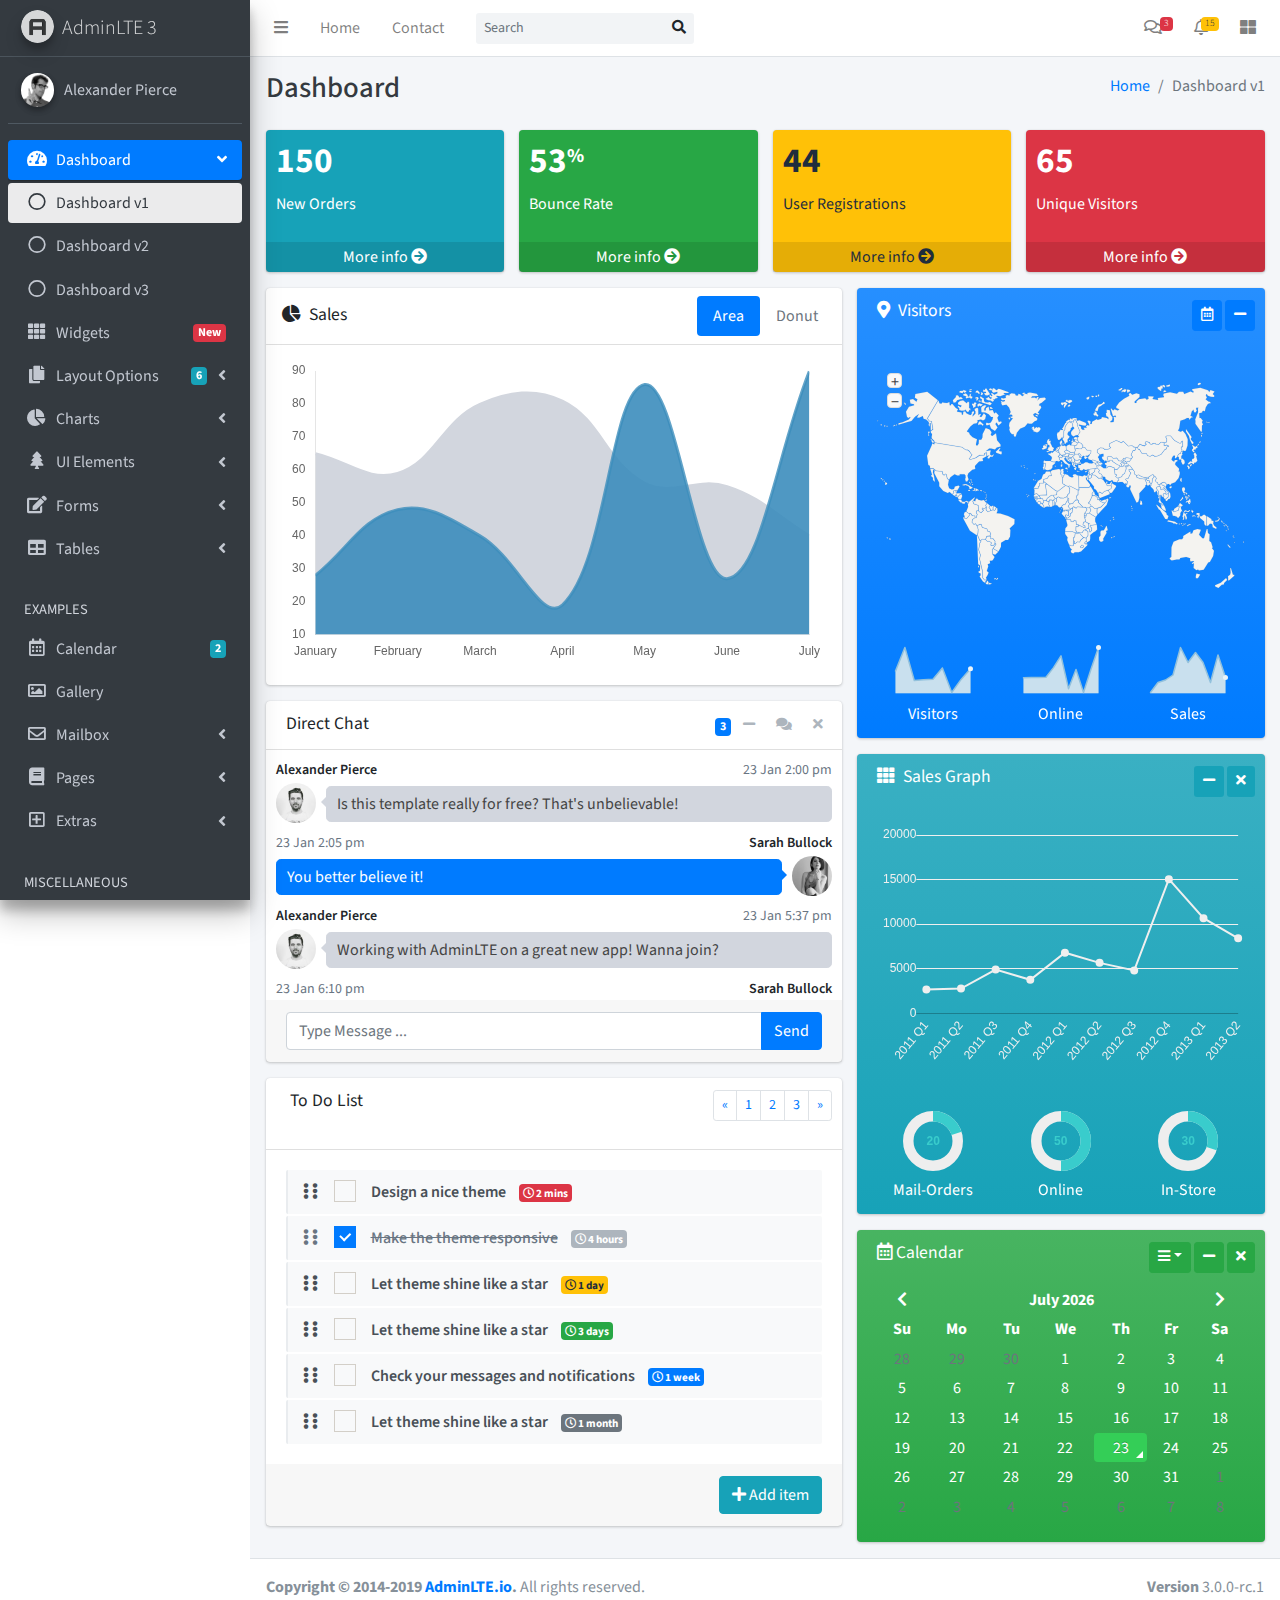
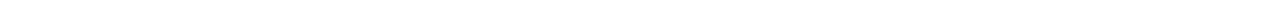
<file: AdminLTE-3.0.0-rc.1/index.html>
<!DOCTYPE html>
<html>
<head>
  <meta charset="utf-8">
  <meta http-equiv="X-UA-Compatible" content="IE=edge">
  <title>AdminLTE 3 | Dashboard</title>
  <!-- Tell the browser to be responsive to screen width -->
  <meta name="viewport" content="width=device-width, initial-scale=1">
  <!-- Font Awesome -->
  <link rel="stylesheet" href="plugins/fontawesome-free/css/all.min.css">
  <!-- Ionicons -->
  <link rel="stylesheet" href="https://code.ionicframework.com/ionicons/2.0.1/css/ionicons.min.css">
  <!-- Tempusdominus Bbootstrap 4 -->
  <link rel="stylesheet" href="plugins/tempusdominus-bootstrap-4/css/tempusdominus-bootstrap-4.min.css">
  <!-- iCheck -->
  <link rel="stylesheet" href="plugins/icheck-bootstrap/icheck-bootstrap.min.css">
  <!-- JQVMap -->
  <link rel="stylesheet" href="plugins/jqvmap/jqvmap.min.css">
  <!-- Theme style -->
  <link rel="stylesheet" href="dist/css/adminlte.min.css">
  <!-- overlayScrollbars -->
  <link rel="stylesheet" href="plugins/overlayScrollbars/css/OverlayScrollbars.min.css">
  <!-- Daterange picker -->
  <link rel="stylesheet" href="plugins/daterangepicker/daterangepicker.css">
  <!-- summernote -->
  <link rel="stylesheet" href="plugins/summernote/summernote-bs4.css">
  <!-- Google Font: Source Sans Pro -->
  <link href="https://fonts.googleapis.com/css?family=Source+Sans+Pro:300,400,400i,700" rel="stylesheet">
</head>
<body class="hold-transition sidebar-mini layout-fixed">
<div class="wrapper">

  <!-- Navbar -->
  <nav class="main-header navbar navbar-expand navbar-white navbar-light">
    <!-- Left navbar links -->
    <ul class="navbar-nav">
      <li class="nav-item">
        <a class="nav-link" data-widget="pushmenu" href="#"><i class="fas fa-bars"></i></a>
      </li>
      <li class="nav-item d-none d-sm-inline-block">
        <a href="index3.html" class="nav-link">Home</a>
      </li>
      <li class="nav-item d-none d-sm-inline-block">
        <a href="#" class="nav-link">Contact</a>
      </li>
    </ul>

    <!-- SEARCH FORM -->
    <form class="form-inline ml-3">
      <div class="input-group input-group-sm">
        <input class="form-control form-control-navbar" type="search" placeholder="Search" aria-label="Search">
        <div class="input-group-append">
          <button class="btn btn-navbar" type="submit">
            <i class="fas fa-search"></i>
          </button>
        </div>
      </div>
    </form>

    <!-- Right navbar links -->
    <ul class="navbar-nav ml-auto">
      <!-- Messages Dropdown Menu -->
      <li class="nav-item dropdown">
        <a class="nav-link" data-toggle="dropdown" href="#">
          <i class="far fa-comments"></i>
          <span class="badge badge-danger navbar-badge">3</span>
        </a>
        <div class="dropdown-menu dropdown-menu-lg dropdown-menu-right">
          <a href="#" class="dropdown-item">
            <!-- Message Start -->
            <div class="media">
              <img src="dist/img/user1-128x128.jpg" alt="User Avatar" class="img-size-50 mr-3 img-circle">
              <div class="media-body">
                <h3 class="dropdown-item-title">
                  Brad Diesel
                  <span class="float-right text-sm text-danger"><i class="fas fa-star"></i></span>
                </h3>
                <p class="text-sm">Call me whenever you can...</p>
                <p class="text-sm text-muted"><i class="far fa-clock mr-1"></i> 4 Hours Ago</p>
              </div>
            </div>
            <!-- Message End -->
          </a>
          <div class="dropdown-divider"></div>
          <a href="#" class="dropdown-item">
            <!-- Message Start -->
            <div class="media">
              <img src="dist/img/user8-128x128.jpg" alt="User Avatar" class="img-size-50 img-circle mr-3">
              <div class="media-body">
                <h3 class="dropdown-item-title">
                  John Pierce
                  <span class="float-right text-sm text-muted"><i class="fas fa-star"></i></span>
                </h3>
                <p class="text-sm">I got your message bro</p>
                <p class="text-sm text-muted"><i class="far fa-clock mr-1"></i> 4 Hours Ago</p>
              </div>
            </div>
            <!-- Message End -->
          </a>
          <div class="dropdown-divider"></div>
          <a href="#" class="dropdown-item">
            <!-- Message Start -->
            <div class="media">
              <img src="dist/img/user3-128x128.jpg" alt="User Avatar" class="img-size-50 img-circle mr-3">
              <div class="media-body">
                <h3 class="dropdown-item-title">
                  Nora Silvester
                  <span class="float-right text-sm text-warning"><i class="fas fa-star"></i></span>
                </h3>
                <p class="text-sm">The subject goes here</p>
                <p class="text-sm text-muted"><i class="far fa-clock mr-1"></i> 4 Hours Ago</p>
              </div>
            </div>
            <!-- Message End -->
          </a>
          <div class="dropdown-divider"></div>
          <a href="#" class="dropdown-item dropdown-footer">See All Messages</a>
        </div>
      </li>
      <!-- Notifications Dropdown Menu -->
      <li class="nav-item dropdown">
        <a class="nav-link" data-toggle="dropdown" href="#">
          <i class="far fa-bell"></i>
          <span class="badge badge-warning navbar-badge">15</span>
        </a>
        <div class="dropdown-menu dropdown-menu-lg dropdown-menu-right">
          <span class="dropdown-item dropdown-header">15 Notifications</span>
          <div class="dropdown-divider"></div>
          <a href="#" class="dropdown-item">
            <i class="fas fa-envelope mr-2"></i> 4 new messages
            <span class="float-right text-muted text-sm">3 mins</span>
          </a>
          <div class="dropdown-divider"></div>
          <a href="#" class="dropdown-item">
            <i class="fas fa-users mr-2"></i> 8 friend requests
            <span class="float-right text-muted text-sm">12 hours</span>
          </a>
          <div class="dropdown-divider"></div>
          <a href="#" class="dropdown-item">
            <i class="fas fa-file mr-2"></i> 3 new reports
            <span class="float-right text-muted text-sm">2 days</span>
          </a>
          <div class="dropdown-divider"></div>
          <a href="#" class="dropdown-item dropdown-footer">See All Notifications</a>
        </div>
      </li>
      <li class="nav-item">
        <a class="nav-link" data-widget="control-sidebar" data-slide="true" href="#">
          <i class="fas fa-th-large"></i>
        </a>
      </li>
    </ul>
  </nav>
  <!-- /.navbar -->

  <!-- Main Sidebar Container -->
  <aside class="main-sidebar sidebar-dark-primary elevation-4">
    <!-- Brand Logo -->
    <a href="index3.html" class="brand-link">
      <img src="dist/img/AdminLTELogo.png" alt="AdminLTE Logo" class="brand-image img-circle elevation-3"
           style="opacity: .8">
      <span class="brand-text font-weight-light">AdminLTE 3</span>
    </a>

    <!-- Sidebar -->
    <div class="sidebar">
      <!-- Sidebar user panel (optional) -->
      <div class="user-panel mt-3 pb-3 mb-3 d-flex">
        <div class="image">
          <img src="dist/img/user2-160x160.jpg" class="img-circle elevation-2" alt="User Image">
        </div>
        <div class="info">
          <a href="#" class="d-block">Alexander Pierce</a>
        </div>
      </div>

      <!-- Sidebar Menu -->
      <nav class="mt-2">
        <ul class="nav nav-pills nav-sidebar flex-column" data-widget="treeview" role="menu" data-accordion="false">
          <!-- Add icons to the links using the .nav-icon class
               with font-awesome or any other icon font library -->
          <li class="nav-item has-treeview menu-open">
            <a href="#" class="nav-link active">
              <i class="nav-icon fas fa-tachometer-alt"></i>
              <p>
                Dashboard
                <i class="right fas fa-angle-left"></i>
              </p>
            </a>
            <ul class="nav nav-treeview">
              <li class="nav-item">
                <a href="./index.html" class="nav-link active">
                  <i class="far fa-circle nav-icon"></i>
                  <p>Dashboard v1</p>
                </a>
              </li>
              <li class="nav-item">
                <a href="./index2.html" class="nav-link">
                  <i class="far fa-circle nav-icon"></i>
                  <p>Dashboard v2</p>
                </a>
              </li>
              <li class="nav-item">
                <a href="./index3.html" class="nav-link">
                  <i class="far fa-circle nav-icon"></i>
                  <p>Dashboard v3</p>
                </a>
              </li>
            </ul>
          </li>
          <li class="nav-item">
            <a href="pages/widgets.html" class="nav-link">
              <i class="nav-icon fas fa-th"></i>
              <p>
                Widgets
                <span class="right badge badge-danger">New</span>
              </p>
            </a>
          </li>
          <li class="nav-item has-treeview">
            <a href="#" class="nav-link">
              <i class="nav-icon fas fa-copy"></i>
              <p>
                Layout Options
                <i class="fas fa-angle-left right"></i>
                <span class="badge badge-info right">6</span>
              </p>
            </a>
            <ul class="nav nav-treeview">
              <li class="nav-item">
                <a href="pages/layout/top-nav.html" class="nav-link">
                  <i class="far fa-circle nav-icon"></i>
                  <p>Top Navigation</p>
                </a>
              </li>
              <li class="nav-item">
                <a href="pages/layout/boxed.html" class="nav-link">
                  <i class="far fa-circle nav-icon"></i>
                  <p>Boxed</p>
                </a>
              </li>
              <li class="nav-item">
                <a href="pages/layout/fixed-sidebar.html" class="nav-link">
                  <i class="far fa-circle nav-icon"></i>
                  <p>Fixed Sidebar</p>
                </a>
              </li>
              <li class="nav-item">
                <a href="pages/layout/fixed-topnav.html" class="nav-link">
                  <i class="far fa-circle nav-icon"></i>
                  <p>Fixed Navbar</p>
                </a>
              </li>
              <li class="nav-item">
                <a href="pages/layout/fixed-footer.html" class="nav-link">
                  <i class="far fa-circle nav-icon"></i>
                  <p>Fixed Footer</p>
                </a>
              </li>
              <li class="nav-item">
                <a href="pages/layout/collapsed-sidebar.html" class="nav-link">
                  <i class="far fa-circle nav-icon"></i>
                  <p>Collapsed Sidebar</p>
                </a>
              </li>
            </ul>
          </li>
          <li class="nav-item has-treeview">
            <a href="#" class="nav-link">
              <i class="nav-icon fas fa-chart-pie"></i>
              <p>
                Charts
                <i class="right fas fa-angle-left"></i>
              </p>
            </a>
            <ul class="nav nav-treeview">
              <li class="nav-item">
                <a href="pages/charts/chartjs.html" class="nav-link">
                  <i class="far fa-circle nav-icon"></i>
                  <p>ChartJS</p>
                </a>
              </li>
              <li class="nav-item">
                <a href="pages/charts/flot.html" class="nav-link">
                  <i class="far fa-circle nav-icon"></i>
                  <p>Flot</p>
                </a>
              </li>
              <li class="nav-item">
                <a href="pages/charts/inline.html" class="nav-link">
                  <i class="far fa-circle nav-icon"></i>
                  <p>Inline</p>
                </a>
              </li>
            </ul>
          </li>
          <li class="nav-item has-treeview">
            <a href="#" class="nav-link">
              <i class="nav-icon fas fa-tree"></i>
              <p>
                UI Elements
                <i class="fas fa-angle-left right"></i>
              </p>
            </a>
            <ul class="nav nav-treeview">
              <li class="nav-item">
                <a href="pages/UI/general.html" class="nav-link">
                  <i class="far fa-circle nav-icon"></i>
                  <p>General</p>
                </a>
              </li>
              <li class="nav-item">
                <a href="pages/UI/icons.html" class="nav-link">
                  <i class="far fa-circle nav-icon"></i>
                  <p>Icons</p>
                </a>
              </li>
              <li class="nav-item">
                <a href="pages/UI/buttons.html" class="nav-link">
                  <i class="far fa-circle nav-icon"></i>
                  <p>Buttons</p>
                </a>
              </li>
              <li class="nav-item">
                <a href="pages/UI/sliders.html" class="nav-link">
                  <i class="far fa-circle nav-icon"></i>
                  <p>Sliders</p>
                </a>
              </li>
              <li class="nav-item">
                <a href="pages/UI/modals.html" class="nav-link">
                  <i class="far fa-circle nav-icon"></i>
                  <p>Modals & Alerts</p>
                </a>
              </li>
              <li class="nav-item">
                <a href="pages/UI/navbar.html" class="nav-link">
                  <i class="far fa-circle nav-icon"></i>
                  <p>Navbar & Tabs</p>
                </a>
              </li>
              <li class="nav-item">
                <a href="pages/UI/timeline.html" class="nav-link">
                  <i class="far fa-circle nav-icon"></i>
                  <p>Timeline</p>
                </a>
              </li>
              <li class="nav-item">
                <a href="pages/UI/ribbons.html" class="nav-link">
                  <i class="far fa-circle nav-icon"></i>
                  <p>Ribbons</p>
                </a>
              </li>
            </ul>
          </li>
          <li class="nav-item has-treeview">
            <a href="#" class="nav-link">
              <i class="nav-icon fas fa-edit"></i>
              <p>
                Forms
                <i class="fas fa-angle-left right"></i>
              </p>
            </a>
            <ul class="nav nav-treeview">
              <li class="nav-item">
                <a href="pages/forms/general.html" class="nav-link">
                  <i class="far fa-circle nav-icon"></i>
                  <p>General Elements</p>
                </a>
              </li>
              <li class="nav-item">
                <a href="pages/forms/advanced.html" class="nav-link">
                  <i class="far fa-circle nav-icon"></i>
                  <p>Advanced Elements</p>
                </a>
              </li>
              <li class="nav-item">
                <a href="pages/forms/editors.html" class="nav-link">
                  <i class="far fa-circle nav-icon"></i>
                  <p>Editors</p>
                </a>
              </li>
            </ul>
          </li>
          <li class="nav-item has-treeview">
            <a href="#" class="nav-link">
              <i class="nav-icon fas fa-table"></i>
              <p>
                Tables
                <i class="fas fa-angle-left right"></i>
              </p>
            </a>
            <ul class="nav nav-treeview">
              <li class="nav-item">
                <a href="pages/tables/simple.html" class="nav-link">
                  <i class="far fa-circle nav-icon"></i>
                  <p>Simple Tables</p>
                </a>
              </li>
              <li class="nav-item">
                <a href="pages/tables/data.html" class="nav-link">
                  <i class="far fa-circle nav-icon"></i>
                  <p>DataTables</p>
                </a>
              </li>
              <li class="nav-item">
                <a href="pages/tables/jsgrid.html" class="nav-link">
                  <i class="far fa-circle nav-icon"></i>
                  <p>jsGrid</p>
                </a>
              </li>
            </ul>
          </li>
          <li class="nav-header">EXAMPLES</li>
          <li class="nav-item">
            <a href="pages/calendar.html" class="nav-link">
              <i class="nav-icon far fa-calendar-alt"></i>
              <p>
                Calendar
                <span class="badge badge-info right">2</span>
              </p>
            </a>
          </li>
          <li class="nav-item">
            <a href="pages/gallery.html" class="nav-link">
              <i class="nav-icon far fa-image"></i>
              <p>
                Gallery
              </p>
            </a>
          </li>
          <li class="nav-item has-treeview">
            <a href="#" class="nav-link">
              <i class="nav-icon far fa-envelope"></i>
              <p>
                Mailbox
                <i class="fas fa-angle-left right"></i>
              </p>
            </a>
            <ul class="nav nav-treeview">
              <li class="nav-item">
                <a href="pages/mailbox/mailbox.html" class="nav-link">
                  <i class="far fa-circle nav-icon"></i>
                  <p>Inbox</p>
                </a>
              </li>
              <li class="nav-item">
                <a href="pages/mailbox/compose.html" class="nav-link">
                  <i class="far fa-circle nav-icon"></i>
                  <p>Compose</p>
                </a>
              </li>
              <li class="nav-item">
                <a href="pages/mailbox/read-mail.html" class="nav-link">
                  <i class="far fa-circle nav-icon"></i>
                  <p>Read</p>
                </a>
              </li>
            </ul>
          </li>
          <li class="nav-item has-treeview">
            <a href="#" class="nav-link">
              <i class="nav-icon fas fa-book"></i>
              <p>
                Pages
                <i class="fas fa-angle-left right"></i>
              </p>
            </a>
            <ul class="nav nav-treeview">
              <li class="nav-item">
                <a href="pages/examples/invoice.html" class="nav-link">
                  <i class="far fa-circle nav-icon"></i>
                  <p>Invoice</p>
                </a>
              </li>
              <li class="nav-item">
                <a href="pages/examples/profile.html" class="nav-link">
                  <i class="far fa-circle nav-icon"></i>
                  <p>Profile</p>
                </a>
              </li>
              <li class="nav-item">
                <a href="pages/examples/e_commerce.html" class="nav-link">
                  <i class="far fa-circle nav-icon"></i>
                  <p>E-commerce</p>
                </a>
              </li>
              <li class="nav-item">
                <a href="pages/examples/projects.html" class="nav-link">
                  <i class="far fa-circle nav-icon"></i>
                  <p>Projects</p>
                </a>
              </li>
              <li class="nav-item">
                <a href="pages/examples/project_add.html" class="nav-link">
                  <i class="far fa-circle nav-icon"></i>
                  <p>Project Add</p>
                </a>
              </li>
              <li class="nav-item">
                <a href="pages/examples/project_edit.html" class="nav-link">
                  <i class="far fa-circle nav-icon"></i>
                  <p>Project Edit</p>
                </a>
              </li>
              <li class="nav-item">
                <a href="pages/examples/project_detail.html" class="nav-link">
                  <i class="far fa-circle nav-icon"></i>
                  <p>Project Detail</p>
                </a>
              </li>
              <li class="nav-item">
                <a href="pages/examples/contacts.html" class="nav-link">
                  <i class="far fa-circle nav-icon"></i>
                  <p>Contacts</p>
                </a>
              </li>
            </ul>
          </li>
          <li class="nav-item has-treeview">
            <a href="#" class="nav-link">
              <i class="nav-icon far fa-plus-square"></i>
              <p>
                Extras
                <i class="fas fa-angle-left right"></i>
              </p>
            </a>
            <ul class="nav nav-treeview">
              <li class="nav-item">
                <a href="pages/examples/login.html" class="nav-link">
                  <i class="far fa-circle nav-icon"></i>
                  <p>Login</p>
                </a>
              </li>
              <li class="nav-item">
                <a href="pages/examples/register.html" class="nav-link">
                  <i class="far fa-circle nav-icon"></i>
                  <p>Register</p>
                </a>
              </li>
              <li class="nav-item">
                <a href="pages/examples/lockscreen.html" class="nav-link">
                  <i class="far fa-circle nav-icon"></i>
                  <p>Lockscreen</p>
                </a>
              </li>
              <li class="nav-item">
                <a href="pages/examples/legacy-user-menu.html" class="nav-link">
                  <i class="far fa-circle nav-icon"></i>
                  <p>Legacy User Menu</p>
                </a>
              </li>
              <li class="nav-item">
                <a href="pages/examples/language-menu.html" class="nav-link">
                  <i class="far fa-circle nav-icon"></i>
                  <p>Language Menu</p>
                </a>
              </li>
              <li class="nav-item">
                <a href="pages/examples/404.html" class="nav-link">
                  <i class="far fa-circle nav-icon"></i>
                  <p>Error 404</p>
                </a>
              </li>
              <li class="nav-item">
                <a href="pages/examples/500.html" class="nav-link">
                  <i class="far fa-circle nav-icon"></i>
                  <p>Error 500</p>
                </a>
              </li>
              <li class="nav-item">
                <a href="pages/examples/blank.html" class="nav-link">
                  <i class="far fa-circle nav-icon"></i>
                  <p>Blank Page</p>
                </a>
              </li>
              <li class="nav-item">
                <a href="starter.html" class="nav-link">
                  <i class="far fa-circle nav-icon"></i>
                  <p>Starter Page</p>
                </a>
              </li>
            </ul>
          </li>
          <li class="nav-header">MISCELLANEOUS</li>
          <li class="nav-item">
            <a href="https://adminlte.io/docs/3.0" class="nav-link">
              <i class="nav-icon fas fa-file"></i>
              <p>Documentation</p>
            </a>
          </li>
          <li class="nav-header">LABELS</li>
          <li class="nav-item">
            <a href="#" class="nav-link">
              <i class="nav-icon far fa-circle text-danger"></i>
              <p class="text">Important</p>
            </a>
          </li>
          <li class="nav-item">
            <a href="#" class="nav-link">
              <i class="nav-icon far fa-circle text-warning"></i>
              <p>Warning</p>
            </a>
          </li>
          <li class="nav-item">
            <a href="#" class="nav-link">
              <i class="nav-icon far fa-circle text-info"></i>
              <p>Informational</p>
            </a>
          </li>
        </ul>
      </nav>
      <!-- /.sidebar-menu -->
    </div>
    <!-- /.sidebar -->
  </aside>

  <!-- Content Wrapper. Contains page content -->
  <div class="content-wrapper">
    <!-- Content Header (Page header) -->
    <div class="content-header">
      <div class="container-fluid">
        <div class="row mb-2">
          <div class="col-sm-6">
            <h1 class="m-0 text-dark">Dashboard</h1>
          </div><!-- /.col -->
          <div class="col-sm-6">
            <ol class="breadcrumb float-sm-right">
              <li class="breadcrumb-item"><a href="#">Home</a></li>
              <li class="breadcrumb-item active">Dashboard v1</li>
            </ol>
          </div><!-- /.col -->
        </div><!-- /.row -->
      </div><!-- /.container-fluid -->
    </div>
    <!-- /.content-header -->

    <!-- Main content -->
    <section class="content">
      <div class="container-fluid">
        <!-- Small boxes (Stat box) -->
        <div class="row">
          <div class="col-lg-3 col-6">
            <!-- small box -->
            <div class="small-box bg-info">
              <div class="inner">
                <h3>150</h3>

                <p>New Orders</p>
              </div>
              <div class="icon">
                <i class="ion ion-bag"></i>
              </div>
              <a href="#" class="small-box-footer">More info <i class="fas fa-arrow-circle-right"></i></a>
            </div>
          </div>
          <!-- ./col -->
          <div class="col-lg-3 col-6">
            <!-- small box -->
            <div class="small-box bg-success">
              <div class="inner">
                <h3>53<sup style="font-size: 20px">%</sup></h3>

                <p>Bounce Rate</p>
              </div>
              <div class="icon">
                <i class="ion ion-stats-bars"></i>
              </div>
              <a href="#" class="small-box-footer">More info <i class="fas fa-arrow-circle-right"></i></a>
            </div>
          </div>
          <!-- ./col -->
          <div class="col-lg-3 col-6">
            <!-- small box -->
            <div class="small-box bg-warning">
              <div class="inner">
                <h3>44</h3>

                <p>User Registrations</p>
              </div>
              <div class="icon">
                <i class="ion ion-person-add"></i>
              </div>
              <a href="#" class="small-box-footer">More info <i class="fas fa-arrow-circle-right"></i></a>
            </div>
          </div>
          <!-- ./col -->
          <div class="col-lg-3 col-6">
            <!-- small box -->
            <div class="small-box bg-danger">
              <div class="inner">
                <h3>65</h3>

                <p>Unique Visitors</p>
              </div>
              <div class="icon">
                <i class="ion ion-pie-graph"></i>
              </div>
              <a href="#" class="small-box-footer">More info <i class="fas fa-arrow-circle-right"></i></a>
            </div>
          </div>
          <!-- ./col -->
        </div>
        <!-- /.row -->
        <!-- Main row -->
        <div class="row">
          <!-- Left col -->
          <section class="col-lg-7 connectedSortable">
            <!-- Custom tabs (Charts with tabs)-->
            <div class="card">
              <div class="card-header d-flex p-0">
                <h3 class="card-title p-3">
                  <i class="fas fa-chart-pie mr-1"></i>
                  Sales
                </h3>
                <ul class="nav nav-pills ml-auto p-2">
                  <li class="nav-item">
                    <a class="nav-link active" href="#revenue-chart" data-toggle="tab">Area</a>
                  </li>
                  <li class="nav-item">
                    <a class="nav-link" href="#sales-chart" data-toggle="tab">Donut</a>
                  </li>
                </ul>
              </div><!-- /.card-header -->
              <div class="card-body">
                <div class="tab-content p-0">
                  <!-- Morris chart - Sales -->
                  <div class="chart tab-pane active" id="revenue-chart"
                       style="position: relative; height: 300px;">
                      <canvas id="revenue-chart-canvas" height="300" style="height: 300px;"></canvas>                         
                   </div>
                  <div class="chart tab-pane" id="sales-chart" style="position: relative; height: 300px;">
                    <canvas id="sales-chart-canvas" height="300" style="height: 300px;"></canvas>                         
                  </div>  
                </div>
              </div><!-- /.card-body -->
            </div>
            <!-- /.card -->

            <!-- DIRECT CHAT -->
            <div class="card direct-chat direct-chat-primary">
              <div class="card-header">
                <h3 class="card-title">Direct Chat</h3>

                <div class="card-tools">
                  <span data-toggle="tooltip" title="3 New Messages" class="badge badge-primary">3</span>
                  <button type="button" class="btn btn-tool" data-card-widget="collapse">
                    <i class="fas fa-minus"></i>
                  </button>
                  <button type="button" class="btn btn-tool" data-toggle="tooltip" title="Contacts"
                          data-widget="chat-pane-toggle">
                    <i class="fas fa-comments"></i>
                  </button>
                  <button type="button" class="btn btn-tool" data-card-widget="remove"><i class="fas fa-times"></i>
                  </button>
                </div>
              </div>
              <!-- /.card-header -->
              <div class="card-body">
                <!-- Conversations are loaded here -->
                <div class="direct-chat-messages">
                  <!-- Message. Default to the left -->
                  <div class="direct-chat-msg">
                    <div class="direct-chat-infos clearfix">
                      <span class="direct-chat-name float-left">Alexander Pierce</span>
                      <span class="direct-chat-timestamp float-right">23 Jan 2:00 pm</span>
                    </div>
                    <!-- /.direct-chat-infos -->
                    <img class="direct-chat-img" src="dist/img/user1-128x128.jpg" alt="message user image">
                    <!-- /.direct-chat-img -->
                    <div class="direct-chat-text">
                      Is this template really for free? That's unbelievable!
                    </div>
                    <!-- /.direct-chat-text -->
                  </div>
                  <!-- /.direct-chat-msg -->

                  <!-- Message to the right -->
                  <div class="direct-chat-msg right">
                    <div class="direct-chat-infos clearfix">
                      <span class="direct-chat-name float-right">Sarah Bullock</span>
                      <span class="direct-chat-timestamp float-left">23 Jan 2:05 pm</span>
                    </div>
                    <!-- /.direct-chat-infos -->
                    <img class="direct-chat-img" src="dist/img/user3-128x128.jpg" alt="message user image">
                    <!-- /.direct-chat-img -->
                    <div class="direct-chat-text">
                      You better believe it!
                    </div>
                    <!-- /.direct-chat-text -->
                  </div>
                  <!-- /.direct-chat-msg -->

                  <!-- Message. Default to the left -->
                  <div class="direct-chat-msg">
                    <div class="direct-chat-infos clearfix">
                      <span class="direct-chat-name float-left">Alexander Pierce</span>
                      <span class="direct-chat-timestamp float-right">23 Jan 5:37 pm</span>
                    </div>
                    <!-- /.direct-chat-infos -->
                    <img class="direct-chat-img" src="dist/img/user1-128x128.jpg" alt="message user image">
                    <!-- /.direct-chat-img -->
                    <div class="direct-chat-text">
                      Working with AdminLTE on a great new app! Wanna join?
                    </div>
                    <!-- /.direct-chat-text -->
                  </div>
                  <!-- /.direct-chat-msg -->

                  <!-- Message to the right -->
                  <div class="direct-chat-msg right">
                    <div class="direct-chat-infos clearfix">
                      <span class="direct-chat-name float-right">Sarah Bullock</span>
                      <span class="direct-chat-timestamp float-left">23 Jan 6:10 pm</span>
                    </div>
                    <!-- /.direct-chat-infos -->
                    <img class="direct-chat-img" src="dist/img/user3-128x128.jpg" alt="message user image">
                    <!-- /.direct-chat-img -->
                    <div class="direct-chat-text">
                      I would love to.
                    </div>
                    <!-- /.direct-chat-text -->
                  </div>
                  <!-- /.direct-chat-msg -->

                </div>
                <!--/.direct-chat-messages-->

                <!-- Contacts are loaded here -->
                <div class="direct-chat-contacts">
                  <ul class="contacts-list">
                    <li>
                      <a href="#">
                        <img class="contacts-list-img" src="dist/img/user1-128x128.jpg">

                        <div class="contacts-list-info">
                          <span class="contacts-list-name">
                            Count Dracula
                            <small class="contacts-list-date float-right">2/28/2015</small>
                          </span>
                          <span class="contacts-list-msg">How have you been? I was...</span>
                        </div>
                        <!-- /.contacts-list-info -->
                      </a>
                    </li>
                    <!-- End Contact Item -->
                    <li>
                      <a href="#">
                        <img class="contacts-list-img" src="dist/img/user7-128x128.jpg">

                        <div class="contacts-list-info">
                          <span class="contacts-list-name">
                            Sarah Doe
                            <small class="contacts-list-date float-right">2/23/2015</small>
                          </span>
                          <span class="contacts-list-msg">I will be waiting for...</span>
                        </div>
                        <!-- /.contacts-list-info -->
                      </a>
                    </li>
                    <!-- End Contact Item -->
                    <li>
                      <a href="#">
                        <img class="contacts-list-img" src="dist/img/user3-128x128.jpg">

                        <div class="contacts-list-info">
                          <span class="contacts-list-name">
                            Nadia Jolie
                            <small class="contacts-list-date float-right">2/20/2015</small>
                          </span>
                          <span class="contacts-list-msg">I'll call you back at...</span>
                        </div>
                        <!-- /.contacts-list-info -->
                      </a>
                    </li>
                    <!-- End Contact Item -->
                    <li>
                      <a href="#">
                        <img class="contacts-list-img" src="dist/img/user5-128x128.jpg">

                        <div class="contacts-list-info">
                          <span class="contacts-list-name">
                            Nora S. Vans
                            <small class="contacts-list-date float-right">2/10/2015</small>
                          </span>
                          <span class="contacts-list-msg">Where is your new...</span>
                        </div>
                        <!-- /.contacts-list-info -->
                      </a>
                    </li>
                    <!-- End Contact Item -->
                    <li>
                      <a href="#">
                        <img class="contacts-list-img" src="dist/img/user6-128x128.jpg">

                        <div class="contacts-list-info">
                          <span class="contacts-list-name">
                            John K.
                            <small class="contacts-list-date float-right">1/27/2015</small>
                          </span>
                          <span class="contacts-list-msg">Can I take a look at...</span>
                        </div>
                        <!-- /.contacts-list-info -->
                      </a>
                    </li>
                    <!-- End Contact Item -->
                    <li>
                      <a href="#">
                        <img class="contacts-list-img" src="dist/img/user8-128x128.jpg">

                        <div class="contacts-list-info">
                          <span class="contacts-list-name">
                            Kenneth M.
                            <small class="contacts-list-date float-right">1/4/2015</small>
                          </span>
                          <span class="contacts-list-msg">Never mind I found...</span>
                        </div>
                        <!-- /.contacts-list-info -->
                      </a>
                    </li>
                    <!-- End Contact Item -->
                  </ul>
                  <!-- /.contacts-list -->
                </div>
                <!-- /.direct-chat-pane -->
              </div>
              <!-- /.card-body -->
              <div class="card-footer">
                <form action="#" method="post">
                  <div class="input-group">
                    <input type="text" name="message" placeholder="Type Message ..." class="form-control">
                    <span class="input-group-append">
                      <button type="button" class="btn btn-primary">Send</button>
                    </span>
                  </div>
                </form>
              </div>
              <!-- /.card-footer-->
            </div>
            <!--/.direct-chat -->

            <!-- TO DO List -->
            <div class="card">
              <div class="card-header">
                <h3 class="card-title">
                  <i class="ion ion-clipboard mr-1"></i>
                  To Do List
                </h3>

                <div class="card-tools">
                  <ul class="pagination pagination-sm">
                    <li class="page-item"><a href="#" class="page-link">&laquo;</a></li>
                    <li class="page-item"><a href="#" class="page-link">1</a></li>
                    <li class="page-item"><a href="#" class="page-link">2</a></li>
                    <li class="page-item"><a href="#" class="page-link">3</a></li>
                    <li class="page-item"><a href="#" class="page-link">&raquo;</a></li>
                  </ul>
                </div>
              </div>
              <!-- /.card-header -->
              <div class="card-body">
                <ul class="todo-list" data-widget="todo-list">
                  <li>
                    <!-- drag handle -->
                    <span class="handle">
                      <i class="fas fa-ellipsis-v"></i>
                      <i class="fas fa-ellipsis-v"></i>
                    </span>
                    <!-- checkbox -->
                    <div  class="icheck-primary d-inline ml-2">
                      <input type="checkbox" value="" name="todo1" id="todoCheck1">
                      <label for="todoCheck1"></label>
                    </div>
                    <!-- todo text -->
                    <span class="text">Design a nice theme</span>
                    <!-- Emphasis label -->
                    <small class="badge badge-danger"><i class="far fa-clock"></i> 2 mins</small>
                    <!-- General tools such as edit or delete-->
                    <div class="tools">
                      <i class="fas fa-edit"></i>
                      <i class="fas fa-trash-o"></i>
                    </div>
                  </li>
                  <li>
                    <span class="handle">
                      <i class="fas fa-ellipsis-v"></i>
                      <i class="fas fa-ellipsis-v"></i>
                    </span>
                    <div  class="icheck-primary d-inline ml-2">
                      <input type="checkbox" value="" name="todo2" id="todoCheck2" checked>
                      <label for="todoCheck2"></label>
                    </div>
                    <span class="text">Make the theme responsive</span>
                    <small class="badge badge-info"><i class="far fa-clock"></i> 4 hours</small>
                    <div class="tools">
                      <i class="fas fa-edit"></i>
                      <i class="fas fa-trash-o"></i>
                    </div>
                  </li>
                  <li>
                    <span class="handle">
                      <i class="fas fa-ellipsis-v"></i>
                      <i class="fas fa-ellipsis-v"></i>
                    </span>
                    <div  class="icheck-primary d-inline ml-2">
                      <input type="checkbox" value="" name="todo3" id="todoCheck3">
                      <label for="todoCheck3"></label>
                    </div>
                    <span class="text">Let theme shine like a star</span>
                    <small class="badge badge-warning"><i class="far fa-clock"></i> 1 day</small>
                    <div class="tools">
                      <i class="fas fa-edit"></i>
                      <i class="fas fa-trash-o"></i>
                    </div>
                  </li>
                  <li>
                    <span class="handle">
                      <i class="fas fa-ellipsis-v"></i>
                      <i class="fas fa-ellipsis-v"></i>
                    </span>
                    <div  class="icheck-primary d-inline ml-2">
                      <input type="checkbox" value="" name="todo4" id="todoCheck4">
                      <label for="todoCheck4"></label>
                    </div>
                    <span class="text">Let theme shine like a star</span>
                    <small class="badge badge-success"><i class="far fa-clock"></i> 3 days</small>
                    <div class="tools">
                      <i class="fas fa-edit"></i>
                      <i class="fas fa-trash-o"></i>
                    </div>
                  </li>
                  <li>
                    <span class="handle">
                      <i class="fas fa-ellipsis-v"></i>
                      <i class="fas fa-ellipsis-v"></i>
                    </span>
                    <div  class="icheck-primary d-inline ml-2">
                      <input type="checkbox" value="" name="todo5" id="todoCheck5">
                      <label for="todoCheck5"></label>
                    </div>
                    <span class="text">Check your messages and notifications</span>
                    <small class="badge badge-primary"><i class="far fa-clock"></i> 1 week</small>
                    <div class="tools">
                      <i class="fas fa-edit"></i>
                      <i class="fas fa-trash-o"></i>
                    </div>
                  </li>
                  <li>
                    <span class="handle">
                      <i class="fas fa-ellipsis-v"></i>
                      <i class="fas fa-ellipsis-v"></i>
                    </span>
                    <div  class="icheck-primary d-inline ml-2">
                      <input type="checkbox" value="" name="todo6" id="todoCheck6">
                      <label for="todoCheck6"></label>
                    </div>
                    <span class="text">Let theme shine like a star</span>
                    <small class="badge badge-secondary"><i class="far fa-clock"></i> 1 month</small>
                    <div class="tools">
                      <i class="fas fa-edit"></i>
                      <i class="fas fa-trash-o"></i>
                    </div>
                  </li>
                </ul>
              </div>
              <!-- /.card-body -->
              <div class="card-footer clearfix">
                <button type="button" class="btn btn-info float-right"><i class="fas fa-plus"></i> Add item</button>
              </div>
            </div>
            <!-- /.card -->
          </section>
          <!-- /.Left col -->
          <!-- right col (We are only adding the ID to make the widgets sortable)-->
          <section class="col-lg-5 connectedSortable">

            <!-- Map card -->
            <div class="card bg-gradient-primary">
              <div class="card-header border-0">
                <h3 class="card-title">
                  <i class="fas fa-map-marker-alt mr-1"></i>
                  Visitors
                </h3>
                <!-- card tools -->
                <div class="card-tools">
                  <button type="button"
                          class="btn btn-primary btn-sm daterange"
                          data-toggle="tooltip"
                          title="Date range">
                    <i class="far fa-calendar-alt"></i>
                  </button>
                  <button type="button"
                          class="btn btn-primary btn-sm"
                          data-card-widget="collapse"
                          data-toggle="tooltip"
                          title="Collapse">
                    <i class="fas fa-minus"></i>
                  </button>
                </div>
                <!-- /.card-tools -->
              </div>
              <div class="card-body">
                <div id="world-map" style="height: 250px; width: 100%;"></div>
              </div>
              <!-- /.card-body-->
              <div class="card-footer bg-transparent">
                <div class="row">
                  <div class="col-4 text-center">
                    <div id="sparkline-1"></div>
                    <div class="text-white">Visitors</div>
                  </div>
                  <!-- ./col -->
                  <div class="col-4 text-center">
                    <div id="sparkline-2"></div>
                    <div class="text-white">Online</div>
                  </div>
                  <!-- ./col -->
                  <div class="col-4 text-center">
                    <div id="sparkline-3"></div>
                    <div class="text-white">Sales</div>
                  </div>
                  <!-- ./col -->
                </div>
                <!-- /.row -->
              </div>
            </div>
            <!-- /.card -->

            <!-- solid sales graph -->
            <div class="card bg-gradient-info">
              <div class="card-header border-0">
                <h3 class="card-title">
                  <i class="fas fa-th mr-1"></i>
                  Sales Graph
                </h3>

                <div class="card-tools">
                  <button type="button" class="btn bg-info btn-sm" data-card-widget="collapse">
                    <i class="fas fa-minus"></i>
                  </button>
                  <button type="button" class="btn bg-info btn-sm" data-card-widget="remove">
                    <i class="fas fa-times"></i>
                  </button>
                </div>
              </div>
              <div class="card-body">
                <canvas class="chart" id="line-chart" style="height: 250px;"></canvas>
              </div>
              <!-- /.card-body -->
              <div class="card-footer bg-transparent">
                <div class="row">
                  <div class="col-4 text-center">
                    <input type="text" class="knob" data-readonly="true" value="20" data-width="60" data-height="60"
                           data-fgColor="#39CCCC">

                    <div class="text-white">Mail-Orders</div>
                  </div>
                  <!-- ./col -->
                  <div class="col-4 text-center">
                    <input type="text" class="knob" data-readonly="true" value="50" data-width="60" data-height="60"
                           data-fgColor="#39CCCC">

                    <div class="text-white">Online</div>
                  </div>
                  <!-- ./col -->
                  <div class="col-4 text-center">
                    <input type="text" class="knob" data-readonly="true" value="30" data-width="60" data-height="60"
                           data-fgColor="#39CCCC">

                    <div class="text-white">In-Store</div>
                  </div>
                  <!-- ./col -->
                </div>
                <!-- /.row -->
              </div>
              <!-- /.card-footer -->
            </div>
            <!-- /.card -->

            <!-- Calendar -->
            <div class="card bg-gradient-success">
              <div class="card-header border-0">

                <h3 class="card-title">
                  <i class="far fa-calendar-alt"></i>
                  Calendar
                </h3>
                <!-- tools card -->
                <div class="card-tools">
                  <!-- button with a dropdown -->
                  <div class="btn-group">
                    <button type="button" class="btn btn-success btn-sm dropdown-toggle" data-toggle="dropdown">
                      <i class="fas fa-bars"></i></button>
                    <div class="dropdown-menu float-right" role="menu">
                      <a href="#" class="dropdown-item">Add new event</a>
                      <a href="#" class="dropdown-item">Clear events</a>
                      <div class="dropdown-divider"></div>
                      <a href="#" class="dropdown-item">View calendar</a>
                    </div>
                  </div>
                  <button type="button" class="btn btn-success btn-sm" data-card-widget="collapse">
                    <i class="fas fa-minus"></i>
                  </button>
                  <button type="button" class="btn btn-success btn-sm" data-card-widget="remove">
                    <i class="fas fa-times"></i>
                  </button>
                </div>
                <!-- /. tools -->
              </div>
              <!-- /.card-header -->
              <div class="card-body pt-0">
                <!--The calendar -->
                <div id="calendar" style="width: 100%"></div>
              </div>
              <!-- /.card-body -->
            </div>
            <!-- /.card -->
          </section>
          <!-- right col -->
        </div>
        <!-- /.row (main row) -->
      </div><!-- /.container-fluid -->
    </section>
    <!-- /.content -->
  </div>
  <!-- /.content-wrapper -->
  <footer class="main-footer">
    <strong>Copyright &copy; 2014-2019 <a href="http://adminlte.io">AdminLTE.io</a>.</strong>
    All rights reserved.
    <div class="float-right d-none d-sm-inline-block">
      <b>Version</b> 3.0.0-rc.1
    </div>
  </footer>

  <!-- Control Sidebar -->
  <aside class="control-sidebar control-sidebar-dark">
    <!-- Control sidebar content goes here -->
  </aside>
  <!-- /.control-sidebar -->
</div>
<!-- ./wrapper -->

<!-- jQuery -->
<script src="plugins/jquery/jquery.min.js"></script>
<!-- jQuery UI 1.11.4 -->
<script src="plugins/jquery-ui/jquery-ui.min.js"></script>
<!-- Resolve conflict in jQuery UI tooltip with Bootstrap tooltip -->
<script>
  $.widget.bridge('uibutton', $.ui.button)
</script>
<!-- Bootstrap 4 -->
<script src="plugins/bootstrap/js/bootstrap.bundle.min.js"></script>
<!-- ChartJS -->
<script src="plugins/chart.js/Chart.min.js"></script>
<!-- Sparkline -->
<script src="plugins/sparklines/sparkline.js"></script>
<!-- JQVMap -->
<script src="plugins/jqvmap/jquery.vmap.min.js"></script>
<script src="plugins/jqvmap/maps/jquery.vmap.world.js"></script>
<!-- jQuery Knob Chart -->
<script src="plugins/jquery-knob/jquery.knob.min.js"></script>
<!-- daterangepicker -->
<script src="plugins/moment/moment.min.js"></script>
<script src="plugins/daterangepicker/daterangepicker.js"></script>
<!-- Tempusdominus Bootstrap 4 -->
<script src="plugins/tempusdominus-bootstrap-4/js/tempusdominus-bootstrap-4.min.js"></script>
<!-- Summernote -->
<script src="plugins/summernote/summernote-bs4.min.js"></script>
<!-- overlayScrollbars -->
<script src="plugins/overlayScrollbars/js/jquery.overlayScrollbars.min.js"></script>
<!-- AdminLTE App -->
<script src="dist/js/adminlte.js"></script>
<!-- AdminLTE dashboard demo (This is only for demo purposes) -->
<script src="dist/js/pages/dashboard.js"></script>
<!-- AdminLTE for demo purposes -->
<script src="dist/js/demo.js"></script>
</body>
</html>
</file>
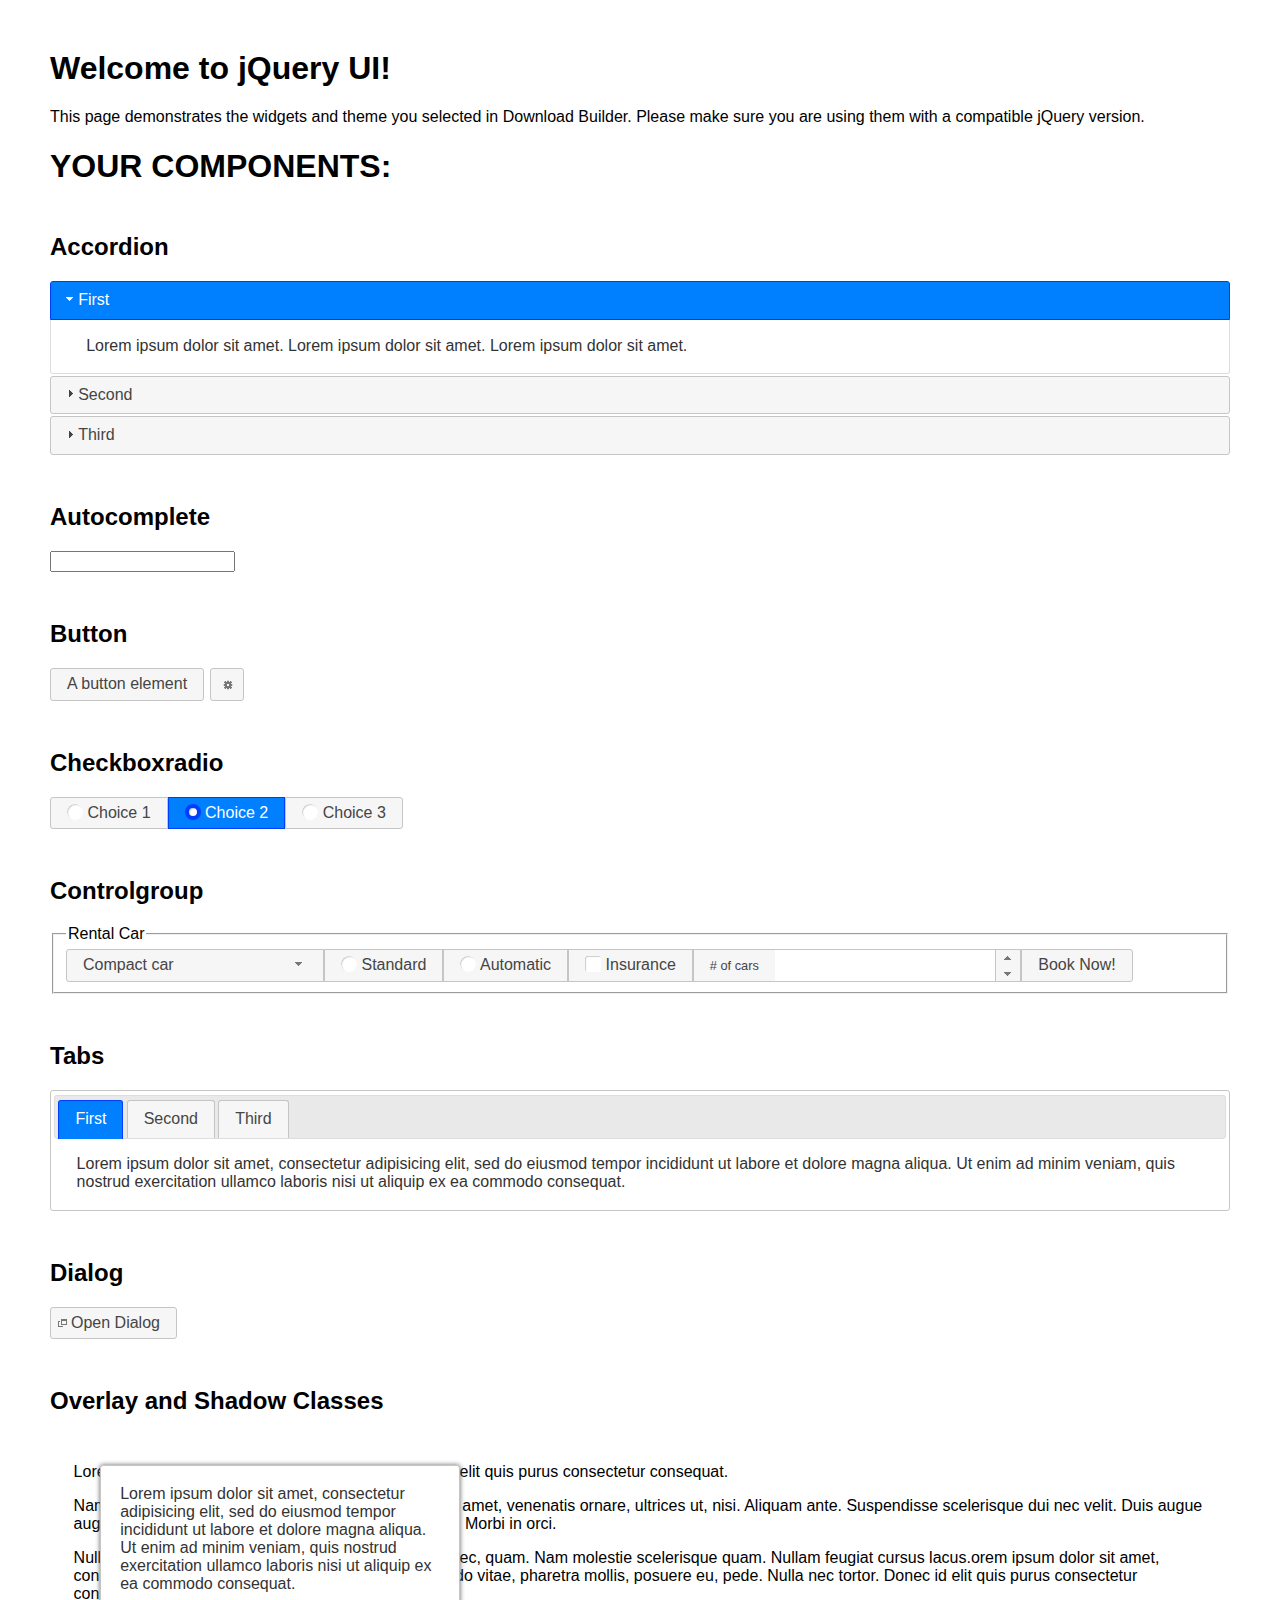
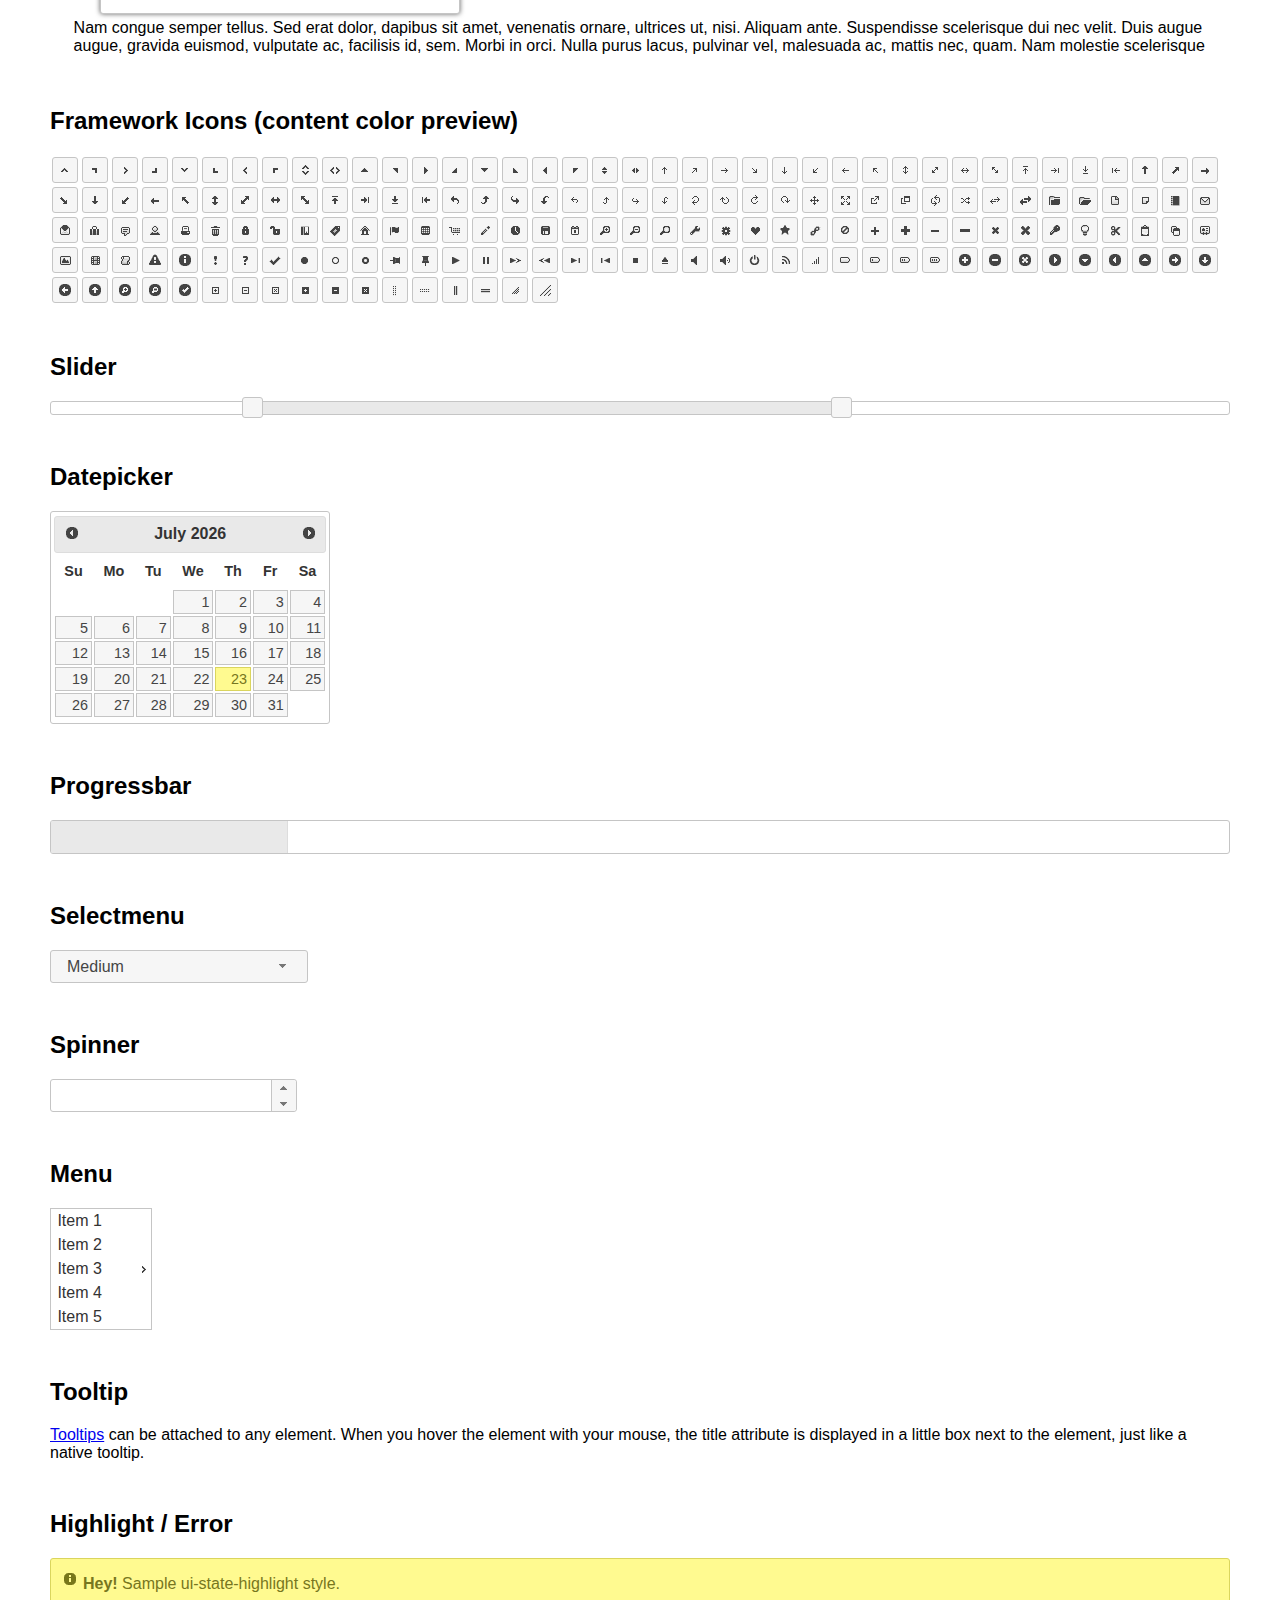
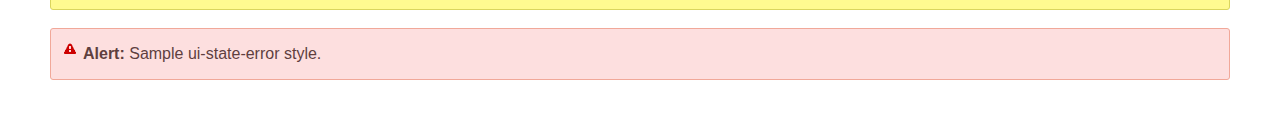
<file: AdminLTE-3.0.0-rc.1/plugins/jquery-ui/index.html>
<!doctype html>
<html lang="us">
<head>
	<meta charset="utf-8">
	<title>jQuery UI Example Page</title>
	<link href="jquery-ui.css" rel="stylesheet">
	<style>
	body{
		font-family: "Trebuchet MS", sans-serif;
		margin: 50px;
	}
	.demoHeaders {
		margin-top: 2em;
	}
	#dialog-link {
		padding: .4em 1em .4em 20px;
		text-decoration: none;
		position: relative;
	}
	#dialog-link span.ui-icon {
		margin: 0 5px 0 0;
		position: absolute;
		left: .2em;
		top: 50%;
		margin-top: -8px;
	}
	#icons {
		margin: 0;
		padding: 0;
	}
	#icons li {
		margin: 2px;
		position: relative;
		padding: 4px 0;
		cursor: pointer;
		float: left;
		list-style: none;
	}
	#icons span.ui-icon {
		float: left;
		margin: 0 4px;
	}
	.fakewindowcontain .ui-widget-overlay {
		position: absolute;
	}
	select {
		width: 200px;
	}
	</style>
</head>
<body>

<h1>Welcome to jQuery UI!</h1>

<div class="ui-widget">
	<p>This page demonstrates the widgets and theme you selected in Download Builder. Please make sure you are using them with a compatible jQuery version.</p>
</div>

<h1>YOUR COMPONENTS:</h1>


<!-- Accordion -->
<h2 class="demoHeaders">Accordion</h2>
<div id="accordion">
	<h3>First</h3>
	<div>Lorem ipsum dolor sit amet. Lorem ipsum dolor sit amet. Lorem ipsum dolor sit amet.</div>
	<h3>Second</h3>
	<div>Phasellus mattis tincidunt nibh.</div>
	<h3>Third</h3>
	<div>Nam dui erat, auctor a, dignissim quis.</div>
</div>



<!-- Autocomplete -->
<h2 class="demoHeaders">Autocomplete</h2>
<div>
	<input id="autocomplete" title="type &quot;a&quot;">
</div>



<!-- Button -->
<h2 class="demoHeaders">Button</h2>
<button id="button">A button element</button>
<button id="button-icon">An icon-only button</button>



<!-- Checkboxradio -->
<h2 class="demoHeaders">Checkboxradio</h2>
<form style="margin-top: 1em;">
	<div id="radioset">
		<input type="radio" id="radio1" name="radio"><label for="radio1">Choice 1</label>
		<input type="radio" id="radio2" name="radio" checked="checked"><label for="radio2">Choice 2</label>
		<input type="radio" id="radio3" name="radio"><label for="radio3">Choice 3</label>
	</div>
</form>



<!-- Controlgroup -->
<h2 class="demoHeaders">Controlgroup</h2>
<fieldset>
	<legend>Rental Car</legend>
	<div id="controlgroup">
		<select id="car-type">
			<option>Compact car</option>
			<option>Midsize car</option>
			<option>Full size car</option>
			<option>SUV</option>
			<option>Luxury</option>
			<option>Truck</option>
			<option>Van</option>
		</select>
		<label for="transmission-standard">Standard</label>
		<input type="radio" name="transmission" id="transmission-standard">
		<label for="transmission-automatic">Automatic</label>
		<input type="radio" name="transmission" id="transmission-automatic">
		<label for="insurance">Insurance</label>
		<input type="checkbox" name="insurance" id="insurance">
		<label for="horizontal-spinner" class="ui-controlgroup-label"># of cars</label>
		<input id="horizontal-spinner" class="ui-spinner-input">
		<button>Book Now!</button>
	</div>
</fieldset>



<!-- Tabs -->
<h2 class="demoHeaders">Tabs</h2>
<div id="tabs">
	<ul>
		<li><a href="#tabs-1">First</a></li>
		<li><a href="#tabs-2">Second</a></li>
		<li><a href="#tabs-3">Third</a></li>
	</ul>
	<div id="tabs-1">Lorem ipsum dolor sit amet, consectetur adipisicing elit, sed do eiusmod tempor incididunt ut labore et dolore magna aliqua. Ut enim ad minim veniam, quis nostrud exercitation ullamco laboris nisi ut aliquip ex ea commodo consequat.</div>
	<div id="tabs-2">Phasellus mattis tincidunt nibh. Cras orci urna, blandit id, pretium vel, aliquet ornare, felis. Maecenas scelerisque sem non nisl. Fusce sed lorem in enim dictum bibendum.</div>
	<div id="tabs-3">Nam dui erat, auctor a, dignissim quis, sollicitudin eu, felis. Pellentesque nisi urna, interdum eget, sagittis et, consequat vestibulum, lacus. Mauris porttitor ullamcorper augue.</div>
</div>



<h2 class="demoHeaders">Dialog</h2>
<p>
	<button id="dialog-link" class="ui-button ui-corner-all ui-widget">
		<span class="ui-icon ui-icon-newwin"></span>Open Dialog
	</button>
</p>

<h2 class="demoHeaders">Overlay and Shadow Classes</h2>
<div style="position: relative; width: 96%; height: 200px; padding:1% 2%; overflow:hidden;" class="fakewindowcontain">
	<p>Lorem ipsum dolor sit amet,  Nulla nec tortor. Donec id elit quis purus consectetur consequat. </p><p>Nam congue semper tellus. Sed erat dolor, dapibus sit amet, venenatis ornare, ultrices ut, nisi. Aliquam ante. Suspendisse scelerisque dui nec velit. Duis augue augue, gravida euismod, vulputate ac, facilisis id, sem. Morbi in orci. </p><p>Nulla purus lacus, pulvinar vel, malesuada ac, mattis nec, quam. Nam molestie scelerisque quam. Nullam feugiat cursus lacus.orem ipsum dolor sit amet, consectetur adipiscing elit. Donec libero risus, commodo vitae, pharetra mollis, posuere eu, pede. Nulla nec tortor. Donec id elit quis purus consectetur consequat. </p><p>Nam congue semper tellus. Sed erat dolor, dapibus sit amet, venenatis ornare, ultrices ut, nisi. Aliquam ante. Suspendisse scelerisque dui nec velit. Duis augue augue, gravida euismod, vulputate ac, facilisis id, sem. Morbi in orci. Nulla purus lacus, pulvinar vel, malesuada ac, mattis nec, quam. Nam molestie scelerisque quam. </p><p>Nullam feugiat cursus lacus.orem ipsum dolor sit amet, consectetur adipiscing elit. Donec libero risus, commodo vitae, pharetra mollis, posuere eu, pede. Nulla nec tortor. Donec id elit quis purus consectetur consequat. Nam congue semper tellus. Sed erat dolor, dapibus sit amet, venenatis ornare, ultrices ut, nisi. Aliquam ante. </p><p>Suspendisse scelerisque dui nec velit. Duis augue augue, gravida euismod, vulputate ac, facilisis id, sem. Morbi in orci. Nulla purus lacus, pulvinar vel, malesuada ac, mattis nec, quam. Nam molestie scelerisque quam. Nullam feugiat cursus lacus.orem ipsum dolor sit amet, consectetur adipiscing elit. Donec libero risus, commodo vitae, pharetra mollis, posuere eu, pede. Nulla nec tortor. Donec id elit quis purus consectetur consequat. Nam congue semper tellus. Sed erat dolor, dapibus sit amet, venenatis ornare, ultrices ut, nisi. </p>

	<!-- ui-dialog -->
	<div class="ui-widget-overlay ui-front"></div>
	<div style="position: absolute; width: 320px; left: 50px; top: 30px; padding: 1.2em" class="ui-widget ui-front ui-widget-content ui-corner-all ui-widget-shadow">
		Lorem ipsum dolor sit amet, consectetur adipisicing elit, sed do eiusmod tempor incididunt ut labore et dolore magna aliqua. Ut enim ad minim veniam, quis nostrud exercitation ullamco laboris nisi ut aliquip ex ea commodo consequat.
	</div>

</div>

<!-- ui-dialog -->
<div id="dialog" title="Dialog Title">
	<p>Lorem ipsum dolor sit amet, consectetur adipisicing elit, sed do eiusmod tempor incididunt ut labore et dolore magna aliqua. Ut enim ad minim veniam, quis nostrud exercitation ullamco laboris nisi ut aliquip ex ea commodo consequat.</p>
</div>



<h2 class="demoHeaders">Framework Icons (content color preview)</h2>
<ul id="icons" class="ui-widget ui-helper-clearfix">
	<li class="ui-state-default ui-corner-all" title=".ui-icon-caret-1-n"><span class="ui-icon ui-icon-caret-1-n"></span></li>
	<li class="ui-state-default ui-corner-all" title=".ui-icon-caret-1-ne"><span class="ui-icon ui-icon-caret-1-ne"></span></li>
	<li class="ui-state-default ui-corner-all" title=".ui-icon-caret-1-e"><span class="ui-icon ui-icon-caret-1-e"></span></li>
	<li class="ui-state-default ui-corner-all" title=".ui-icon-caret-1-se"><span class="ui-icon ui-icon-caret-1-se"></span></li>
	<li class="ui-state-default ui-corner-all" title=".ui-icon-caret-1-s"><span class="ui-icon ui-icon-caret-1-s"></span></li>
	<li class="ui-state-default ui-corner-all" title=".ui-icon-caret-1-sw"><span class="ui-icon ui-icon-caret-1-sw"></span></li>
	<li class="ui-state-default ui-corner-all" title=".ui-icon-caret-1-w"><span class="ui-icon ui-icon-caret-1-w"></span></li>
	<li class="ui-state-default ui-corner-all" title=".ui-icon-caret-1-nw"><span class="ui-icon ui-icon-caret-1-nw"></span></li>
	<li class="ui-state-default ui-corner-all" title=".ui-icon-caret-2-n-s"><span class="ui-icon ui-icon-caret-2-n-s"></span></li>
	<li class="ui-state-default ui-corner-all" title=".ui-icon-caret-2-e-w"><span class="ui-icon ui-icon-caret-2-e-w"></span></li>
	<li class="ui-state-default ui-corner-all" title=".ui-icon-triangle-1-n"><span class="ui-icon ui-icon-triangle-1-n"></span></li>
	<li class="ui-state-default ui-corner-all" title=".ui-icon-triangle-1-ne"><span class="ui-icon ui-icon-triangle-1-ne"></span></li>
	<li class="ui-state-default ui-corner-all" title=".ui-icon-triangle-1-e"><span class="ui-icon ui-icon-triangle-1-e"></span></li>
	<li class="ui-state-default ui-corner-all" title=".ui-icon-triangle-1-se"><span class="ui-icon ui-icon-triangle-1-se"></span></li>
	<li class="ui-state-default ui-corner-all" title=".ui-icon-triangle-1-s"><span class="ui-icon ui-icon-triangle-1-s"></span></li>
	<li class="ui-state-default ui-corner-all" title=".ui-icon-triangle-1-sw"><span class="ui-icon ui-icon-triangle-1-sw"></span></li>
	<li class="ui-state-default ui-corner-all" title=".ui-icon-triangle-1-w"><span class="ui-icon ui-icon-triangle-1-w"></span></li>
	<li class="ui-state-default ui-corner-all" title=".ui-icon-triangle-1-nw"><span class="ui-icon ui-icon-triangle-1-nw"></span></li>
	<li class="ui-state-default ui-corner-all" title=".ui-icon-triangle-2-n-s"><span class="ui-icon ui-icon-triangle-2-n-s"></span></li>
	<li class="ui-state-default ui-corner-all" title=".ui-icon-triangle-2-e-w"><span class="ui-icon ui-icon-triangle-2-e-w"></span></li>
	<li class="ui-state-default ui-corner-all" title=".ui-icon-arrow-1-n"><span class="ui-icon ui-icon-arrow-1-n"></span></li>
	<li class="ui-state-default ui-corner-all" title=".ui-icon-arrow-1-ne"><span class="ui-icon ui-icon-arrow-1-ne"></span></li>
	<li class="ui-state-default ui-corner-all" title=".ui-icon-arrow-1-e"><span class="ui-icon ui-icon-arrow-1-e"></span></li>
	<li class="ui-state-default ui-corner-all" title=".ui-icon-arrow-1-se"><span class="ui-icon ui-icon-arrow-1-se"></span></li>
	<li class="ui-state-default ui-corner-all" title=".ui-icon-arrow-1-s"><span class="ui-icon ui-icon-arrow-1-s"></span></li>
	<li class="ui-state-default ui-corner-all" title=".ui-icon-arrow-1-sw"><span class="ui-icon ui-icon-arrow-1-sw"></span></li>
	<li class="ui-state-default ui-corner-all" title=".ui-icon-arrow-1-w"><span class="ui-icon ui-icon-arrow-1-w"></span></li>
	<li class="ui-state-default ui-corner-all" title=".ui-icon-arrow-1-nw"><span class="ui-icon ui-icon-arrow-1-nw"></span></li>
	<li class="ui-state-default ui-corner-all" title=".ui-icon-arrow-2-n-s"><span class="ui-icon ui-icon-arrow-2-n-s"></span></li>
	<li class="ui-state-default ui-corner-all" title=".ui-icon-arrow-2-ne-sw"><span class="ui-icon ui-icon-arrow-2-ne-sw"></span></li>
	<li class="ui-state-default ui-corner-all" title=".ui-icon-arrow-2-e-w"><span class="ui-icon ui-icon-arrow-2-e-w"></span></li>
	<li class="ui-state-default ui-corner-all" title=".ui-icon-arrow-2-se-nw"><span class="ui-icon ui-icon-arrow-2-se-nw"></span></li>
	<li class="ui-state-default ui-corner-all" title=".ui-icon-arrowstop-1-n"><span class="ui-icon ui-icon-arrowstop-1-n"></span></li>
	<li class="ui-state-default ui-corner-all" title=".ui-icon-arrowstop-1-e"><span class="ui-icon ui-icon-arrowstop-1-e"></span></li>
	<li class="ui-state-default ui-corner-all" title=".ui-icon-arrowstop-1-s"><span class="ui-icon ui-icon-arrowstop-1-s"></span></li>
	<li class="ui-state-default ui-corner-all" title=".ui-icon-arrowstop-1-w"><span class="ui-icon ui-icon-arrowstop-1-w"></span></li>
	<li class="ui-state-default ui-corner-all" title=".ui-icon-arrowthick-1-n"><span class="ui-icon ui-icon-arrowthick-1-n"></span></li>
	<li class="ui-state-default ui-corner-all" title=".ui-icon-arrowthick-1-ne"><span class="ui-icon ui-icon-arrowthick-1-ne"></span></li>
	<li class="ui-state-default ui-corner-all" title=".ui-icon-arrowthick-1-e"><span class="ui-icon ui-icon-arrowthick-1-e"></span></li>
	<li class="ui-state-default ui-corner-all" title=".ui-icon-arrowthick-1-se"><span class="ui-icon ui-icon-arrowthick-1-se"></span></li>
	<li class="ui-state-default ui-corner-all" title=".ui-icon-arrowthick-1-s"><span class="ui-icon ui-icon-arrowthick-1-s"></span></li>
	<li class="ui-state-default ui-corner-all" title=".ui-icon-arrowthick-1-sw"><span class="ui-icon ui-icon-arrowthick-1-sw"></span></li>
	<li class="ui-state-default ui-corner-all" title=".ui-icon-arrowthick-1-w"><span class="ui-icon ui-icon-arrowthick-1-w"></span></li>
	<li class="ui-state-default ui-corner-all" title=".ui-icon-arrowthick-1-nw"><span class="ui-icon ui-icon-arrowthick-1-nw"></span></li>
	<li class="ui-state-default ui-corner-all" title=".ui-icon-arrowthick-2-n-s"><span class="ui-icon ui-icon-arrowthick-2-n-s"></span></li>
	<li class="ui-state-default ui-corner-all" title=".ui-icon-arrowthick-2-ne-sw"><span class="ui-icon ui-icon-arrowthick-2-ne-sw"></span></li>
	<li class="ui-state-default ui-corner-all" title=".ui-icon-arrowthick-2-e-w"><span class="ui-icon ui-icon-arrowthick-2-e-w"></span></li>
	<li class="ui-state-default ui-corner-all" title=".ui-icon-arrowthick-2-se-nw"><span class="ui-icon ui-icon-arrowthick-2-se-nw"></span></li>
	<li class="ui-state-default ui-corner-all" title=".ui-icon-arrowthickstop-1-n"><span class="ui-icon ui-icon-arrowthickstop-1-n"></span></li>
	<li class="ui-state-default ui-corner-all" title=".ui-icon-arrowthickstop-1-e"><span class="ui-icon ui-icon-arrowthickstop-1-e"></span></li>
	<li class="ui-state-default ui-corner-all" title=".ui-icon-arrowthickstop-1-s"><span class="ui-icon ui-icon-arrowthickstop-1-s"></span></li>
	<li class="ui-state-default ui-corner-all" title=".ui-icon-arrowthickstop-1-w"><span class="ui-icon ui-icon-arrowthickstop-1-w"></span></li>
	<li class="ui-state-default ui-corner-all" title=".ui-icon-arrowreturnthick-1-w"><span class="ui-icon ui-icon-arrowreturnthick-1-w"></span></li>
	<li class="ui-state-default ui-corner-all" title=".ui-icon-arrowreturnthick-1-n"><span class="ui-icon ui-icon-arrowreturnthick-1-n"></span></li>
	<li class="ui-state-default ui-corner-all" title=".ui-icon-arrowreturnthick-1-e"><span class="ui-icon ui-icon-arrowreturnthick-1-e"></span></li>
	<li class="ui-state-default ui-corner-all" title=".ui-icon-arrowreturnthick-1-s"><span class="ui-icon ui-icon-arrowreturnthick-1-s"></span></li>
	<li class="ui-state-default ui-corner-all" title=".ui-icon-arrowreturn-1-w"><span class="ui-icon ui-icon-arrowreturn-1-w"></span></li>
	<li class="ui-state-default ui-corner-all" title=".ui-icon-arrowreturn-1-n"><span class="ui-icon ui-icon-arrowreturn-1-n"></span></li>
	<li class="ui-state-default ui-corner-all" title=".ui-icon-arrowreturn-1-e"><span class="ui-icon ui-icon-arrowreturn-1-e"></span></li>
	<li class="ui-state-default ui-corner-all" title=".ui-icon-arrowreturn-1-s"><span class="ui-icon ui-icon-arrowreturn-1-s"></span></li>
	<li class="ui-state-default ui-corner-all" title=".ui-icon-arrowrefresh-1-w"><span class="ui-icon ui-icon-arrowrefresh-1-w"></span></li>
	<li class="ui-state-default ui-corner-all" title=".ui-icon-arrowrefresh-1-n"><span class="ui-icon ui-icon-arrowrefresh-1-n"></span></li>
	<li class="ui-state-default ui-corner-all" title=".ui-icon-arrowrefresh-1-e"><span class="ui-icon ui-icon-arrowrefresh-1-e"></span></li>
	<li class="ui-state-default ui-corner-all" title=".ui-icon-arrowrefresh-1-s"><span class="ui-icon ui-icon-arrowrefresh-1-s"></span></li>
	<li class="ui-state-default ui-corner-all" title=".ui-icon-arrow-4"><span class="ui-icon ui-icon-arrow-4"></span></li>
	<li class="ui-state-default ui-corner-all" title=".ui-icon-arrow-4-diag"><span class="ui-icon ui-icon-arrow-4-diag"></span></li>
	<li class="ui-state-default ui-corner-all" title=".ui-icon-extlink"><span class="ui-icon ui-icon-extlink"></span></li>
	<li class="ui-state-default ui-corner-all" title=".ui-icon-newwin"><span class="ui-icon ui-icon-newwin"></span></li>
	<li class="ui-state-default ui-corner-all" title=".ui-icon-refresh"><span class="ui-icon ui-icon-refresh"></span></li>
	<li class="ui-state-default ui-corner-all" title=".ui-icon-shuffle"><span class="ui-icon ui-icon-shuffle"></span></li>
	<li class="ui-state-default ui-corner-all" title=".ui-icon-transfer-e-w"><span class="ui-icon ui-icon-transfer-e-w"></span></li>
	<li class="ui-state-default ui-corner-all" title=".ui-icon-transferthick-e-w"><span class="ui-icon ui-icon-transferthick-e-w"></span></li>
	<li class="ui-state-default ui-corner-all" title=".ui-icon-folder-collapsed"><span class="ui-icon ui-icon-folder-collapsed"></span></li>
	<li class="ui-state-default ui-corner-all" title=".ui-icon-folder-open"><span class="ui-icon ui-icon-folder-open"></span></li>
	<li class="ui-state-default ui-corner-all" title=".ui-icon-document"><span class="ui-icon ui-icon-document"></span></li>
	<li class="ui-state-default ui-corner-all" title=".ui-icon-document-b"><span class="ui-icon ui-icon-document-b"></span></li>
	<li class="ui-state-default ui-corner-all" title=".ui-icon-note"><span class="ui-icon ui-icon-note"></span></li>
	<li class="ui-state-default ui-corner-all" title=".ui-icon-mail-closed"><span class="ui-icon ui-icon-mail-closed"></span></li>
	<li class="ui-state-default ui-corner-all" title=".ui-icon-mail-open"><span class="ui-icon ui-icon-mail-open"></span></li>
	<li class="ui-state-default ui-corner-all" title=".ui-icon-suitcase"><span class="ui-icon ui-icon-suitcase"></span></li>
	<li class="ui-state-default ui-corner-all" title=".ui-icon-comment"><span class="ui-icon ui-icon-comment"></span></li>
	<li class="ui-state-default ui-corner-all" title=".ui-icon-person"><span class="ui-icon ui-icon-person"></span></li>
	<li class="ui-state-default ui-corner-all" title=".ui-icon-print"><span class="ui-icon ui-icon-print"></span></li>
	<li class="ui-state-default ui-corner-all" title=".ui-icon-trash"><span class="ui-icon ui-icon-trash"></span></li>
	<li class="ui-state-default ui-corner-all" title=".ui-icon-locked"><span class="ui-icon ui-icon-locked"></span></li>
	<li class="ui-state-default ui-corner-all" title=".ui-icon-unlocked"><span class="ui-icon ui-icon-unlocked"></span></li>
	<li class="ui-state-default ui-corner-all" title=".ui-icon-bookmark"><span class="ui-icon ui-icon-bookmark"></span></li>
	<li class="ui-state-default ui-corner-all" title=".ui-icon-tag"><span class="ui-icon ui-icon-tag"></span></li>
	<li class="ui-state-default ui-corner-all" title=".ui-icon-home"><span class="ui-icon ui-icon-home"></span></li>
	<li class="ui-state-default ui-corner-all" title=".ui-icon-flag"><span class="ui-icon ui-icon-flag"></span></li>
	<li class="ui-state-default ui-corner-all" title=".ui-icon-calculator"><span class="ui-icon ui-icon-calculator"></span></li>
	<li class="ui-state-default ui-corner-all" title=".ui-icon-cart"><span class="ui-icon ui-icon-cart"></span></li>
	<li class="ui-state-default ui-corner-all" title=".ui-icon-pencil"><span class="ui-icon ui-icon-pencil"></span></li>
	<li class="ui-state-default ui-corner-all" title=".ui-icon-clock"><span class="ui-icon ui-icon-clock"></span></li>
	<li class="ui-state-default ui-corner-all" title=".ui-icon-disk"><span class="ui-icon ui-icon-disk"></span></li>
	<li class="ui-state-default ui-corner-all" title=".ui-icon-calendar"><span class="ui-icon ui-icon-calendar"></span></li>
	<li class="ui-state-default ui-corner-all" title=".ui-icon-zoomin"><span class="ui-icon ui-icon-zoomin"></span></li>
	<li class="ui-state-default ui-corner-all" title=".ui-icon-zoomout"><span class="ui-icon ui-icon-zoomout"></span></li>
	<li class="ui-state-default ui-corner-all" title=".ui-icon-search"><span class="ui-icon ui-icon-search"></span></li>
	<li class="ui-state-default ui-corner-all" title=".ui-icon-wrench"><span class="ui-icon ui-icon-wrench"></span></li>
	<li class="ui-state-default ui-corner-all" title=".ui-icon-gear"><span class="ui-icon ui-icon-gear"></span></li>
	<li class="ui-state-default ui-corner-all" title=".ui-icon-heart"><span class="ui-icon ui-icon-heart"></span></li>
	<li class="ui-state-default ui-corner-all" title=".ui-icon-star"><span class="ui-icon ui-icon-star"></span></li>
	<li class="ui-state-default ui-corner-all" title=".ui-icon-link"><span class="ui-icon ui-icon-link"></span></li>
	<li class="ui-state-default ui-corner-all" title=".ui-icon-cancel"><span class="ui-icon ui-icon-cancel"></span></li>
	<li class="ui-state-default ui-corner-all" title=".ui-icon-plus"><span class="ui-icon ui-icon-plus"></span></li>
	<li class="ui-state-default ui-corner-all" title=".ui-icon-plusthick"><span class="ui-icon ui-icon-plusthick"></span></li>
	<li class="ui-state-default ui-corner-all" title=".ui-icon-minus"><span class="ui-icon ui-icon-minus"></span></li>
	<li class="ui-state-default ui-corner-all" title=".ui-icon-minusthick"><span class="ui-icon ui-icon-minusthick"></span></li>
	<li class="ui-state-default ui-corner-all" title=".ui-icon-close"><span class="ui-icon ui-icon-close"></span></li>
	<li class="ui-state-default ui-corner-all" title=".ui-icon-closethick"><span class="ui-icon ui-icon-closethick"></span></li>
	<li class="ui-state-default ui-corner-all" title=".ui-icon-key"><span class="ui-icon ui-icon-key"></span></li>
	<li class="ui-state-default ui-corner-all" title=".ui-icon-lightbulb"><span class="ui-icon ui-icon-lightbulb"></span></li>
	<li class="ui-state-default ui-corner-all" title=".ui-icon-scissors"><span class="ui-icon ui-icon-scissors"></span></li>
	<li class="ui-state-default ui-corner-all" title=".ui-icon-clipboard"><span class="ui-icon ui-icon-clipboard"></span></li>
	<li class="ui-state-default ui-corner-all" title=".ui-icon-copy"><span class="ui-icon ui-icon-copy"></span></li>
	<li class="ui-state-default ui-corner-all" title=".ui-icon-contact"><span class="ui-icon ui-icon-contact"></span></li>
	<li class="ui-state-default ui-corner-all" title=".ui-icon-image"><span class="ui-icon ui-icon-image"></span></li>
	<li class="ui-state-default ui-corner-all" title=".ui-icon-video"><span class="ui-icon ui-icon-video"></span></li>
	<li class="ui-state-default ui-corner-all" title=".ui-icon-script"><span class="ui-icon ui-icon-script"></span></li>
	<li class="ui-state-default ui-corner-all" title=".ui-icon-alert"><span class="ui-icon ui-icon-alert"></span></li>
	<li class="ui-state-default ui-corner-all" title=".ui-icon-info"><span class="ui-icon ui-icon-info"></span></li>
	<li class="ui-state-default ui-corner-all" title=".ui-icon-notice"><span class="ui-icon ui-icon-notice"></span></li>
	<li class="ui-state-default ui-corner-all" title=".ui-icon-help"><span class="ui-icon ui-icon-help"></span></li>
	<li class="ui-state-default ui-corner-all" title=".ui-icon-check"><span class="ui-icon ui-icon-check"></span></li>
	<li class="ui-state-default ui-corner-all" title=".ui-icon-bullet"><span class="ui-icon ui-icon-bullet"></span></li>
	<li class="ui-state-default ui-corner-all" title=".ui-icon-radio-off"><span class="ui-icon ui-icon-radio-off"></span></li>
	<li class="ui-state-default ui-corner-all" title=".ui-icon-radio-on"><span class="ui-icon ui-icon-radio-on"></span></li>
	<li class="ui-state-default ui-corner-all" title=".ui-icon-pin-w"><span class="ui-icon ui-icon-pin-w"></span></li>
	<li class="ui-state-default ui-corner-all" title=".ui-icon-pin-s"><span class="ui-icon ui-icon-pin-s"></span></li>
	<li class="ui-state-default ui-corner-all" title=".ui-icon-play"><span class="ui-icon ui-icon-play"></span></li>
	<li class="ui-state-default ui-corner-all" title=".ui-icon-pause"><span class="ui-icon ui-icon-pause"></span></li>
	<li class="ui-state-default ui-corner-all" title=".ui-icon-seek-next"><span class="ui-icon ui-icon-seek-next"></span></li>
	<li class="ui-state-default ui-corner-all" title=".ui-icon-seek-prev"><span class="ui-icon ui-icon-seek-prev"></span></li>
	<li class="ui-state-default ui-corner-all" title=".ui-icon-seek-end"><span class="ui-icon ui-icon-seek-end"></span></li>
	<li class="ui-state-default ui-corner-all" title=".ui-icon-seek-first"><span class="ui-icon ui-icon-seek-first"></span></li>
	<li class="ui-state-default ui-corner-all" title=".ui-icon-stop"><span class="ui-icon ui-icon-stop"></span></li>
	<li class="ui-state-default ui-corner-all" title=".ui-icon-eject"><span class="ui-icon ui-icon-eject"></span></li>
	<li class="ui-state-default ui-corner-all" title=".ui-icon-volume-off"><span class="ui-icon ui-icon-volume-off"></span></li>
	<li class="ui-state-default ui-corner-all" title=".ui-icon-volume-on"><span class="ui-icon ui-icon-volume-on"></span></li>
	<li class="ui-state-default ui-corner-all" title=".ui-icon-power"><span class="ui-icon ui-icon-power"></span></li>
	<li class="ui-state-default ui-corner-all" title=".ui-icon-signal-diag"><span class="ui-icon ui-icon-signal-diag"></span></li>
	<li class="ui-state-default ui-corner-all" title=".ui-icon-signal"><span class="ui-icon ui-icon-signal"></span></li>
	<li class="ui-state-default ui-corner-all" title=".ui-icon-battery-0"><span class="ui-icon ui-icon-battery-0"></span></li>
	<li class="ui-state-default ui-corner-all" title=".ui-icon-battery-1"><span class="ui-icon ui-icon-battery-1"></span></li>
	<li class="ui-state-default ui-corner-all" title=".ui-icon-battery-2"><span class="ui-icon ui-icon-battery-2"></span></li>
	<li class="ui-state-default ui-corner-all" title=".ui-icon-battery-3"><span class="ui-icon ui-icon-battery-3"></span></li>
	<li class="ui-state-default ui-corner-all" title=".ui-icon-circle-plus"><span class="ui-icon ui-icon-circle-plus"></span></li>
	<li class="ui-state-default ui-corner-all" title=".ui-icon-circle-minus"><span class="ui-icon ui-icon-circle-minus"></span></li>
	<li class="ui-state-default ui-corner-all" title=".ui-icon-circle-close"><span class="ui-icon ui-icon-circle-close"></span></li>
	<li class="ui-state-default ui-corner-all" title=".ui-icon-circle-triangle-e"><span class="ui-icon ui-icon-circle-triangle-e"></span></li>
	<li class="ui-state-default ui-corner-all" title=".ui-icon-circle-triangle-s"><span class="ui-icon ui-icon-circle-triangle-s"></span></li>
	<li class="ui-state-default ui-corner-all" title=".ui-icon-circle-triangle-w"><span class="ui-icon ui-icon-circle-triangle-w"></span></li>
	<li class="ui-state-default ui-corner-all" title=".ui-icon-circle-triangle-n"><span class="ui-icon ui-icon-circle-triangle-n"></span></li>
	<li class="ui-state-default ui-corner-all" title=".ui-icon-circle-arrow-e"><span class="ui-icon ui-icon-circle-arrow-e"></span></li>
	<li class="ui-state-default ui-corner-all" title=".ui-icon-circle-arrow-s"><span class="ui-icon ui-icon-circle-arrow-s"></span></li>
	<li class="ui-state-default ui-corner-all" title=".ui-icon-circle-arrow-w"><span class="ui-icon ui-icon-circle-arrow-w"></span></li>
	<li class="ui-state-default ui-corner-all" title=".ui-icon-circle-arrow-n"><span class="ui-icon ui-icon-circle-arrow-n"></span></li>
	<li class="ui-state-default ui-corner-all" title=".ui-icon-circle-zoomin"><span class="ui-icon ui-icon-circle-zoomin"></span></li>
	<li class="ui-state-default ui-corner-all" title=".ui-icon-circle-zoomout"><span class="ui-icon ui-icon-circle-zoomout"></span></li>
	<li class="ui-state-default ui-corner-all" title=".ui-icon-circle-check"><span class="ui-icon ui-icon-circle-check"></span></li>
	<li class="ui-state-default ui-corner-all" title=".ui-icon-circlesmall-plus"><span class="ui-icon ui-icon-circlesmall-plus"></span></li>
	<li class="ui-state-default ui-corner-all" title=".ui-icon-circlesmall-minus"><span class="ui-icon ui-icon-circlesmall-minus"></span></li>
	<li class="ui-state-default ui-corner-all" title=".ui-icon-circlesmall-close"><span class="ui-icon ui-icon-circlesmall-close"></span></li>
	<li class="ui-state-default ui-corner-all" title=".ui-icon-squaresmall-plus"><span class="ui-icon ui-icon-squaresmall-plus"></span></li>
	<li class="ui-state-default ui-corner-all" title=".ui-icon-squaresmall-minus"><span class="ui-icon ui-icon-squaresmall-minus"></span></li>
	<li class="ui-state-default ui-corner-all" title=".ui-icon-squaresmall-close"><span class="ui-icon ui-icon-squaresmall-close"></span></li>
	<li class="ui-state-default ui-corner-all" title=".ui-icon-grip-dotted-vertical"><span class="ui-icon ui-icon-grip-dotted-vertical"></span></li>
	<li class="ui-state-default ui-corner-all" title=".ui-icon-grip-dotted-horizontal"><span class="ui-icon ui-icon-grip-dotted-horizontal"></span></li>
	<li class="ui-state-default ui-corner-all" title=".ui-icon-grip-solid-vertical"><span class="ui-icon ui-icon-grip-solid-vertical"></span></li>
	<li class="ui-state-default ui-corner-all" title=".ui-icon-grip-solid-horizontal"><span class="ui-icon ui-icon-grip-solid-horizontal"></span></li>
	<li class="ui-state-default ui-corner-all" title=".ui-icon-gripsmall-diagonal-se"><span class="ui-icon ui-icon-gripsmall-diagonal-se"></span></li>
	<li class="ui-state-default ui-corner-all" title=".ui-icon-grip-diagonal-se"><span class="ui-icon ui-icon-grip-diagonal-se"></span></li>
</ul>


<!-- Slider -->
<h2 class="demoHeaders">Slider</h2>
<div id="slider"></div>



<!-- Datepicker -->
<h2 class="demoHeaders">Datepicker</h2>
<div id="datepicker"></div>



<!-- Progressbar -->
<h2 class="demoHeaders">Progressbar</h2>
<div id="progressbar"></div>



<!-- Progressbar -->
<h2 class="demoHeaders">Selectmenu</h2>
<select id="selectmenu">
	<option>Slower</option>
	<option>Slow</option>
	<option selected="selected">Medium</option>
	<option>Fast</option>
	<option>Faster</option>
</select>



<!-- Spinner -->
<h2 class="demoHeaders">Spinner</h2>
<input id="spinner">



<!-- Menu -->
<h2 class="demoHeaders">Menu</h2>
<ul style="width:100px;" id="menu">
	<li><div>Item 1</div></li>
	<li><div>Item 2</div></li>
	<li><div>Item 3</div>
		<ul>
			<li><div>Item 3-1</div></li>
			<li><div>Item 3-2</div></li>
			<li><div>Item 3-3</div></li>
			<li><div>Item 3-4</div></li>
			<li><div>Item 3-5</div></li>
		</ul>
	</li>
	<li><div>Item 4</div></li>
	<li><div>Item 5</div></li>
</ul>



<!-- Tooltip -->
<h2 class="demoHeaders">Tooltip</h2>
<p id="tooltip">
	<a href="#" title="That&apos;s what this widget is">Tooltips</a> can be attached to any element. When you hover
the element with your mouse, the title attribute is displayed in a little box next to the element, just like a native tooltip.
</p>


<!-- Highlight / Error -->
<h2 class="demoHeaders">Highlight / Error</h2>
<div class="ui-widget">
	<div class="ui-state-highlight ui-corner-all" style="margin-top: 20px; padding: 0 .7em;">
		<p><span class="ui-icon ui-icon-info" style="float: left; margin-right: .3em;"></span>
		<strong>Hey!</strong> Sample ui-state-highlight style.</p>
	</div>
</div>
<br>
<div class="ui-widget">
	<div class="ui-state-error ui-corner-all" style="padding: 0 .7em;">
		<p><span class="ui-icon ui-icon-alert" style="float: left; margin-right: .3em;"></span>
		<strong>Alert:</strong> Sample ui-state-error style.</p>
	</div>
</div>

<script src="external/jquery/jquery.js"></script>
<script src="jquery-ui.js"></script>
<script>

$( "#accordion" ).accordion();



var availableTags = [
	"ActionScript",
	"AppleScript",
	"Asp",
	"BASIC",
	"C",
	"C++",
	"Clojure",
	"COBOL",
	"ColdFusion",
	"Erlang",
	"Fortran",
	"Groovy",
	"Haskell",
	"Java",
	"JavaScript",
	"Lisp",
	"Perl",
	"PHP",
	"Python",
	"Ruby",
	"Scala",
	"Scheme"
];
$( "#autocomplete" ).autocomplete({
	source: availableTags
});



$( "#button" ).button();
$( "#button-icon" ).button({
	icon: "ui-icon-gear",
	showLabel: false
});



$( "#radioset" ).buttonset();



$( "#controlgroup" ).controlgroup();



$( "#tabs" ).tabs();



$( "#dialog" ).dialog({
	autoOpen: false,
	width: 400,
	buttons: [
		{
			text: "Ok",
			click: function() {
				$( this ).dialog( "close" );
			}
		},
		{
			text: "Cancel",
			click: function() {
				$( this ).dialog( "close" );
			}
		}
	]
});

// Link to open the dialog
$( "#dialog-link" ).click(function( event ) {
	$( "#dialog" ).dialog( "open" );
	event.preventDefault();
});



$( "#datepicker" ).datepicker({
	inline: true
});



$( "#slider" ).slider({
	range: true,
	values: [ 17, 67 ]
});



$( "#progressbar" ).progressbar({
	value: 20
});



$( "#spinner" ).spinner();



$( "#menu" ).menu();



$( "#tooltip" ).tooltip();



$( "#selectmenu" ).selectmenu();


// Hover states on the static widgets
$( "#dialog-link, #icons li" ).hover(
	function() {
		$( this ).addClass( "ui-state-hover" );
	},
	function() {
		$( this ).removeClass( "ui-state-hover" );
	}
);
</script>
</body>
</html>
</file>
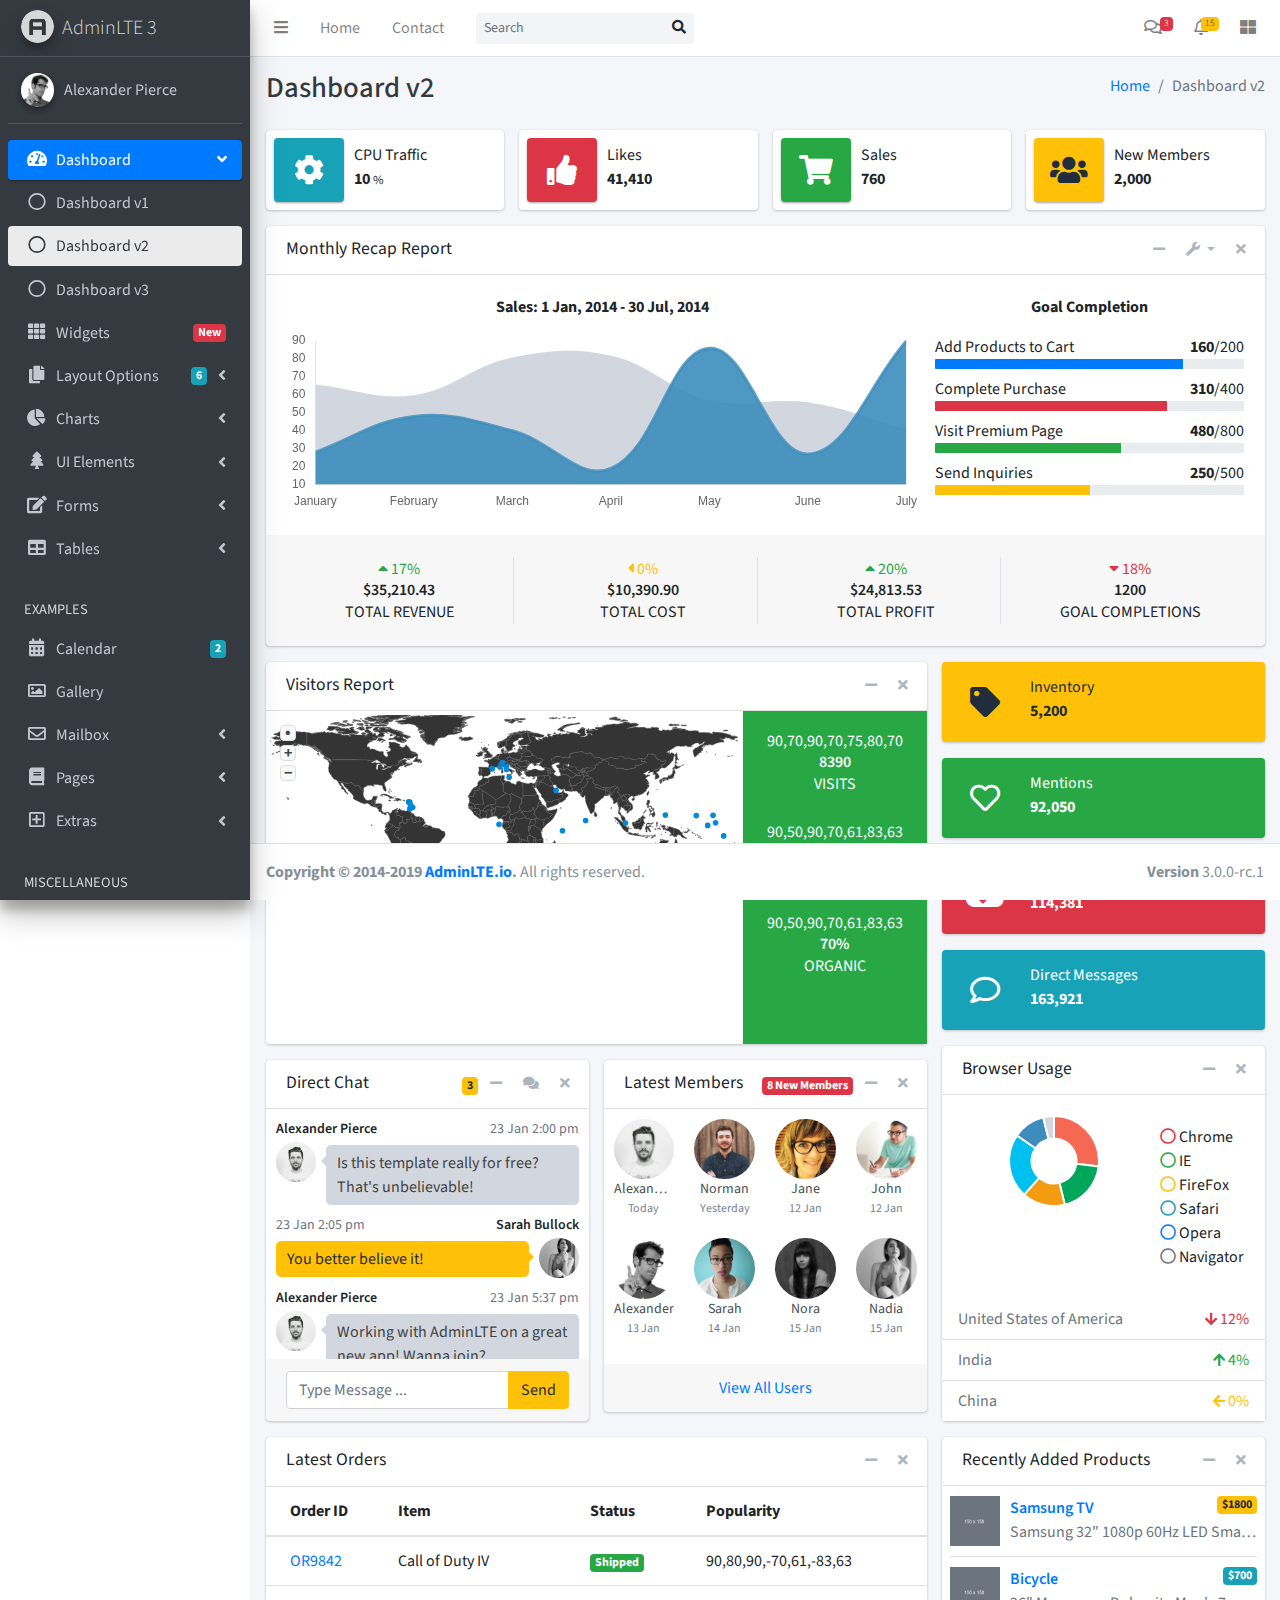
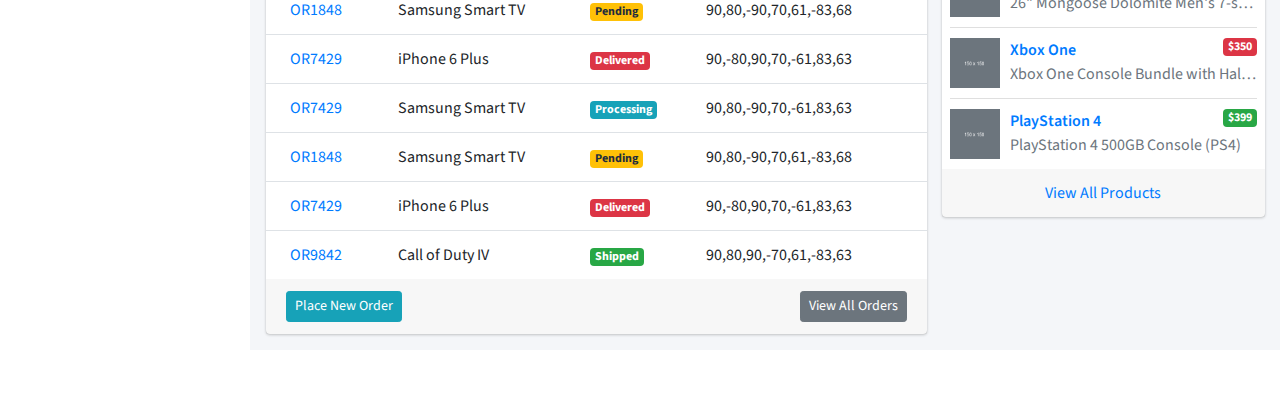
<file: AdminLTE-3.0.0-rc.1/index2.html>
<!DOCTYPE html>
<html lang="en">
<head>
  <meta charset="utf-8">
  <meta name="viewport" content="width=device-width, initial-scale=1">
  <meta http-equiv="x-ua-compatible" content="ie=edge">

  <title>AdminLTE 3 | Dashboard 2</title>

  <!-- Font Awesome Icons -->
  <link rel="stylesheet" href="plugins/fontawesome-free/css/all.min.css">
  <!-- overlayScrollbars -->
  <link rel="stylesheet" href="plugins/overlayScrollbars/css/OverlayScrollbars.min.css">
  <!-- Theme style -->
  <link rel="stylesheet" href="dist/css/adminlte.min.css">
  <!-- Google Font: Source Sans Pro -->
  <link href="https://fonts.googleapis.com/css?family=Source+Sans+Pro:300,400,400i,700" rel="stylesheet">
</head>
<body class="hold-transition sidebar-mini layout-fixed layout-navbar-fixed layout-footer-fixed">
<div class="wrapper">
  <!-- Navbar -->
  <nav class="main-header navbar navbar-expand navbar-white navbar-light">
    <!-- Left navbar links -->
    <ul class="navbar-nav">
      <li class="nav-item">
        <a class="nav-link" data-widget="pushmenu" href="#"><i class="fas fa-bars"></i></a>
      </li>
      <li class="nav-item d-none d-sm-inline-block">
        <a href="index3.html" class="nav-link">Home</a>
      </li>
      <li class="nav-item d-none d-sm-inline-block">
        <a href="#" class="nav-link">Contact</a>
      </li>
    </ul>

    <!-- SEARCH FORM -->
    <form class="form-inline ml-3">
      <div class="input-group input-group-sm">
        <input class="form-control form-control-navbar" type="search" placeholder="Search" aria-label="Search">
        <div class="input-group-append">
          <button class="btn btn-navbar" type="submit">
            <i class="fas fa-search"></i>
          </button>
        </div>
      </div>
    </form>

    <!-- Right navbar links -->
    <ul class="navbar-nav ml-auto">
      <!-- Messages Dropdown Menu -->
      <li class="nav-item dropdown">
        <a class="nav-link" data-toggle="dropdown" href="#">
          <i class="far fa-comments"></i>
          <span class="badge badge-danger navbar-badge">3</span>
        </a>
        <div class="dropdown-menu dropdown-menu-lg dropdown-menu-right">
          <a href="#" class="dropdown-item">
            <!-- Message Start -->
            <div class="media">
              <img src="dist/img/user1-128x128.jpg" alt="User Avatar" class="img-size-50 mr-3 img-circle">
              <div class="media-body">
                <h3 class="dropdown-item-title">
                  Brad Diesel
                  <span class="float-right text-sm text-danger"><i class="fas fa-star"></i></span>
                </h3>
                <p class="text-sm">Call me whenever you can...</p>
                <p class="text-sm text-muted"><i class="far fa-clock mr-1"></i> 4 Hours Ago</p>
              </div>
            </div>
            <!-- Message End -->
          </a>
          <div class="dropdown-divider"></div>
          <a href="#" class="dropdown-item">
            <!-- Message Start -->
            <div class="media">
              <img src="dist/img/user8-128x128.jpg" alt="User Avatar" class="img-size-50 img-circle mr-3">
              <div class="media-body">
                <h3 class="dropdown-item-title">
                  John Pierce
                  <span class="float-right text-sm text-muted"><i class="fas fa-star"></i></span>
                </h3>
                <p class="text-sm">I got your message bro</p>
                <p class="text-sm text-muted"><i class="far fa-clock mr-1"></i> 4 Hours Ago</p>
              </div>
            </div>
            <!-- Message End -->
          </a>
          <div class="dropdown-divider"></div>
          <a href="#" class="dropdown-item">
            <!-- Message Start -->
            <div class="media">
              <img src="dist/img/user3-128x128.jpg" alt="User Avatar" class="img-size-50 img-circle mr-3">
              <div class="media-body">
                <h3 class="dropdown-item-title">
                  Nora Silvester
                  <span class="float-right text-sm text-warning"><i class="fas fa-star"></i></span>
                </h3>
                <p class="text-sm">The subject goes here</p>
                <p class="text-sm text-muted"><i class="far fa-clock mr-1"></i> 4 Hours Ago</p>
              </div>
            </div>
            <!-- Message End -->
          </a>
          <div class="dropdown-divider"></div>
          <a href="#" class="dropdown-item dropdown-footer">See All Messages</a>
        </div>
      </li>
      <!-- Notifications Dropdown Menu -->
      <li class="nav-item dropdown">
        <a class="nav-link" data-toggle="dropdown" href="#">
          <i class="far fa-bell"></i>
          <span class="badge badge-warning navbar-badge">15</span>
        </a>
        <div class="dropdown-menu dropdown-menu-lg dropdown-menu-right">
          <span class="dropdown-item dropdown-header">15 Notifications</span>
          <div class="dropdown-divider"></div>
          <a href="#" class="dropdown-item">
            <i class="fas fa-envelope mr-2"></i> 4 new messages
            <span class="float-right text-muted text-sm">3 mins</span>
          </a>
          <div class="dropdown-divider"></div>
          <a href="#" class="dropdown-item">
            <i class="fas fa-users mr-2"></i> 8 friend requests
            <span class="float-right text-muted text-sm">12 hours</span>
          </a>
          <div class="dropdown-divider"></div>
          <a href="#" class="dropdown-item">
            <i class="fas fa-file mr-2"></i> 3 new reports
            <span class="float-right text-muted text-sm">2 days</span>
          </a>
          <div class="dropdown-divider"></div>
          <a href="#" class="dropdown-item dropdown-footer">See All Notifications</a>
        </div>
      </li>
      <li class="nav-item">
        <a class="nav-link" data-widget="control-sidebar" data-slide="true" href="#"><i
            class="fas fa-th-large"></i></a>
      </li>
    </ul>
  </nav>
  <!-- /.navbar -->

  <!-- Main Sidebar Container -->
  <aside class="main-sidebar sidebar-dark-primary elevation-4">
    <!-- Brand Logo -->
    <a href="index3.html" class="brand-link">
      <img src="dist/img/AdminLTELogo.png" alt="AdminLTE Logo" class="brand-image img-circle elevation-3"
           style="opacity: .8">
      <span class="brand-text font-weight-light">AdminLTE 3</span>
    </a>

    <!-- Sidebar -->
    <div class="sidebar">
      <!-- Sidebar user panel (optional) -->
      <div class="user-panel mt-3 pb-3 mb-3 d-flex">
        <div class="image">
          <img src="dist/img/user2-160x160.jpg" class="img-circle elevation-2" alt="User Image">
        </div>
        <div class="info">
          <a href="#" class="d-block">Alexander Pierce</a>
        </div>
      </div>

      <!-- Sidebar Menu -->
      <nav class="mt-2">
        <ul class="nav nav-pills nav-sidebar flex-column" data-widget="treeview" role="menu" data-accordion="false">
          <!-- Add icons to the links using the .nav-icon class
               with font-awesome or any other icon font library -->
          <li class="nav-item has-treeview menu-open">
            <a href="#" class="nav-link active">
              <i class="nav-icon fas fa-tachometer-alt"></i>
              <p>
                Dashboard
                <i class="right fas fa-angle-left"></i>
              </p>
            </a>
            <ul class="nav nav-treeview">
              <li class="nav-item">
                <a href="./index.html" class="nav-link">
                  <i class="far fa-circle nav-icon"></i>
                  <p>Dashboard v1</p>
                </a>
              </li>
              <li class="nav-item">
                <a href="./index2.html" class="nav-link active">
                  <i class="far fa-circle nav-icon"></i>
                  <p>Dashboard v2</p>
                </a>
              </li>
              <li class="nav-item">
                <a href="./index3.html" class="nav-link">
                  <i class="far fa-circle nav-icon"></i>
                  <p>Dashboard v3</p>
                </a>
              </li>
            </ul>
          </li>
          <li class="nav-item">
            <a href="pages/widgets.html" class="nav-link">
              <i class="nav-icon fas fa-th"></i>
              <p>
                Widgets
                <span class="right badge badge-danger">New</span>
              </p>
            </a>
          </li>
          <li class="nav-item has-treeview">
            <a href="#" class="nav-link">
              <i class="nav-icon fas fa-copy"></i>
              <p>
                Layout Options
                <i class="fas fa-angle-left right"></i>
                <span class="badge badge-info right">6</span>
              </p>
            </a>
            <ul class="nav nav-treeview">
              <li class="nav-item">
                <a href="pages/layout/top-nav.html" class="nav-link">
                  <i class="far fa-circle nav-icon"></i>
                  <p>Top Navigation</p>
                </a>
              </li>
              <li class="nav-item">
                <a href="pages/layout/boxed.html" class="nav-link">
                  <i class="far fa-circle nav-icon"></i>
                  <p>Boxed</p>
                </a>
              </li>
              <li class="nav-item">
                <a href="pages/layout/fixed-sidebar.html" class="nav-link">
                  <i class="far fa-circle nav-icon"></i>
                  <p>Fixed Sidebar</p>
                </a>
              </li>
              <li class="nav-item">
                <a href="pages/layout/fixed-topnav.html" class="nav-link">
                  <i class="far fa-circle nav-icon"></i>
                  <p>Fixed Navbar</p>
                </a>
              </li>
              <li class="nav-item">
                <a href="pages/layout/fixed-footer.html" class="nav-link">
                  <i class="far fa-circle nav-icon"></i>
                  <p>Fixed Footer</p>
                </a>
              </li>
              <li class="nav-item">
                <a href="pages/layout/collapsed-sidebar.html" class="nav-link">
                  <i class="far fa-circle nav-icon"></i>
                  <p>Collapsed Sidebar</p>
                </a>
              </li>
            </ul>
          </li>
          <li class="nav-item has-treeview">
            <a href="#" class="nav-link">
              <i class="nav-icon fas fa-chart-pie"></i>
              <p>
                Charts
                <i class="right fas fa-angle-left"></i>
              </p>
            </a>
            <ul class="nav nav-treeview">
              <li class="nav-item">
                <a href="pages/charts/chartjs.html" class="nav-link">
                  <i class="far fa-circle nav-icon"></i>
                  <p>ChartJS</p>
                </a>
              </li>
              <li class="nav-item">
                <a href="pages/charts/flot.html" class="nav-link">
                  <i class="far fa-circle nav-icon"></i>
                  <p>Flot</p>
                </a>
              </li>
              <li class="nav-item">
                <a href="pages/charts/inline.html" class="nav-link">
                  <i class="far fa-circle nav-icon"></i>
                  <p>Inline</p>
                </a>
              </li>
            </ul>
          </li>
          <li class="nav-item has-treeview">
            <a href="#" class="nav-link">
              <i class="nav-icon fas fa-tree"></i>
              <p>
                UI Elements
                <i class="fas fa-angle-left right"></i>
              </p>
            </a>
            <ul class="nav nav-treeview">
              <li class="nav-item">
                <a href="pages/UI/general.html" class="nav-link">
                  <i class="far fa-circle nav-icon"></i>
                  <p>General</p>
                </a>
              </li>
              <li class="nav-item">
                <a href="pages/UI/icons.html" class="nav-link">
                  <i class="far fa-circle nav-icon"></i>
                  <p>Icons</p>
                </a>
              </li>
              <li class="nav-item">
                <a href="pages/UI/buttons.html" class="nav-link">
                  <i class="far fa-circle nav-icon"></i>
                  <p>Buttons</p>
                </a>
              </li>
              <li class="nav-item">
                <a href="pages/UI/sliders.html" class="nav-link">
                  <i class="far fa-circle nav-icon"></i>
                  <p>Sliders</p>
                </a>
              </li>
              <li class="nav-item">
                <a href="pages/UI/modals.html" class="nav-link">
                  <i class="far fa-circle nav-icon"></i>
                  <p>Modals & Alerts</p>
                </a>
              </li>
              <li class="nav-item">
                <a href="pages/UI/navbar.html" class="nav-link">
                  <i class="far fa-circle nav-icon"></i>
                  <p>Navbar & Tabs</p>
                </a>
              </li>
              <li class="nav-item">
                <a href="pages/UI/timeline.html" class="nav-link">
                  <i class="far fa-circle nav-icon"></i>
                  <p>Timeline</p>
                </a>
              </li>
              <li class="nav-item">
                <a href="pages/UI/ribbons.html" class="nav-link">
                  <i class="far fa-circle nav-icon"></i>
                  <p>Ribbons</p>
                </a>
              </li>
            </ul>
          </li>
          <li class="nav-item has-treeview">
            <a href="#" class="nav-link">
              <i class="nav-icon fas fa-edit"></i>
              <p>
                Forms
                <i class="fas fa-angle-left right"></i>
              </p>
            </a>
            <ul class="nav nav-treeview">
              <li class="nav-item">
                <a href="pages/forms/general.html" class="nav-link">
                  <i class="far fa-circle nav-icon"></i>
                  <p>General Elements</p>
                </a>
              </li>
              <li class="nav-item">
                <a href="pages/forms/advanced.html" class="nav-link">
                  <i class="far fa-circle nav-icon"></i>
                  <p>Advanced Elements</p>
                </a>
              </li>
              <li class="nav-item">
                <a href="pages/forms/editors.html" class="nav-link">
                  <i class="far fa-circle nav-icon"></i>
                  <p>Editors</p>
                </a>
              </li>
            </ul>
          </li>
          <li class="nav-item has-treeview">
            <a href="#" class="nav-link">
              <i class="nav-icon fas fa-table"></i>
              <p>
                Tables
                <i class="fas fa-angle-left right"></i>
              </p>
            </a>
            <ul class="nav nav-treeview">
              <li class="nav-item">
                <a href="pages/tables/simple.html" class="nav-link">
                  <i class="far fa-circle nav-icon"></i>
                  <p>Simple Tables</p>
                </a>
              </li>
              <li class="nav-item">
                <a href="pages/tables/data.html" class="nav-link">
                  <i class="far fa-circle nav-icon"></i>
                  <p>DataTables</p>
                </a>
              </li>
              <li class="nav-item">
                <a href="pages/tables/jsgrid.html" class="nav-link">
                  <i class="far fa-circle nav-icon"></i>
                  <p>jsGrid</p>
                </a>
              </li>
            </ul>
          </li>
          <li class="nav-header">EXAMPLES</li>
          <li class="nav-item">
            <a href="pages/calendar.html" class="nav-link">
              <i class="nav-icon fas fa-calendar-alt"></i>
              <p>
                Calendar
                <span class="badge badge-info right">2</span>
              </p>
            </a>
          </li>
          <li class="nav-item">
            <a href="pages/gallery.html" class="nav-link">
              <i class="nav-icon far fa-image"></i>
              <p>
                Gallery
              </p>
            </a>
          </li>
          <li class="nav-item has-treeview">
            <a href="#" class="nav-link">
              <i class="nav-icon far fa-envelope"></i>
              <p>
                Mailbox
                <i class="fas fa-angle-left right"></i>
              </p>
            </a>
            <ul class="nav nav-treeview">
              <li class="nav-item">
                <a href="pages/mailbox/mailbox.html" class="nav-link">
                  <i class="far fa-circle nav-icon"></i>
                  <p>Inbox</p>
                </a>
              </li>
              <li class="nav-item">
                <a href="pages/mailbox/compose.html" class="nav-link">
                  <i class="far fa-circle nav-icon"></i>
                  <p>Compose</p>
                </a>
              </li>
              <li class="nav-item">
                <a href="pages/mailbox/read-mail.html" class="nav-link">
                  <i class="far fa-circle nav-icon"></i>
                  <p>Read</p>
                </a>
              </li>
            </ul>
          </li>
          <li class="nav-item has-treeview">
            <a href="#" class="nav-link">
              <i class="nav-icon fas fa-book"></i>
              <p>
                Pages
                <i class="fas fa-angle-left right"></i>
              </p>
            </a>
            <ul class="nav nav-treeview">
              <li class="nav-item">
                <a href="pages/examples/invoice.html" class="nav-link">
                  <i class="far fa-circle nav-icon"></i>
                  <p>Invoice</p>
                </a>
              </li>
              <li class="nav-item">
                <a href="pages/examples/profile.html" class="nav-link">
                  <i class="far fa-circle nav-icon"></i>
                  <p>Profile</p>
                </a>
              </li>
              <li class="nav-item">
                <a href="pages/examples/e_commerce.html" class="nav-link">
                  <i class="far fa-circle nav-icon"></i>
                  <p>E-commerce</p>
                </a>
              </li>
              <li class="nav-item">
                <a href="pages/examples/projects.html" class="nav-link">
                  <i class="far fa-circle nav-icon"></i>
                  <p>Projects</p>
                </a>
              </li>
              <li class="nav-item">
                <a href="pages/examples/project_add.html" class="nav-link">
                  <i class="far fa-circle nav-icon"></i>
                  <p>Project Add</p>
                </a>
              </li>
              <li class="nav-item">
                <a href="pages/examples/project_edit.html" class="nav-link">
                  <i class="far fa-circle nav-icon"></i>
                  <p>Project Edit</p>
                </a>
              </li>
              <li class="nav-item">
                <a href="pages/examples/project_detail.html" class="nav-link">
                  <i class="far fa-circle nav-icon"></i>
                  <p>Project Detail</p>
                </a>
              </li>
              <li class="nav-item">
                <a href="pages/examples/contacts.html" class="nav-link">
                  <i class="far fa-circle nav-icon"></i>
                  <p>Contacts</p>
                </a>
              </li>
            </ul>
          </li>
          <li class="nav-item has-treeview">
            <a href="#" class="nav-link">
              <i class="nav-icon far fa-plus-square"></i>
              <p>
                Extras
                <i class="fas fa-angle-left right"></i>
              </p>
            </a>
            <ul class="nav nav-treeview">
              <li class="nav-item">
                <a href="pages/examples/login.html" class="nav-link">
                  <i class="far fa-circle nav-icon"></i>
                  <p>Login</p>
                </a>
              </li>
              <li class="nav-item">
                <a href="pages/examples/register.html" class="nav-link">
                  <i class="far fa-circle nav-icon"></i>
                  <p>Register</p>
                </a>
              </li>
              <li class="nav-item">
                <a href="pages/examples/lockscreen.html" class="nav-link">
                  <i class="far fa-circle nav-icon"></i>
                  <p>Lockscreen</p>
                </a>
              </li>
              <li class="nav-item">
                <a href="pages/examples/legacy-user-menu.html" class="nav-link">
                  <i class="far fa-circle nav-icon"></i>
                  <p>Legacy User Menu</p>
                </a>
              </li>
              <li class="nav-item">
                <a href="pages/examples/language-menu.html" class="nav-link">
                  <i class="far fa-circle nav-icon"></i>
                  <p>Language Menu</p>
                </a>
              </li>
              <li class="nav-item">
                <a href="pages/examples/404.html" class="nav-link">
                  <i class="far fa-circle nav-icon"></i>
                  <p>Error 404</p>
                </a>
              </li>
              <li class="nav-item">
                <a href="pages/examples/500.html" class="nav-link">
                  <i class="far fa-circle nav-icon"></i>
                  <p>Error 500</p>
                </a>
              </li>
              <li class="nav-item">
                <a href="pages/examples/blank.html" class="nav-link">
                  <i class="far fa-circle nav-icon"></i>
                  <p>Blank Page</p>
                </a>
              </li>
              <li class="nav-item">
                <a href="starter.html" class="nav-link">
                  <i class="far fa-circle nav-icon"></i>
                  <p>Starter Page</p>
                </a>
              </li>
            </ul>
          </li>
          <li class="nav-header">MISCELLANEOUS</li>
          <li class="nav-item">
            <a href="https://adminlte.io/docs/3.0" class="nav-link">
              <i class="nav-icon fas fa-file"></i>
              <p>Documentation</p>
            </a>
          </li>
          <li class="nav-header">LABELS</li>
          <li class="nav-item">
            <a href="#" class="nav-link">
              <i class="nav-icon far fa-circle text-danger"></i>
              <p class="text">Important</p>
            </a>
          </li>
          <li class="nav-item">
            <a href="#" class="nav-link">
              <i class="nav-icon far fa-circle text-warning"></i>
              <p>Warning</p>
            </a>
          </li>
          <li class="nav-item">
            <a href="#" class="nav-link">
              <i class="nav-icon far fa-circle text-info"></i>
              <p>Informational</p>
            </a>
          </li>
        </ul>
      </nav>
      <!-- /.sidebar-menu -->
    </div>
    <!-- /.sidebar -->
  </aside>

  <!-- Content Wrapper. Contains page content -->
  <div class="content-wrapper">
    <!-- Content Header (Page header) -->
    <div class="content-header">
      <div class="container-fluid">
        <div class="row mb-2">
          <div class="col-sm-6">
            <h1 class="m-0 text-dark">Dashboard v2</h1>
          </div><!-- /.col -->
          <div class="col-sm-6">
            <ol class="breadcrumb float-sm-right">
              <li class="breadcrumb-item"><a href="#">Home</a></li>
              <li class="breadcrumb-item active">Dashboard v2</li>
            </ol>
          </div><!-- /.col -->
        </div><!-- /.row -->
      </div><!-- /.container-fluid -->
    </div>
    <!-- /.content-header -->

    <!-- Main content -->
    <section class="content">
      <div class="container-fluid">
        <!-- Info boxes -->
        <div class="row">
          <div class="col-12 col-sm-6 col-md-3">
            <div class="info-box">
              <span class="info-box-icon bg-info elevation-1"><i class="fas fa-cog"></i></span>

              <div class="info-box-content">
                <span class="info-box-text">CPU Traffic</span>
                <span class="info-box-number">
                  10
                  <small>%</small>
                </span>
              </div>
              <!-- /.info-box-content -->
            </div>
            <!-- /.info-box -->
          </div>
          <!-- /.col -->
          <div class="col-12 col-sm-6 col-md-3">
            <div class="info-box mb-3">
              <span class="info-box-icon bg-danger elevation-1"><i class="fas fa-thumbs-up"></i></span>

              <div class="info-box-content">
                <span class="info-box-text">Likes</span>
                <span class="info-box-number">41,410</span>
              </div>
              <!-- /.info-box-content -->
            </div>
            <!-- /.info-box -->
          </div>
          <!-- /.col -->

          <!-- fix for small devices only -->
          <div class="clearfix hidden-md-up"></div>

          <div class="col-12 col-sm-6 col-md-3">
            <div class="info-box mb-3">
              <span class="info-box-icon bg-success elevation-1"><i class="fas fa-shopping-cart"></i></span>

              <div class="info-box-content">
                <span class="info-box-text">Sales</span>
                <span class="info-box-number">760</span>
              </div>
              <!-- /.info-box-content -->
            </div>
            <!-- /.info-box -->
          </div>
          <!-- /.col -->
          <div class="col-12 col-sm-6 col-md-3">
            <div class="info-box mb-3">
              <span class="info-box-icon bg-warning elevation-1"><i class="fas fa-users"></i></span>

              <div class="info-box-content">
                <span class="info-box-text">New Members</span>
                <span class="info-box-number">2,000</span>
              </div>
              <!-- /.info-box-content -->
            </div>
            <!-- /.info-box -->
          </div>
          <!-- /.col -->
        </div>
        <!-- /.row -->

        <div class="row">
          <div class="col-md-12">
            <div class="card">
              <div class="card-header">
                <h5 class="card-title">Monthly Recap Report</h5>

                <div class="card-tools">
                  <button type="button" class="btn btn-tool" data-card-widget="collapse">
                    <i class="fas fa-minus"></i>
                  </button>
                  <div class="btn-group">
                    <button type="button" class="btn btn-tool dropdown-toggle" data-toggle="dropdown">
                      <i class="fas fa-wrench"></i>
                    </button>
                    <div class="dropdown-menu dropdown-menu-right" role="menu">
                      <a href="#" class="dropdown-item">Action</a>
                      <a href="#" class="dropdown-item">Another action</a>
                      <a href="#" class="dropdown-item">Something else here</a>
                      <a class="dropdown-divider"></a>
                      <a href="#" class="dropdown-item">Separated link</a>
                    </div>
                  </div>
                  <button type="button" class="btn btn-tool" data-card-widget="remove">
                    <i class="fas fa-times"></i>
                  </button>
                </div>
              </div>
              <!-- /.card-header -->
              <div class="card-body">
                <div class="row">
                  <div class="col-md-8">
                    <p class="text-center">
                      <strong>Sales: 1 Jan, 2014 - 30 Jul, 2014</strong>
                    </p>

                    <div class="chart">
                      <!-- Sales Chart Canvas -->
                      <canvas id="salesChart" height="180" style="height: 180px;"></canvas>
                    </div>
                    <!-- /.chart-responsive -->
                  </div>
                  <!-- /.col -->
                  <div class="col-md-4">
                    <p class="text-center">
                      <strong>Goal Completion</strong>
                    </p>

                    <div class="progress-group">
                      Add Products to Cart
                      <span class="float-right"><b>160</b>/200</span>
                      <div class="progress progress-sm">
                        <div class="progress-bar bg-primary" style="width: 80%"></div>
                      </div>
                    </div>
                    <!-- /.progress-group -->

                    <div class="progress-group">
                      Complete Purchase
                      <span class="float-right"><b>310</b>/400</span>
                      <div class="progress progress-sm">
                        <div class="progress-bar bg-danger" style="width: 75%"></div>
                      </div>
                    </div>

                    <!-- /.progress-group -->
                    <div class="progress-group">
                      <span class="progress-text">Visit Premium Page</span>
                      <span class="float-right"><b>480</b>/800</span>
                      <div class="progress progress-sm">
                        <div class="progress-bar bg-success" style="width: 60%"></div>
                      </div>
                    </div>

                    <!-- /.progress-group -->
                    <div class="progress-group">
                      Send Inquiries
                      <span class="float-right"><b>250</b>/500</span>
                      <div class="progress progress-sm">
                        <div class="progress-bar bg-warning" style="width: 50%"></div>
                      </div>
                    </div>
                    <!-- /.progress-group -->
                  </div>
                  <!-- /.col -->
                </div>
                <!-- /.row -->
              </div>
              <!-- ./card-body -->
              <div class="card-footer">
                <div class="row">
                  <div class="col-sm-3 col-6">
                    <div class="description-block border-right">
                      <span class="description-percentage text-success"><i class="fas fa-caret-up"></i> 17%</span>
                      <h5 class="description-header">$35,210.43</h5>
                      <span class="description-text">TOTAL REVENUE</span>
                    </div>
                    <!-- /.description-block -->
                  </div>
                  <!-- /.col -->
                  <div class="col-sm-3 col-6">
                    <div class="description-block border-right">
                      <span class="description-percentage text-warning"><i class="fas fa-caret-left"></i> 0%</span>
                      <h5 class="description-header">$10,390.90</h5>
                      <span class="description-text">TOTAL COST</span>
                    </div>
                    <!-- /.description-block -->
                  </div>
                  <!-- /.col -->
                  <div class="col-sm-3 col-6">
                    <div class="description-block border-right">
                      <span class="description-percentage text-success"><i class="fas fa-caret-up"></i> 20%</span>
                      <h5 class="description-header">$24,813.53</h5>
                      <span class="description-text">TOTAL PROFIT</span>
                    </div>
                    <!-- /.description-block -->
                  </div>
                  <!-- /.col -->
                  <div class="col-sm-3 col-6">
                    <div class="description-block">
                      <span class="description-percentage text-danger"><i class="fas fa-caret-down"></i> 18%</span>
                      <h5 class="description-header">1200</h5>
                      <span class="description-text">GOAL COMPLETIONS</span>
                    </div>
                    <!-- /.description-block -->
                  </div>
                </div>
                <!-- /.row -->
              </div>
              <!-- /.card-footer -->
            </div>
            <!-- /.card -->
          </div>
          <!-- /.col -->
        </div>
        <!-- /.row -->

        <!-- Main row -->
        <div class="row">
          <!-- Left col -->
          <div class="col-md-8">
            <!-- MAP & BOX PANE -->
            <div class="card">
              <div class="card-header">
                <h3 class="card-title">Visitors Report</h3>

                <div class="card-tools">
                  <button type="button" class="btn btn-tool" data-card-widget="collapse">
                    <i class="fas fa-minus"></i>
                  </button>
                  <button type="button" class="btn btn-tool" data-card-widget="remove">
                    <i class="fas fa-times"></i>
                  </button>
                </div>
              </div>
              <!-- /.card-header -->
              <div class="card-body p-0">
                <div class="d-md-flex">
                  <div class="p-1 flex-fill" style="overflow: hidden">
                    <!-- Map will be created here -->
                    <div id="world-map-markers" style="height: 325px; overflow: hidden">
                      <div class="map"></div>
                    </div>
                  </div>
                  <div class="card-pane-right bg-success pt-2 pb-2 pl-4 pr-4">
                    <div class="description-block mb-4">
                      <div class="sparkbar pad" data-color="#fff">90,70,90,70,75,80,70</div>
                      <h5 class="description-header">8390</h5>
                      <span class="description-text">Visits</span>
                    </div>
                    <!-- /.description-block -->
                    <div class="description-block mb-4">
                      <div class="sparkbar pad" data-color="#fff">90,50,90,70,61,83,63</div>
                      <h5 class="description-header">30%</h5>
                      <span class="description-text">Referrals</span>
                    </div>
                    <!-- /.description-block -->
                    <div class="description-block">
                      <div class="sparkbar pad" data-color="#fff">90,50,90,70,61,83,63</div>
                      <h5 class="description-header">70%</h5>
                      <span class="description-text">Organic</span>
                    </div>
                    <!-- /.description-block -->
                  </div><!-- /.card-pane-right -->
                </div><!-- /.d-md-flex -->
              </div>
              <!-- /.card-body -->
            </div>
            <!-- /.card -->
            <div class="row">
              <div class="col-md-6">
                <!-- DIRECT CHAT -->
                <div class="card direct-chat direct-chat-warning">
                  <div class="card-header">
                    <h3 class="card-title">Direct Chat</h3>

                    <div class="card-tools">
                      <span data-toggle="tooltip" title="3 New Messages" class="badge badge-warning">3</span>
                      <button type="button" class="btn btn-tool" data-card-widget="collapse"><i class="fas fa-minus"></i>
                      </button>
                      <button type="button" class="btn btn-tool" data-toggle="tooltip" title="Contacts"
                              data-widget="chat-pane-toggle">
                        <i class="fas fa-comments"></i></button>
                      <button type="button" class="btn btn-tool" data-card-widget="remove"><i class="fas fa-times"></i>
                      </button>
                    </div>
                  </div>
                  <!-- /.card-header -->
                  <div class="card-body">
                    <!-- Conversations are loaded here -->
                    <div class="direct-chat-messages">
                      <!-- Message. Default to the left -->
                      <div class="direct-chat-msg">
                        <div class="direct-chat-infos clearfix">
                          <span class="direct-chat-name float-left">Alexander Pierce</span>
                          <span class="direct-chat-timestamp float-right">23 Jan 2:00 pm</span>
                        </div>
                        <!-- /.direct-chat-infos -->
                        <img class="direct-chat-img" src="dist/img/user1-128x128.jpg" alt="message user image">
                        <!-- /.direct-chat-img -->
                        <div class="direct-chat-text">
                          Is this template really for free? That's unbelievable!
                        </div>
                        <!-- /.direct-chat-text -->
                      </div>
                      <!-- /.direct-chat-msg -->

                      <!-- Message to the right -->
                      <div class="direct-chat-msg right">
                        <div class="direct-chat-infos clearfix">
                          <span class="direct-chat-name float-right">Sarah Bullock</span>
                          <span class="direct-chat-timestamp float-left">23 Jan 2:05 pm</span>
                        </div>
                        <!-- /.direct-chat-infos -->
                        <img class="direct-chat-img" src="dist/img/user3-128x128.jpg" alt="message user image">
                        <!-- /.direct-chat-img -->
                        <div class="direct-chat-text">
                          You better believe it!
                        </div>
                        <!-- /.direct-chat-text -->
                      </div>
                      <!-- /.direct-chat-msg -->

                      <!-- Message. Default to the left -->
                      <div class="direct-chat-msg">
                        <div class="direct-chat-infos clearfix">
                          <span class="direct-chat-name float-left">Alexander Pierce</span>
                          <span class="direct-chat-timestamp float-right">23 Jan 5:37 pm</span>
                        </div>
                        <!-- /.direct-chat-infos -->
                        <img class="direct-chat-img" src="dist/img/user1-128x128.jpg" alt="message user image">
                        <!-- /.direct-chat-img -->
                        <div class="direct-chat-text">
                          Working with AdminLTE on a great new app! Wanna join?
                        </div>
                        <!-- /.direct-chat-text -->
                      </div>
                      <!-- /.direct-chat-msg -->

                      <!-- Message to the right -->
                      <div class="direct-chat-msg right">
                        <div class="direct-chat-infos clearfix">
                          <span class="direct-chat-name float-right">Sarah Bullock</span>
                          <span class="direct-chat-timestamp float-left">23 Jan 6:10 pm</span>
                        </div>
                        <!-- /.direct-chat-infos -->
                        <img class="direct-chat-img" src="dist/img/user3-128x128.jpg" alt="message user image">
                        <!-- /.direct-chat-img -->
                        <div class="direct-chat-text">
                          I would love to.
                        </div>
                        <!-- /.direct-chat-text -->
                      </div>
                      <!-- /.direct-chat-msg -->

                    </div>
                    <!--/.direct-chat-messages-->

                    <!-- Contacts are loaded here -->
                    <div class="direct-chat-contacts">
                      <ul class="contacts-list">
                        <li>
                          <a href="#">
                            <img class="contacts-list-img" src="dist/img/user1-128x128.jpg">

                            <div class="contacts-list-info">
                              <span class="contacts-list-name">
                                Count Dracula
                                <small class="contacts-list-date float-right">2/28/2015</small>
                              </span>
                              <span class="contacts-list-msg">How have you been? I was...</span>
                            </div>
                            <!-- /.contacts-list-info -->
                          </a>
                        </li>
                        <!-- End Contact Item -->
                        <li>
                          <a href="#">
                            <img class="contacts-list-img" src="dist/img/user7-128x128.jpg">

                            <div class="contacts-list-info">
                              <span class="contacts-list-name">
                                Sarah Doe
                                <small class="contacts-list-date float-right">2/23/2015</small>
                              </span>
                              <span class="contacts-list-msg">I will be waiting for...</span>
                            </div>
                            <!-- /.contacts-list-info -->
                          </a>
                        </li>
                        <!-- End Contact Item -->
                        <li>
                          <a href="#">
                            <img class="contacts-list-img" src="dist/img/user3-128x128.jpg">

                            <div class="contacts-list-info">
                              <span class="contacts-list-name">
                                Nadia Jolie
                                <small class="contacts-list-date float-right">2/20/2015</small>
                              </span>
                              <span class="contacts-list-msg">I'll call you back at...</span>
                            </div>
                            <!-- /.contacts-list-info -->
                          </a>
                        </li>
                        <!-- End Contact Item -->
                        <li>
                          <a href="#">
                            <img class="contacts-list-img" src="dist/img/user5-128x128.jpg">

                            <div class="contacts-list-info">
                              <span class="contacts-list-name">
                                Nora S. Vans
                                <small class="contacts-list-date float-right">2/10/2015</small>
                              </span>
                              <span class="contacts-list-msg">Where is your new...</span>
                            </div>
                            <!-- /.contacts-list-info -->
                          </a>
                        </li>
                        <!-- End Contact Item -->
                        <li>
                          <a href="#">
                            <img class="contacts-list-img" src="dist/img/user6-128x128.jpg">

                            <div class="contacts-list-info">
                              <span class="contacts-list-name">
                                John K.
                                <small class="contacts-list-date float-right">1/27/2015</small>
                              </span>
                              <span class="contacts-list-msg">Can I take a look at...</span>
                            </div>
                            <!-- /.contacts-list-info -->
                          </a>
                        </li>
                        <!-- End Contact Item -->
                        <li>
                          <a href="#">
                            <img class="contacts-list-img" src="dist/img/user8-128x128.jpg">

                            <div class="contacts-list-info">
                              <span class="contacts-list-name">
                                Kenneth M.
                                <small class="contacts-list-date float-right">1/4/2015</small>
                              </span>
                              <span class="contacts-list-msg">Never mind I found...</span>
                            </div>
                            <!-- /.contacts-list-info -->
                          </a>
                        </li>
                        <!-- End Contact Item -->
                      </ul>
                      <!-- /.contacts-list -->
                    </div>
                    <!-- /.direct-chat-pane -->
                  </div>
                  <!-- /.card-body -->
                  <div class="card-footer">
                    <form action="#" method="post">
                      <div class="input-group">
                        <input type="text" name="message" placeholder="Type Message ..." class="form-control">
                        <span class="input-group-append">
                          <button type="button" class="btn btn-warning">Send</button>
                        </span>
                      </div>
                    </form>
                  </div>
                  <!-- /.card-footer-->
                </div>
                <!--/.direct-chat -->
              </div>
              <!-- /.col -->

              <div class="col-md-6">
                <!-- USERS LIST -->
                <div class="card">
                  <div class="card-header">
                    <h3 class="card-title">Latest Members</h3>

                    <div class="card-tools">
                      <span class="badge badge-danger">8 New Members</span>
                      <button type="button" class="btn btn-tool" data-card-widget="collapse"><i class="fas fa-minus"></i>
                      </button>
                      <button type="button" class="btn btn-tool" data-card-widget="remove"><i class="fas fa-times"></i>
                      </button>
                    </div>
                  </div>
                  <!-- /.card-header -->
                  <div class="card-body p-0">
                    <ul class="users-list clearfix">
                      <li>
                        <img src="dist/img/user1-128x128.jpg" alt="User Image">
                        <a class="users-list-name" href="#">Alexander Pierce</a>
                        <span class="users-list-date">Today</span>
                      </li>
                      <li>
                        <img src="dist/img/user8-128x128.jpg" alt="User Image">
                        <a class="users-list-name" href="#">Norman</a>
                        <span class="users-list-date">Yesterday</span>
                      </li>
                      <li>
                        <img src="dist/img/user7-128x128.jpg" alt="User Image">
                        <a class="users-list-name" href="#">Jane</a>
                        <span class="users-list-date">12 Jan</span>
                      </li>
                      <li>
                        <img src="dist/img/user6-128x128.jpg" alt="User Image">
                        <a class="users-list-name" href="#">John</a>
                        <span class="users-list-date">12 Jan</span>
                      </li>
                      <li>
                        <img src="dist/img/user2-160x160.jpg" alt="User Image">
                        <a class="users-list-name" href="#">Alexander</a>
                        <span class="users-list-date">13 Jan</span>
                      </li>
                      <li>
                        <img src="dist/img/user5-128x128.jpg" alt="User Image">
                        <a class="users-list-name" href="#">Sarah</a>
                        <span class="users-list-date">14 Jan</span>
                      </li>
                      <li>
                        <img src="dist/img/user4-128x128.jpg" alt="User Image">
                        <a class="users-list-name" href="#">Nora</a>
                        <span class="users-list-date">15 Jan</span>
                      </li>
                      <li>
                        <img src="dist/img/user3-128x128.jpg" alt="User Image">
                        <a class="users-list-name" href="#">Nadia</a>
                        <span class="users-list-date">15 Jan</span>
                      </li>
                    </ul>
                    <!-- /.users-list -->
                  </div>
                  <!-- /.card-body -->
                  <div class="card-footer text-center">
                    <a href="javascript::">View All Users</a>
                  </div>
                  <!-- /.card-footer -->
                </div>
                <!--/.card -->
              </div>
              <!-- /.col -->
            </div>
            <!-- /.row -->

            <!-- TABLE: LATEST ORDERS -->
            <div class="card">
              <div class="card-header border-transparent">
                <h3 class="card-title">Latest Orders</h3>

                <div class="card-tools">
                  <button type="button" class="btn btn-tool" data-card-widget="collapse">
                    <i class="fas fa-minus"></i>
                  </button>
                  <button type="button" class="btn btn-tool" data-card-widget="remove">
                    <i class="fas fa-times"></i>
                  </button>
                </div>
              </div>
              <!-- /.card-header -->
              <div class="card-body p-0">
                <div class="table-responsive">
                  <table class="table m-0">
                    <thead>
                    <tr>
                      <th>Order ID</th>
                      <th>Item</th>
                      <th>Status</th>
                      <th>Popularity</th>
                    </tr>
                    </thead>
                    <tbody>
                    <tr>
                      <td><a href="pages/examples/invoice.html">OR9842</a></td>
                      <td>Call of Duty IV</td>
                      <td><span class="badge badge-success">Shipped</span></td>
                      <td>
                        <div class="sparkbar" data-color="#00a65a" data-height="20">90,80,90,-70,61,-83,63</div>
                      </td>
                    </tr>
                    <tr>
                      <td><a href="pages/examples/invoice.html">OR1848</a></td>
                      <td>Samsung Smart TV</td>
                      <td><span class="badge badge-warning">Pending</span></td>
                      <td>
                        <div class="sparkbar" data-color="#f39c12" data-height="20">90,80,-90,70,61,-83,68</div>
                      </td>
                    </tr>
                    <tr>
                      <td><a href="pages/examples/invoice.html">OR7429</a></td>
                      <td>iPhone 6 Plus</td>
                      <td><span class="badge badge-danger">Delivered</span></td>
                      <td>
                        <div class="sparkbar" data-color="#f56954" data-height="20">90,-80,90,70,-61,83,63</div>
                      </td>
                    </tr>
                    <tr>
                      <td><a href="pages/examples/invoice.html">OR7429</a></td>
                      <td>Samsung Smart TV</td>
                      <td><span class="badge badge-info">Processing</span></td>
                      <td>
                        <div class="sparkbar" data-color="#00c0ef" data-height="20">90,80,-90,70,-61,83,63</div>
                      </td>
                    </tr>
                    <tr>
                      <td><a href="pages/examples/invoice.html">OR1848</a></td>
                      <td>Samsung Smart TV</td>
                      <td><span class="badge badge-warning">Pending</span></td>
                      <td>
                        <div class="sparkbar" data-color="#f39c12" data-height="20">90,80,-90,70,61,-83,68</div>
                      </td>
                    </tr>
                    <tr>
                      <td><a href="pages/examples/invoice.html">OR7429</a></td>
                      <td>iPhone 6 Plus</td>
                      <td><span class="badge badge-danger">Delivered</span></td>
                      <td>
                        <div class="sparkbar" data-color="#f56954" data-height="20">90,-80,90,70,-61,83,63</div>
                      </td>
                    </tr>
                    <tr>
                      <td><a href="pages/examples/invoice.html">OR9842</a></td>
                      <td>Call of Duty IV</td>
                      <td><span class="badge badge-success">Shipped</span></td>
                      <td>
                        <div class="sparkbar" data-color="#00a65a" data-height="20">90,80,90,-70,61,-83,63</div>
                      </td>
                    </tr>
                    </tbody>
                  </table>
                </div>
                <!-- /.table-responsive -->
              </div>
              <!-- /.card-body -->
              <div class="card-footer clearfix">
                <a href="javascript:void(0)" class="btn btn-sm btn-info float-left">Place New Order</a>
                <a href="javascript:void(0)" class="btn btn-sm btn-secondary float-right">View All Orders</a>
              </div>
              <!-- /.card-footer -->
            </div>
            <!-- /.card -->
          </div>
          <!-- /.col -->

          <div class="col-md-4">
            <!-- Info Boxes Style 2 -->
            <div class="info-box mb-3 bg-warning">
              <span class="info-box-icon"><i class="fas fa-tag"></i></span>

              <div class="info-box-content">
                <span class="info-box-text">Inventory</span>
                <span class="info-box-number">5,200</span>
              </div>
              <!-- /.info-box-content -->
            </div>
            <!-- /.info-box -->
            <div class="info-box mb-3 bg-success">
              <span class="info-box-icon"><i class="far fa-heart"></i></span>

              <div class="info-box-content">
                <span class="info-box-text">Mentions</span>
                <span class="info-box-number">92,050</span>
              </div>
              <!-- /.info-box-content -->
            </div>
            <!-- /.info-box -->
            <div class="info-box mb-3 bg-danger">
              <span class="info-box-icon"><i class="fas fa-cloud-download-alt"></i></span>

              <div class="info-box-content">
                <span class="info-box-text">Downloads</span>
                <span class="info-box-number">114,381</span>
              </div>
              <!-- /.info-box-content -->
            </div>
            <!-- /.info-box -->
            <div class="info-box mb-3 bg-info">
              <span class="info-box-icon"><i class="far fa-comment"></i></span>

              <div class="info-box-content">
                <span class="info-box-text">Direct Messages</span>
                <span class="info-box-number">163,921</span>
              </div>
              <!-- /.info-box-content -->
            </div>
            <!-- /.info-box -->

            <div class="card">
              <div class="card-header">
                <h3 class="card-title">Browser Usage</h3>

                <div class="card-tools">
                  <button type="button" class="btn btn-tool" data-card-widget="collapse"><i class="fas fa-minus"></i>
                  </button>
                  <button type="button" class="btn btn-tool" data-card-widget="remove"><i class="fas fa-times"></i>
                  </button>
                </div>
              </div>
              <!-- /.card-header -->
              <div class="card-body">
                <div class="row">
                  <div class="col-md-8">
                    <div class="chart-responsive">
                      <canvas id="pieChart" height="150"></canvas>
                    </div>
                    <!-- ./chart-responsive -->
                  </div>
                  <!-- /.col -->
                  <div class="col-md-4">
                    <ul class="chart-legend clearfix">
                      <li><i class="far fa-circle text-danger"></i> Chrome</li>
                      <li><i class="far fa-circle text-success"></i> IE</li>
                      <li><i class="far fa-circle text-warning"></i> FireFox</li>
                      <li><i class="far fa-circle text-info"></i> Safari</li>
                      <li><i class="far fa-circle text-primary"></i> Opera</li>
                      <li><i class="far fa-circle text-secondary"></i> Navigator</li>
                    </ul>
                  </div>
                  <!-- /.col -->
                </div>
                <!-- /.row -->
              </div>
              <!-- /.card-body -->
              <div class="card-footer bg-white p-0">
                <ul class="nav nav-pills flex-column">
                  <li class="nav-item">
                    <a href="#" class="nav-link">
                      United States of America
                      <span class="float-right text-danger">
                        <i class="fas fa-arrow-down text-sm"></i>
                        12%</span>
                    </a>
                  </li>
                  <li class="nav-item">
                    <a href="#" class="nav-link">
                      India
                      <span class="float-right text-success">
                        <i class="fas fa-arrow-up text-sm"></i> 4%
                      </span>
                    </a>
                  </li>
                  <li class="nav-item">
                    <a href="#" class="nav-link">
                      China
                      <span class="float-right text-warning">
                        <i class="fas fa-arrow-left text-sm"></i> 0%
                      </span>
                    </a>
                  </li>
                </ul>
              </div>
              <!-- /.footer -->
            </div>
            <!-- /.card -->

            <!-- PRODUCT LIST -->
            <div class="card">
              <div class="card-header">
                <h3 class="card-title">Recently Added Products</h3>

                <div class="card-tools">
                  <button type="button" class="btn btn-tool" data-card-widget="collapse">
                    <i class="fas fa-minus"></i>
                  </button>
                  <button type="button" class="btn btn-tool" data-card-widget="remove">
                    <i class="fas fa-times"></i>
                  </button>
                </div>
              </div>
              <!-- /.card-header -->
              <div class="card-body p-0">
                <ul class="products-list product-list-in-card pl-2 pr-2">
                  <li class="item">
                    <div class="product-img">
                      <img src="dist/img/default-150x150.png" alt="Product Image" class="img-size-50">
                    </div>
                    <div class="product-info">
                      <a href="javascript:void(0)" class="product-title">Samsung TV
                        <span class="badge badge-warning float-right">$1800</span></a>
                      <span class="product-description">
                        Samsung 32" 1080p 60Hz LED Smart HDTV.
                      </span>
                    </div>
                  </li>
                  <!-- /.item -->
                  <li class="item">
                    <div class="product-img">
                      <img src="dist/img/default-150x150.png" alt="Product Image" class="img-size-50">
                    </div>
                    <div class="product-info">
                      <a href="javascript:void(0)" class="product-title">Bicycle
                        <span class="badge badge-info float-right">$700</span></a>
                      <span class="product-description">
                        26" Mongoose Dolomite Men's 7-speed, Navy Blue.
                      </span>
                    </div>
                  </li>
                  <!-- /.item -->
                  <li class="item">
                    <div class="product-img">
                      <img src="dist/img/default-150x150.png" alt="Product Image" class="img-size-50">
                    </div>
                    <div class="product-info">
                      <a href="javascript:void(0)" class="product-title">
                        Xbox One <span class="badge badge-danger float-right">
                        $350
                      </span>
                      </a>
                      <span class="product-description">
                        Xbox One Console Bundle with Halo Master Chief Collection.
                      </span>
                    </div>
                  </li>
                  <!-- /.item -->
                  <li class="item">
                    <div class="product-img">
                      <img src="dist/img/default-150x150.png" alt="Product Image" class="img-size-50">
                    </div>
                    <div class="product-info">
                      <a href="javascript:void(0)" class="product-title">PlayStation 4
                        <span class="badge badge-success float-right">$399</span></a>
                      <span class="product-description">
                        PlayStation 4 500GB Console (PS4)
                      </span>
                    </div>
                  </li>
                  <!-- /.item -->
                </ul>
              </div>
              <!-- /.card-body -->
              <div class="card-footer text-center">
                <a href="javascript:void(0)" class="uppercase">View All Products</a>
              </div>
              <!-- /.card-footer -->
            </div>
            <!-- /.card -->
          </div>
          <!-- /.col -->
        </div>
        <!-- /.row -->
      </div><!--/. container-fluid -->
    </section>
    <!-- /.content -->
  </div>
  <!-- /.content-wrapper -->

  <!-- Control Sidebar -->
  <aside class="control-sidebar control-sidebar-dark">
    <!-- Control sidebar content goes here -->
  </aside>
  <!-- /.control-sidebar -->

  <!-- Main Footer -->
  <footer class="main-footer">
    <strong>Copyright &copy; 2014-2019 <a href="http://adminlte.io">AdminLTE.io</a>.</strong>
    All rights reserved.
    <div class="float-right d-none d-sm-inline-block">
      <b>Version</b> 3.0.0-rc.1
    </div>
  </footer>
</div>
<!-- ./wrapper -->

<!-- REQUIRED SCRIPTS -->
<!-- jQuery -->
<script src="plugins/jquery/jquery.min.js"></script>
<!-- Bootstrap -->
<script src="plugins/bootstrap/js/bootstrap.bundle.min.js"></script>
<!-- overlayScrollbars -->
<script src="plugins/overlayScrollbars/js/jquery.overlayScrollbars.min.js"></script>
<!-- AdminLTE App -->
<script src="dist/js/adminlte.js"></script>

<!-- OPTIONAL SCRIPTS -->
<script src="dist/js/demo.js"></script>

<!-- PAGE PLUGINS -->
<!-- jQuery Mapael -->
<script src="plugins/jquery-mousewheel/jquery.mousewheel.js"></script>
<script src="plugins/raphael/raphael.min.js"></script>
<script src="plugins/jquery-mapael/jquery.mapael.min.js"></script>
<script src="plugins/jquery-mapael/maps/world_countries.min.js"></script>
<!-- ChartJS -->
<script src="plugins/chart.js/Chart.min.js"></script>

<!-- PAGE SCRIPTS -->
<script src="dist/js/pages/dashboard2.js"></script>
</body>
</html>
</file>
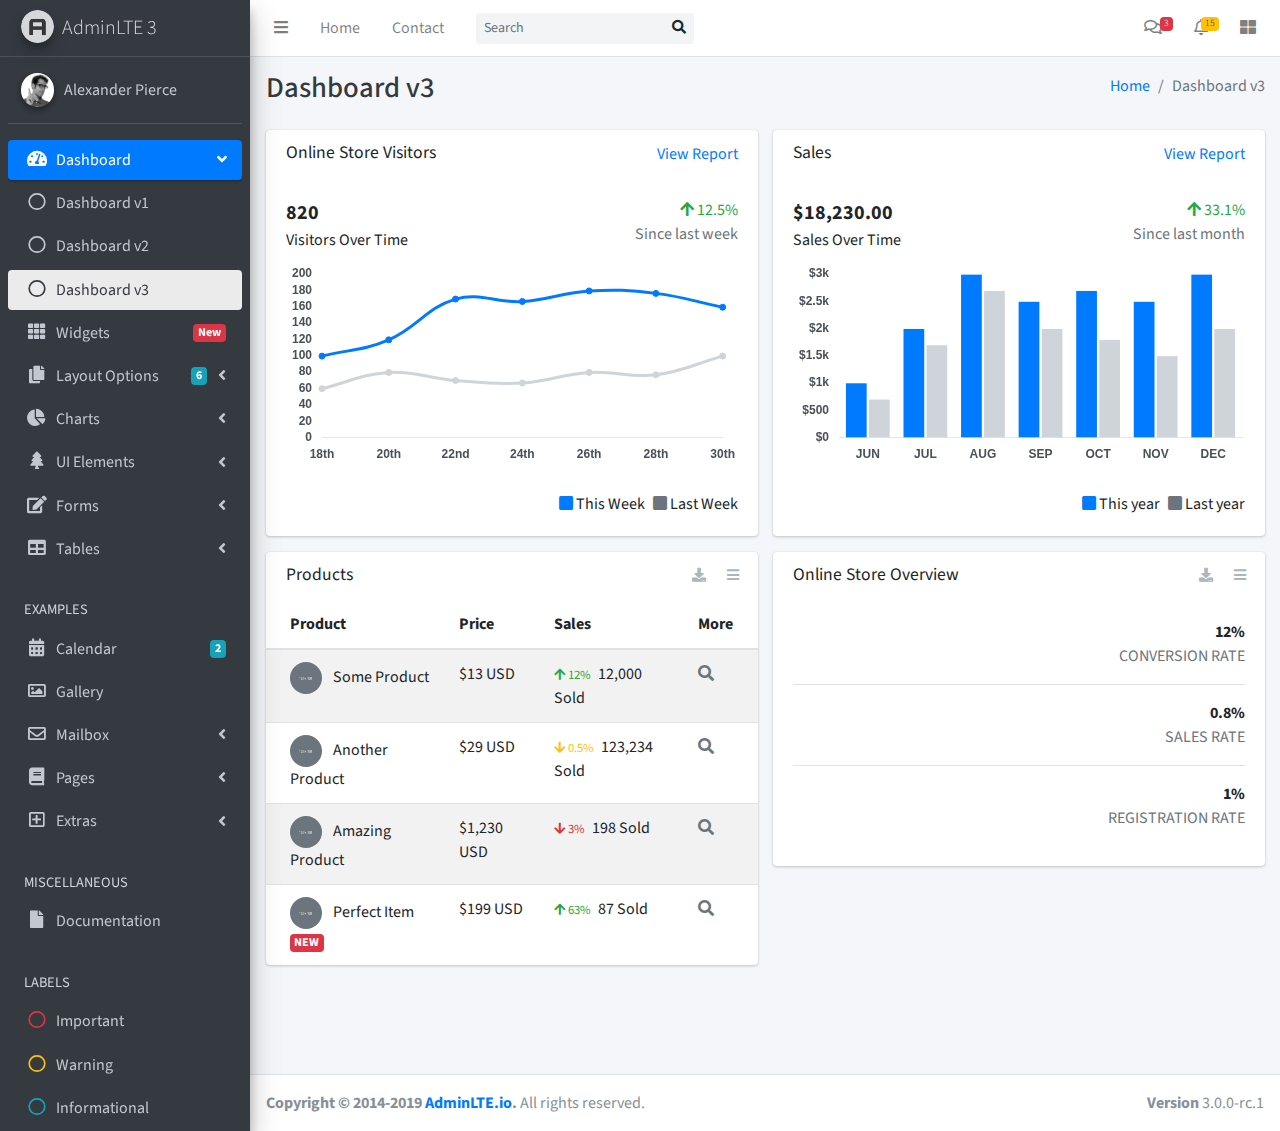
<file: AdminLTE-3.0.0-rc.1/index3.html>
<!DOCTYPE html>
<html lang="en">
<head>
  <meta charset="utf-8">
  <meta name="viewport" content="width=device-width, initial-scale=1">
  <meta http-equiv="x-ua-compatible" content="ie=edge">

  <title>AdminLTE 3 | Dashboard 3</title>

  <!-- Font Awesome Icons -->
  <link rel="stylesheet" href="plugins/fontawesome-free/css/all.min.css">
  <!-- IonIcons -->
  <link rel="stylesheet" href="http://code.ionicframework.com/ionicons/2.0.1/css/ionicons.min.css">
  <!-- Theme style -->
  <link rel="stylesheet" href="dist/css/adminlte.min.css">
  <!-- Google Font: Source Sans Pro -->
  <link href="https://fonts.googleapis.com/css?family=Source+Sans+Pro:300,400,400i,700" rel="stylesheet">
</head>
<!--
BODY TAG OPTIONS:
=================
Apply one or more of the following classes to to the body tag
to get the desired effect
|---------------------------------------------------------|
|LAYOUT OPTIONS | sidebar-collapse                        |
|               | sidebar-mini                            |
|---------------------------------------------------------|
-->
<body class="hold-transition sidebar-mini">
<div class="wrapper">
  <!-- Navbar -->
  <nav class="main-header navbar navbar-expand navbar-white navbar-light">
    <!-- Left navbar links -->
    <ul class="navbar-nav">
      <li class="nav-item">
        <a class="nav-link" data-widget="pushmenu" href="#"><i class="fas fa-bars"></i></a>
      </li>
      <li class="nav-item d-none d-sm-inline-block">
        <a href="index3.html" class="nav-link">Home</a>
      </li>
      <li class="nav-item d-none d-sm-inline-block">
        <a href="#" class="nav-link">Contact</a>
      </li>
    </ul>

    <!-- SEARCH FORM -->
    <form class="form-inline ml-3">
      <div class="input-group input-group-sm">
        <input class="form-control form-control-navbar" type="search" placeholder="Search" aria-label="Search">
        <div class="input-group-append">
          <button class="btn btn-navbar" type="submit">
            <i class="fas fa-search"></i>
          </button>
        </div>
      </div>
    </form>

    <!-- Right navbar links -->
    <ul class="navbar-nav ml-auto">
      <!-- Messages Dropdown Menu -->
      <li class="nav-item dropdown">
        <a class="nav-link" data-toggle="dropdown" href="#">
          <i class="far fa-comments"></i>
          <span class="badge badge-danger navbar-badge">3</span>
        </a>
        <div class="dropdown-menu dropdown-menu-lg dropdown-menu-right">
          <a href="#" class="dropdown-item">
            <!-- Message Start -->
            <div class="media">
              <img src="dist/img/user1-128x128.jpg" alt="User Avatar" class="img-size-50 mr-3 img-circle">
              <div class="media-body">
                <h3 class="dropdown-item-title">
                  Brad Diesel
                  <span class="float-right text-sm text-danger"><i class="fas fa-star"></i></span>
                </h3>
                <p class="text-sm">Call me whenever you can...</p>
                <p class="text-sm text-muted"><i class="far fa-clock mr-1"></i> 4 Hours Ago</p>
              </div>
            </div>
            <!-- Message End -->
          </a>
          <div class="dropdown-divider"></div>
          <a href="#" class="dropdown-item">
            <!-- Message Start -->
            <div class="media">
              <img src="dist/img/user8-128x128.jpg" alt="User Avatar" class="img-size-50 img-circle mr-3">
              <div class="media-body">
                <h3 class="dropdown-item-title">
                  John Pierce
                  <span class="float-right text-sm text-muted"><i class="fas fa-star"></i></span>
                </h3>
                <p class="text-sm">I got your message bro</p>
                <p class="text-sm text-muted"><i class="far fa-clock mr-1"></i> 4 Hours Ago</p>
              </div>
            </div>
            <!-- Message End -->
          </a>
          <div class="dropdown-divider"></div>
          <a href="#" class="dropdown-item">
            <!-- Message Start -->
            <div class="media">
              <img src="dist/img/user3-128x128.jpg" alt="User Avatar" class="img-size-50 img-circle mr-3">
              <div class="media-body">
                <h3 class="dropdown-item-title">
                  Nora Silvester
                  <span class="float-right text-sm text-warning"><i class="fas fa-star"></i></span>
                </h3>
                <p class="text-sm">The subject goes here</p>
                <p class="text-sm text-muted"><i class="far fa-clock mr-1"></i> 4 Hours Ago</p>
              </div>
            </div>
            <!-- Message End -->
          </a>
          <div class="dropdown-divider"></div>
          <a href="#" class="dropdown-item dropdown-footer">See All Messages</a>
        </div>
      </li>
      <!-- Notifications Dropdown Menu -->
      <li class="nav-item dropdown">
        <a class="nav-link" data-toggle="dropdown" href="#">
          <i class="far fa-bell"></i>
          <span class="badge badge-warning navbar-badge">15</span>
        </a>
        <div class="dropdown-menu dropdown-menu-lg dropdown-menu-right">
          <span class="dropdown-item dropdown-header">15 Notifications</span>
          <div class="dropdown-divider"></div>
          <a href="#" class="dropdown-item">
            <i class="fas fa-envelope mr-2"></i> 4 new messages
            <span class="float-right text-muted text-sm">3 mins</span>
          </a>
          <div class="dropdown-divider"></div>
          <a href="#" class="dropdown-item">
            <i class="fas fa-users mr-2"></i> 8 friend requests
            <span class="float-right text-muted text-sm">12 hours</span>
          </a>
          <div class="dropdown-divider"></div>
          <a href="#" class="dropdown-item">
            <i class="fas fa-file mr-2"></i> 3 new reports
            <span class="float-right text-muted text-sm">2 days</span>
          </a>
          <div class="dropdown-divider"></div>
          <a href="#" class="dropdown-item dropdown-footer">See All Notifications</a>
        </div>
      </li>
      <li class="nav-item">
        <a class="nav-link" data-widget="control-sidebar" data-slide="true" href="#"><i
            class="fas fa-th-large"></i></a>
      </li>
    </ul>
  </nav>
  <!-- /.navbar -->

  <!-- Main Sidebar Container -->
  <aside class="main-sidebar sidebar-dark-primary elevation-4">
    <!-- Brand Logo -->
    <a href="index3.html" class="brand-link">
      <img src="dist/img/AdminLTELogo.png" alt="AdminLTE Logo" class="brand-image img-circle elevation-3"
           style="opacity: .8">
      <span class="brand-text font-weight-light">AdminLTE 3</span>
    </a>

    <!-- Sidebar -->
    <div class="sidebar">
      <!-- Sidebar user panel (optional) -->
      <div class="user-panel mt-3 pb-3 mb-3 d-flex">
        <div class="image">
          <img src="dist/img/user2-160x160.jpg" class="img-circle elevation-2" alt="User Image">
        </div>
        <div class="info">
          <a href="#" class="d-block">Alexander Pierce</a>
        </div>
      </div>

      <!-- Sidebar Menu -->
      <nav class="mt-2">
        <ul class="nav nav-pills nav-sidebar flex-column" data-widget="treeview" role="menu" data-accordion="false">
          <!-- Add icons to the links using the .nav-icon class
               with font-awesome or any other icon font library -->
          <li class="nav-item has-treeview menu-open">
            <a href="#" class="nav-link active">
              <i class="nav-icon fas fa-tachometer-alt"></i>
              <p>
                Dashboard
                <i class="right fas fa-angle-left"></i>
              </p>
            </a>
            <ul class="nav nav-treeview">
              <li class="nav-item">
                <a href="./index.html" class="nav-link">
                  <i class="far fa-circle nav-icon"></i>
                  <p>Dashboard v1</p>
                </a>
              </li>
              <li class="nav-item">
                <a href="./index2.html" class="nav-link">
                  <i class="far fa-circle nav-icon"></i>
                  <p>Dashboard v2</p>
                </a>
              </li>
              <li class="nav-item">
                <a href="./index3.html" class="nav-link active">
                  <i class="far fa-circle nav-icon"></i>
                  <p>Dashboard v3</p>
                </a>
              </li>
            </ul>
          </li>
          <li class="nav-item">
            <a href="pages/widgets.html" class="nav-link">
              <i class="nav-icon fas fa-th"></i>
              <p>
                Widgets
                <span class="right badge badge-danger">New</span>
              </p>
            </a>
          </li>
          <li class="nav-item has-treeview">
            <a href="#" class="nav-link">
              <i class="nav-icon fas fa-copy"></i>
              <p>
                Layout Options
                <i class="fas fa-angle-left right"></i>
                <span class="badge badge-info right">6</span>
              </p>
            </a>
            <ul class="nav nav-treeview">
              <li class="nav-item">
                <a href="pages/layout/top-nav.html" class="nav-link">
                  <i class="far fa-circle nav-icon"></i>
                  <p>Top Navigation</p>
                </a>
              </li>
              <li class="nav-item">
                <a href="pages/layout/boxed.html" class="nav-link">
                  <i class="far fa-circle nav-icon"></i>
                  <p>Boxed</p>
                </a>
              </li>
              <li class="nav-item">
                <a href="pages/layout/fixed-sidebar.html" class="nav-link">
                  <i class="far fa-circle nav-icon"></i>
                  <p>Fixed Sidebar</p>
                </a>
              </li>
              <li class="nav-item">
                <a href="pages/layout/fixed-topnav.html" class="nav-link">
                  <i class="far fa-circle nav-icon"></i>
                  <p>Fixed Navbar</p>
                </a>
              </li>
              <li class="nav-item">
                <a href="pages/layout/fixed-footer.html" class="nav-link">
                  <i class="far fa-circle nav-icon"></i>
                  <p>Fixed Footer</p>
                </a>
              </li>
              <li class="nav-item">
                <a href="pages/layout/collapsed-sidebar.html" class="nav-link">
                  <i class="far fa-circle nav-icon"></i>
                  <p>Collapsed Sidebar</p>
                </a>
              </li>
            </ul>
          </li>
          <li class="nav-item has-treeview">
            <a href="#" class="nav-link">
              <i class="nav-icon fas fa-chart-pie"></i>
              <p>
                Charts
                <i class="right fas fa-angle-left"></i>
              </p>
            </a>
            <ul class="nav nav-treeview">
              <li class="nav-item">
                <a href="pages/charts/chartjs.html" class="nav-link">
                  <i class="far fa-circle nav-icon"></i>
                  <p>ChartJS</p>
                </a>
              </li>
              <li class="nav-item">
                <a href="pages/charts/flot.html" class="nav-link">
                  <i class="far fa-circle nav-icon"></i>
                  <p>Flot</p>
                </a>
              </li>
              <li class="nav-item">
                <a href="pages/charts/inline.html" class="nav-link">
                  <i class="far fa-circle nav-icon"></i>
                  <p>Inline</p>
                </a>
              </li>
            </ul>
          </li>
          <li class="nav-item has-treeview">
            <a href="#" class="nav-link">
              <i class="nav-icon fas fa-tree"></i>
              <p>
                UI Elements
                <i class="fas fa-angle-left right"></i>
              </p>
            </a>
            <ul class="nav nav-treeview">
              <li class="nav-item">
                <a href="pages/UI/general.html" class="nav-link">
                  <i class="far fa-circle nav-icon"></i>
                  <p>General</p>
                </a>
              </li>
              <li class="nav-item">
                <a href="pages/UI/icons.html" class="nav-link">
                  <i class="far fa-circle nav-icon"></i>
                  <p>Icons</p>
                </a>
              </li>
              <li class="nav-item">
                <a href="pages/UI/buttons.html" class="nav-link">
                  <i class="far fa-circle nav-icon"></i>
                  <p>Buttons</p>
                </a>
              </li>
              <li class="nav-item">
                <a href="pages/UI/sliders.html" class="nav-link">
                  <i class="far fa-circle nav-icon"></i>
                  <p>Sliders</p>
                </a>
              </li>
              <li class="nav-item">
                <a href="pages/UI/modals.html" class="nav-link">
                  <i class="far fa-circle nav-icon"></i>
                  <p>Modals & Alerts</p>
                </a>
              </li>
              <li class="nav-item">
                <a href="pages/UI/navbar.html" class="nav-link">
                  <i class="far fa-circle nav-icon"></i>
                  <p>Navbar & Tabs</p>
                </a>
              </li>
              <li class="nav-item">
                <a href="pages/UI/timeline.html" class="nav-link">
                  <i class="far fa-circle nav-icon"></i>
                  <p>Timeline</p>
                </a>
              </li>
              <li class="nav-item">
                <a href="pages/UI/ribbons.html" class="nav-link">
                  <i class="far fa-circle nav-icon"></i>
                  <p>Ribbons</p>
                </a>
              </li>
            </ul>
          </li>
          <li class="nav-item has-treeview">
            <a href="#" class="nav-link">
              <i class="nav-icon fas fa-edit"></i>
              <p>
                Forms
                <i class="fas fa-angle-left right"></i>
              </p>
            </a>
            <ul class="nav nav-treeview">
              <li class="nav-item">
                <a href="pages/forms/general.html" class="nav-link">
                  <i class="far fa-circle nav-icon"></i>
                  <p>General Elements</p>
                </a>
              </li>
              <li class="nav-item">
                <a href="pages/forms/advanced.html" class="nav-link">
                  <i class="far fa-circle nav-icon"></i>
                  <p>Advanced Elements</p>
                </a>
              </li>
              <li class="nav-item">
                <a href="pages/forms/editors.html" class="nav-link">
                  <i class="far fa-circle nav-icon"></i>
                  <p>Editors</p>
                </a>
              </li>
            </ul>
          </li>
          <li class="nav-item has-treeview">
            <a href="#" class="nav-link">
              <i class="nav-icon fas fa-table"></i>
              <p>
                Tables
                <i class="fas fa-angle-left right"></i>
              </p>
            </a>
            <ul class="nav nav-treeview">
              <li class="nav-item">
                <a href="pages/tables/simple.html" class="nav-link">
                  <i class="far fa-circle nav-icon"></i>
                  <p>Simple Tables</p>
                </a>
              </li>
              <li class="nav-item">
                <a href="pages/tables/data.html" class="nav-link">
                  <i class="far fa-circle nav-icon"></i>
                  <p>DataTables</p>
                </a>
              </li>
              <li class="nav-item">
                <a href="pages/tables/jsgrid.html" class="nav-link">
                  <i class="far fa-circle nav-icon"></i>
                  <p>jsGrid</p>
                </a>
              </li>
            </ul>
          </li>
          <li class="nav-header">EXAMPLES</li>
          <li class="nav-item">
            <a href="pages/calendar.html" class="nav-link">
              <i class="nav-icon fas fa-calendar-alt"></i>
              <p>
                Calendar
                <span class="badge badge-info right">2</span>
              </p>
            </a>
          </li>
          <li class="nav-item">
            <a href="pages/gallery.html" class="nav-link">
              <i class="nav-icon far fa-image"></i>
              <p>
                Gallery
              </p>
            </a>
          </li>
          <li class="nav-item has-treeview">
            <a href="#" class="nav-link">
              <i class="nav-icon far fa-envelope"></i>
              <p>
                Mailbox
                <i class="fas fa-angle-left right"></i>
              </p>
            </a>
            <ul class="nav nav-treeview">
              <li class="nav-item">
                <a href="pages/mailbox/mailbox.html" class="nav-link">
                  <i class="far fa-circle nav-icon"></i>
                  <p>Inbox</p>
                </a>
              </li>
              <li class="nav-item">
                <a href="pages/mailbox/compose.html" class="nav-link">
                  <i class="far fa-circle nav-icon"></i>
                  <p>Compose</p>
                </a>
              </li>
              <li class="nav-item">
                <a href="pages/mailbox/read-mail.html" class="nav-link">
                  <i class="far fa-circle nav-icon"></i>
                  <p>Read</p>
                </a>
              </li>
            </ul>
          </li>
          <li class="nav-item has-treeview">
            <a href="#" class="nav-link">
              <i class="nav-icon fas fa-book"></i>
              <p>
                Pages
                <i class="fas fa-angle-left right"></i>
              </p>
            </a>
            <ul class="nav nav-treeview">
              <li class="nav-item">
                <a href="pages/examples/invoice.html" class="nav-link">
                  <i class="far fa-circle nav-icon"></i>
                  <p>Invoice</p>
                </a>
              </li>
              <li class="nav-item">
                <a href="pages/examples/profile.html" class="nav-link">
                  <i class="far fa-circle nav-icon"></i>
                  <p>Profile</p>
                </a>
              </li>
              <li class="nav-item">
                <a href="pages/examples/e_commerce.html" class="nav-link">
                  <i class="far fa-circle nav-icon"></i>
                  <p>E-commerce</p>
                </a>
              </li>
              <li class="nav-item">
                <a href="pages/examples/projects.html" class="nav-link">
                  <i class="far fa-circle nav-icon"></i>
                  <p>Projects</p>
                </a>
              </li>
              <li class="nav-item">
                <a href="pages/examples/project_add.html" class="nav-link">
                  <i class="far fa-circle nav-icon"></i>
                  <p>Project Add</p>
                </a>
              </li>
              <li class="nav-item">
                <a href="pages/examples/project_edit.html" class="nav-link">
                  <i class="far fa-circle nav-icon"></i>
                  <p>Project Edit</p>
                </a>
              </li>
              <li class="nav-item">
                <a href="pages/examples/project_detail.html" class="nav-link">
                  <i class="far fa-circle nav-icon"></i>
                  <p>Project Detail</p>
                </a>
              </li>
              <li class="nav-item">
                <a href="pages/examples/contacts.html" class="nav-link">
                  <i class="far fa-circle nav-icon"></i>
                  <p>Contacts</p>
                </a>
              </li>
            </ul>
          </li>
          <li class="nav-item has-treeview">
            <a href="#" class="nav-link">
              <i class="nav-icon far fa-plus-square"></i>
              <p>
                Extras
                <i class="fas fa-angle-left right"></i>
              </p>
            </a>
            <ul class="nav nav-treeview">
              <li class="nav-item">
                <a href="pages/examples/login.html" class="nav-link">
                  <i class="far fa-circle nav-icon"></i>
                  <p>Login</p>
                </a>
              </li>
              <li class="nav-item">
                <a href="pages/examples/register.html" class="nav-link">
                  <i class="far fa-circle nav-icon"></i>
                  <p>Register</p>
                </a>
              </li>
              <li class="nav-item">
                <a href="pages/examples/lockscreen.html" class="nav-link">
                  <i class="far fa-circle nav-icon"></i>
                  <p>Lockscreen</p>
                </a>
              </li>
              <li class="nav-item">
                <a href="pages/examples/legacy-user-menu.html" class="nav-link">
                  <i class="far fa-circle nav-icon"></i>
                  <p>Legacy User Menu</p>
                </a>
              </li>
              <li class="nav-item">
                <a href="pages/examples/language-menu.html" class="nav-link">
                  <i class="far fa-circle nav-icon"></i>
                  <p>Language Menu</p>
                </a>
              </li>
              <li class="nav-item">
                <a href="pages/examples/404.html" class="nav-link">
                  <i class="far fa-circle nav-icon"></i>
                  <p>Error 404</p>
                </a>
              </li>
              <li class="nav-item">
                <a href="pages/examples/500.html" class="nav-link">
                  <i class="far fa-circle nav-icon"></i>
                  <p>Error 500</p>
                </a>
              </li>
              <li class="nav-item">
                <a href="pages/examples/blank.html" class="nav-link">
                  <i class="far fa-circle nav-icon"></i>
                  <p>Blank Page</p>
                </a>
              </li>
              <li class="nav-item">
                <a href="starter.html" class="nav-link">
                  <i class="far fa-circle nav-icon"></i>
                  <p>Starter Page</p>
                </a>
              </li>
            </ul>
          </li>
          <li class="nav-header">MISCELLANEOUS</li>
          <li class="nav-item">
            <a href="https://adminlte.io/docs/3.0" class="nav-link">
              <i class="nav-icon fas fa-file"></i>
              <p>Documentation</p>
            </a>
          </li>
          <li class="nav-header">LABELS</li>
          <li class="nav-item">
            <a href="#" class="nav-link">
              <i class="nav-icon far fa-circle text-danger"></i>
              <p class="text">Important</p>
            </a>
          </li>
          <li class="nav-item">
            <a href="#" class="nav-link">
              <i class="nav-icon far fa-circle text-warning"></i>
              <p>Warning</p>
            </a>
          </li>
          <li class="nav-item">
            <a href="#" class="nav-link">
              <i class="nav-icon far fa-circle text-info"></i>
              <p>Informational</p>
            </a>
          </li>
        </ul>
      </nav>
      <!-- /.sidebar-menu -->
    </div>
    <!-- /.sidebar -->
  </aside>

  <!-- Content Wrapper. Contains page content -->
  <div class="content-wrapper">
    <!-- Content Header (Page header) -->
    <div class="content-header">
      <div class="container-fluid">
        <div class="row mb-2">
          <div class="col-sm-6">
            <h1 class="m-0 text-dark">Dashboard v3</h1>
          </div><!-- /.col -->
          <div class="col-sm-6">
            <ol class="breadcrumb float-sm-right">
              <li class="breadcrumb-item"><a href="#">Home</a></li>
              <li class="breadcrumb-item active">Dashboard v3</li>
            </ol>
          </div><!-- /.col -->
        </div><!-- /.row -->
      </div><!-- /.container-fluid -->
    </div>
    <!-- /.content-header -->

    <!-- Main content -->
    <div class="content">
      <div class="container-fluid">
        <div class="row">
          <div class="col-lg-6">
            <div class="card">
              <div class="card-header border-0">
                <div class="d-flex justify-content-between">
                  <h3 class="card-title">Online Store Visitors</h3>
                  <a href="javascript:void(0);">View Report</a>
                </div>
              </div>
              <div class="card-body">
                <div class="d-flex">
                  <p class="d-flex flex-column">
                    <span class="text-bold text-lg">820</span>
                    <span>Visitors Over Time</span>
                  </p>
                  <p class="ml-auto d-flex flex-column text-right">
                    <span class="text-success">
                      <i class="fas fa-arrow-up"></i> 12.5%
                    </span>
                    <span class="text-muted">Since last week</span>
                  </p>
                </div>
                <!-- /.d-flex -->

                <div class="position-relative mb-4">
                  <canvas id="visitors-chart" height="200"></canvas>
                </div>

                <div class="d-flex flex-row justify-content-end">
                  <span class="mr-2">
                    <i class="fas fa-square text-primary"></i> This Week
                  </span>

                  <span>
                    <i class="fas fa-square text-gray"></i> Last Week
                  </span>
                </div>
              </div>
            </div>
            <!-- /.card -->

            <div class="card">
              <div class="card-header border-0">
                <h3 class="card-title">Products</h3>
                <div class="card-tools">
                  <a href="#" class="btn btn-tool btn-sm">
                    <i class="fas fa-download"></i>
                  </a>
                  <a href="#" class="btn btn-tool btn-sm">
                    <i class="fas fa-bars"></i>
                  </a>
                </div>
              </div>
              <div class="card-body p-0">
                <table class="table table-striped table-valign-middle">
                  <thead>
                  <tr>
                    <th>Product</th>
                    <th>Price</th>
                    <th>Sales</th>
                    <th>More</th>
                  </tr>
                  </thead>
                  <tbody>
                  <tr>
                    <td>
                      <img src="dist/img/default-150x150.png" alt="Product 1" class="img-circle img-size-32 mr-2">
                      Some Product
                    </td>
                    <td>$13 USD</td>
                    <td>
                      <small class="text-success mr-1">
                        <i class="fas fa-arrow-up"></i>
                        12%
                      </small>
                      12,000 Sold
                    </td>
                    <td>
                      <a href="#" class="text-muted">
                        <i class="fas fa-search"></i>
                      </a>
                    </td>
                  </tr>
                  <tr>
                    <td>
                      <img src="dist/img/default-150x150.png" alt="Product 1" class="img-circle img-size-32 mr-2">
                      Another Product
                    </td>
                    <td>$29 USD</td>
                    <td>
                      <small class="text-warning mr-1">
                        <i class="fas fa-arrow-down"></i>
                        0.5%
                      </small>
                      123,234 Sold
                    </td>
                    <td>
                      <a href="#" class="text-muted">
                        <i class="fas fa-search"></i>
                      </a>
                    </td>
                  </tr>
                  <tr>
                    <td>
                      <img src="dist/img/default-150x150.png" alt="Product 1" class="img-circle img-size-32 mr-2">
                      Amazing Product
                    </td>
                    <td>$1,230 USD</td>
                    <td>
                      <small class="text-danger mr-1">
                        <i class="fas fa-arrow-down"></i>
                        3%
                      </small>
                      198 Sold
                    </td>
                    <td>
                      <a href="#" class="text-muted">
                        <i class="fas fa-search"></i>
                      </a>
                    </td>
                  </tr>
                  <tr>
                    <td>
                      <img src="dist/img/default-150x150.png" alt="Product 1" class="img-circle img-size-32 mr-2">
                      Perfect Item
                      <span class="badge bg-danger">NEW</span>
                    </td>
                    <td>$199 USD</td>
                    <td>
                      <small class="text-success mr-1">
                        <i class="fas fa-arrow-up"></i>
                        63%
                      </small>
                      87 Sold
                    </td>
                    <td>
                      <a href="#" class="text-muted">
                        <i class="fas fa-search"></i>
                      </a>
                    </td>
                  </tr>
                  </tbody>
                </table>
              </div>
            </div>
            <!-- /.card -->
          </div>
          <!-- /.col-md-6 -->
          <div class="col-lg-6">
            <div class="card">
              <div class="card-header border-0">
                <div class="d-flex justify-content-between">
                  <h3 class="card-title">Sales</h3>
                  <a href="javascript:void(0);">View Report</a>
                </div>
              </div>
              <div class="card-body">
                <div class="d-flex">
                  <p class="d-flex flex-column">
                    <span class="text-bold text-lg">$18,230.00</span>
                    <span>Sales Over Time</span>
                  </p>
                  <p class="ml-auto d-flex flex-column text-right">
                    <span class="text-success">
                      <i class="fas fa-arrow-up"></i> 33.1%
                    </span>
                    <span class="text-muted">Since last month</span>
                  </p>
                </div>
                <!-- /.d-flex -->

                <div class="position-relative mb-4">
                  <canvas id="sales-chart" height="200"></canvas>
                </div>

                <div class="d-flex flex-row justify-content-end">
                  <span class="mr-2">
                    <i class="fas fa-square text-primary"></i> This year
                  </span>

                  <span>
                    <i class="fas fa-square text-gray"></i> Last year
                  </span>
                </div>
              </div>
            </div>
            <!-- /.card -->

            <div class="card">
              <div class="card-header border-0">
                <h3 class="card-title">Online Store Overview</h3>
                <div class="card-tools">
                  <a href="#" class="btn btn-sm btn-tool">
                    <i class="fas fa-download"></i>
                  </a>
                  <a href="#" class="btn btn-sm btn-tool">
                    <i class="fas fa-bars"></i>
                  </a>
                </div>
              </div>
              <div class="card-body">
                <div class="d-flex justify-content-between align-items-center border-bottom mb-3">
                  <p class="text-success text-xl">
                    <i class="ion ion-ios-refresh-empty"></i>
                  </p>
                  <p class="d-flex flex-column text-right">
                    <span class="font-weight-bold">
                      <i class="ion ion-android-arrow-up text-success"></i> 12%
                    </span>
                    <span class="text-muted">CONVERSION RATE</span>
                  </p>
                </div>
                <!-- /.d-flex -->
                <div class="d-flex justify-content-between align-items-center border-bottom mb-3">
                  <p class="text-warning text-xl">
                    <i class="ion ion-ios-cart-outline"></i>
                  </p>
                  <p class="d-flex flex-column text-right">
                    <span class="font-weight-bold">
                      <i class="ion ion-android-arrow-up text-warning"></i> 0.8%
                    </span>
                    <span class="text-muted">SALES RATE</span>
                  </p>
                </div>
                <!-- /.d-flex -->
                <div class="d-flex justify-content-between align-items-center mb-0">
                  <p class="text-danger text-xl">
                    <i class="ion ion-ios-people-outline"></i>
                  </p>
                  <p class="d-flex flex-column text-right">
                    <span class="font-weight-bold">
                      <i class="ion ion-android-arrow-down text-danger"></i> 1%
                    </span>
                    <span class="text-muted">REGISTRATION RATE</span>
                  </p>
                </div>
                <!-- /.d-flex -->
              </div>
            </div>
          </div>
          <!-- /.col-md-6 -->
        </div>
        <!-- /.row -->
      </div>
      <!-- /.container-fluid -->
    </div>
    <!-- /.content -->
  </div>
  <!-- /.content-wrapper -->

  <!-- Control Sidebar -->
  <aside class="control-sidebar control-sidebar-dark">
    <!-- Control sidebar content goes here -->
  </aside>
  <!-- /.control-sidebar -->

  <!-- Main Footer -->
  <footer class="main-footer">
    <strong>Copyright &copy; 2014-2019 <a href="http://adminlte.io">AdminLTE.io</a>.</strong>
    All rights reserved.
    <div class="float-right d-none d-sm-inline-block">
      <b>Version</b> 3.0.0-rc.1
    </div>
  </footer>
</div>
<!-- ./wrapper -->

<!-- REQUIRED SCRIPTS -->

<!-- jQuery -->
<script src="plugins/jquery/jquery.min.js"></script>
<!-- Bootstrap -->
<script src="plugins/bootstrap/js/bootstrap.bundle.min.js"></script>
<!-- AdminLTE -->
<script src="dist/js/adminlte.js"></script>

<!-- OPTIONAL SCRIPTS -->
<script src="plugins/chart.js/Chart.min.js"></script>
<script src="dist/js/demo.js"></script>
<script src="dist/js/pages/dashboard3.js"></script>
</body>
</html>
</file>
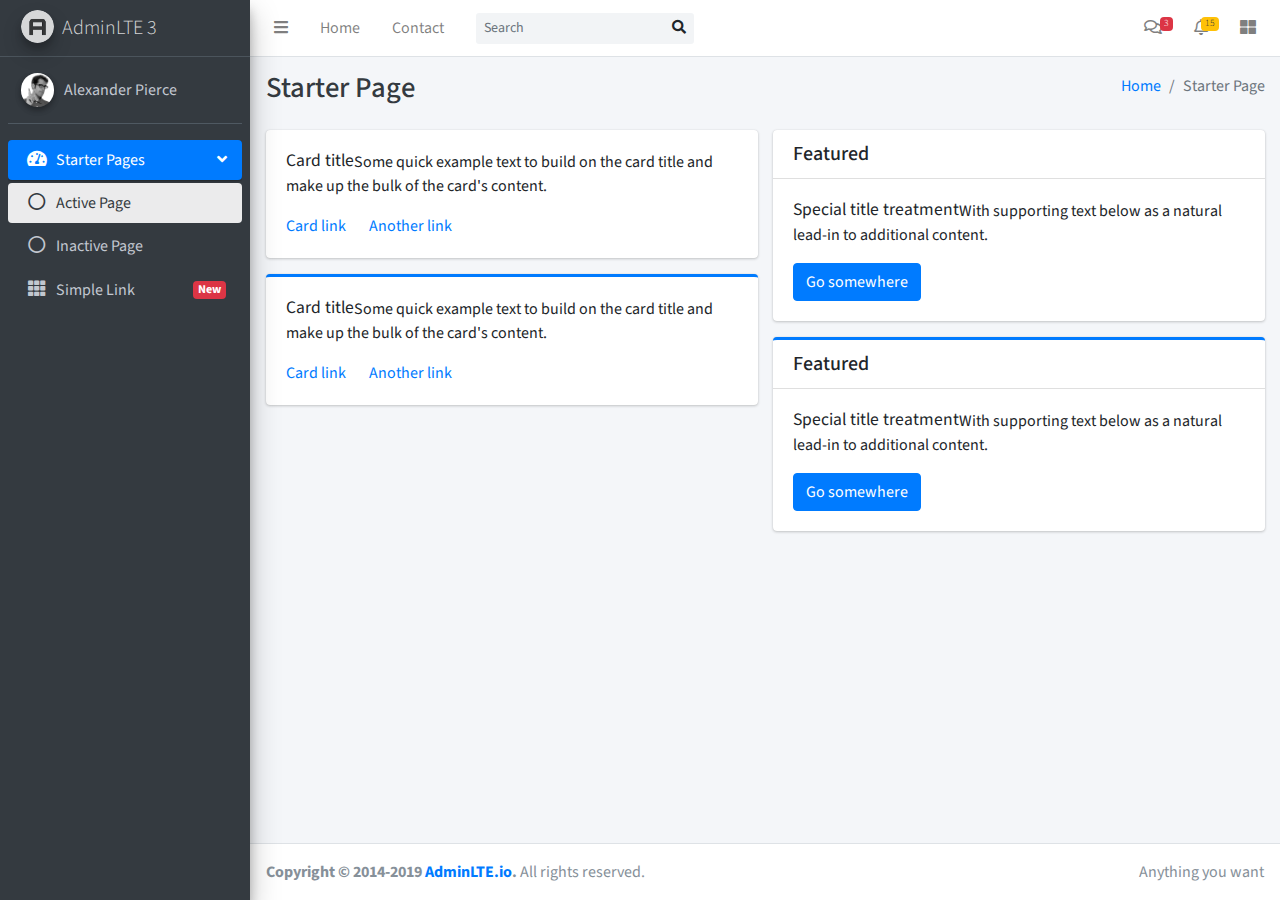
<file: AdminLTE-3.0.0-rc.1/starter.html>
<!DOCTYPE html>
<!--
This is a starter template page. Use this page to start your new project from
scratch. This page gets rid of all links and provides the needed markup only.
-->
<html lang="en">
<head>
  <meta charset="utf-8">
  <meta name="viewport" content="width=device-width, initial-scale=1">
  <meta http-equiv="x-ua-compatible" content="ie=edge">

  <title>AdminLTE 3 | Starter</title>

  <!-- Font Awesome Icons -->
  <link rel="stylesheet" href="plugins/fontawesome-free/css/all.min.css">
  <!-- Theme style -->
  <link rel="stylesheet" href="dist/css/adminlte.min.css">
  <!-- Google Font: Source Sans Pro -->
  <link href="https://fonts.googleapis.com/css?family=Source+Sans+Pro:300,400,400i,700" rel="stylesheet">
</head>
<body class="hold-transition sidebar-mini">
<div class="wrapper">

  <!-- Navbar -->
  <nav class="main-header navbar navbar-expand navbar-white navbar-light">
    <!-- Left navbar links -->
    <ul class="navbar-nav">
      <li class="nav-item">
        <a class="nav-link" data-widget="pushmenu" href="#"><i class="fas fa-bars"></i></a>
      </li>
      <li class="nav-item d-none d-sm-inline-block">
        <a href="index3.html" class="nav-link">Home</a>
      </li>
      <li class="nav-item d-none d-sm-inline-block">
        <a href="#" class="nav-link">Contact</a>
      </li>
    </ul>

    <!-- SEARCH FORM -->
    <form class="form-inline ml-3">
      <div class="input-group input-group-sm">
        <input class="form-control form-control-navbar" type="search" placeholder="Search" aria-label="Search">
        <div class="input-group-append">
          <button class="btn btn-navbar" type="submit">
            <i class="fas fa-search"></i>
          </button>
        </div>
      </div>
    </form>

    <!-- Right navbar links -->
    <ul class="navbar-nav ml-auto">
      <!-- Messages Dropdown Menu -->
      <li class="nav-item dropdown">
        <a class="nav-link" data-toggle="dropdown" href="#">
          <i class="far fa-comments"></i>
          <span class="badge badge-danger navbar-badge">3</span>
        </a>
        <div class="dropdown-menu dropdown-menu-lg dropdown-menu-right">
          <a href="#" class="dropdown-item">
            <!-- Message Start -->
            <div class="media">
              <img src="dist/img/user1-128x128.jpg" alt="User Avatar" class="img-size-50 mr-3 img-circle">
              <div class="media-body">
                <h3 class="dropdown-item-title">
                  Brad Diesel
                  <span class="float-right text-sm text-danger"><i class="fas fa-star"></i></span>
                </h3>
                <p class="text-sm">Call me whenever you can...</p>
                <p class="text-sm text-muted"><i class="far fa-clock mr-1"></i> 4 Hours Ago</p>
              </div>
            </div>
            <!-- Message End -->
          </a>
          <div class="dropdown-divider"></div>
          <a href="#" class="dropdown-item">
            <!-- Message Start -->
            <div class="media">
              <img src="dist/img/user8-128x128.jpg" alt="User Avatar" class="img-size-50 img-circle mr-3">
              <div class="media-body">
                <h3 class="dropdown-item-title">
                  John Pierce
                  <span class="float-right text-sm text-muted"><i class="fas fa-star"></i></span>
                </h3>
                <p class="text-sm">I got your message bro</p>
                <p class="text-sm text-muted"><i class="far fa-clock mr-1"></i> 4 Hours Ago</p>
              </div>
            </div>
            <!-- Message End -->
          </a>
          <div class="dropdown-divider"></div>
          <a href="#" class="dropdown-item">
            <!-- Message Start -->
            <div class="media">
              <img src="dist/img/user3-128x128.jpg" alt="User Avatar" class="img-size-50 img-circle mr-3">
              <div class="media-body">
                <h3 class="dropdown-item-title">
                  Nora Silvester
                  <span class="float-right text-sm text-warning"><i class="fas fa-star"></i></span>
                </h3>
                <p class="text-sm">The subject goes here</p>
                <p class="text-sm text-muted"><i class="far fa-clock mr-1"></i> 4 Hours Ago</p>
              </div>
            </div>
            <!-- Message End -->
          </a>
          <div class="dropdown-divider"></div>
          <a href="#" class="dropdown-item dropdown-footer">See All Messages</a>
        </div>
      </li>
      <!-- Notifications Dropdown Menu -->
      <li class="nav-item dropdown">
        <a class="nav-link" data-toggle="dropdown" href="#">
          <i class="far fa-bell"></i>
          <span class="badge badge-warning navbar-badge">15</span>
        </a>
        <div class="dropdown-menu dropdown-menu-lg dropdown-menu-right">
          <span class="dropdown-header">15 Notifications</span>
          <div class="dropdown-divider"></div>
          <a href="#" class="dropdown-item">
            <i class="fas fa-envelope mr-2"></i> 4 new messages
            <span class="float-right text-muted text-sm">3 mins</span>
          </a>
          <div class="dropdown-divider"></div>
          <a href="#" class="dropdown-item">
            <i class="fas fa-users mr-2"></i> 8 friend requests
            <span class="float-right text-muted text-sm">12 hours</span>
          </a>
          <div class="dropdown-divider"></div>
          <a href="#" class="dropdown-item">
            <i class="fas fa-file mr-2"></i> 3 new reports
            <span class="float-right text-muted text-sm">2 days</span>
          </a>
          <div class="dropdown-divider"></div>
          <a href="#" class="dropdown-item dropdown-footer">See All Notifications</a>
        </div>
      </li>
      <li class="nav-item">
        <a class="nav-link" data-widget="control-sidebar" data-slide="true" href="#"><i
            class="fas fa-th-large"></i></a>
      </li>
    </ul>
  </nav>
  <!-- /.navbar -->

  <!-- Main Sidebar Container -->
  <aside class="main-sidebar sidebar-dark-primary elevation-4">
    <!-- Brand Logo -->
    <a href="index3.html" class="brand-link">
      <img src="dist/img/AdminLTELogo.png" alt="AdminLTE Logo" class="brand-image img-circle elevation-3"
           style="opacity: .8">
      <span class="brand-text font-weight-light">AdminLTE 3</span>
    </a>

    <!-- Sidebar -->
    <div class="sidebar">
      <!-- Sidebar user panel (optional) -->
      <div class="user-panel mt-3 pb-3 mb-3 d-flex">
        <div class="image">
          <img src="dist/img/user2-160x160.jpg" class="img-circle elevation-2" alt="User Image">
        </div>
        <div class="info">
          <a href="#" class="d-block">Alexander Pierce</a>
        </div>
      </div>

      <!-- Sidebar Menu -->
      <nav class="mt-2">
        <ul class="nav nav-pills nav-sidebar flex-column" data-widget="treeview" role="menu" data-accordion="false">
          <!-- Add icons to the links using the .nav-icon class
               with font-awesome or any other icon font library -->
          <li class="nav-item has-treeview menu-open">
            <a href="#" class="nav-link active">
              <i class="nav-icon fas fa-tachometer-alt"></i>
              <p>
                Starter Pages
                <i class="right fas fa-angle-left"></i>
              </p>
            </a>
            <ul class="nav nav-treeview">
              <li class="nav-item">
                <a href="#" class="nav-link active">
                  <i class="far fa-circle nav-icon"></i>
                  <p>Active Page</p>
                </a>
              </li>
              <li class="nav-item">
                <a href="#" class="nav-link">
                  <i class="far fa-circle nav-icon"></i>
                  <p>Inactive Page</p>
                </a>
              </li>
            </ul>
          </li>
          <li class="nav-item">
            <a href="#" class="nav-link">
              <i class="nav-icon fas fa-th"></i>
              <p>
                Simple Link
                <span class="right badge badge-danger">New</span>
              </p>
            </a>
          </li>
        </ul>
      </nav>
      <!-- /.sidebar-menu -->
    </div>
    <!-- /.sidebar -->
  </aside>

  <!-- Content Wrapper. Contains page content -->
  <div class="content-wrapper">
    <!-- Content Header (Page header) -->
    <div class="content-header">
      <div class="container-fluid">
        <div class="row mb-2">
          <div class="col-sm-6">
            <h1 class="m-0 text-dark">Starter Page</h1>
          </div><!-- /.col -->
          <div class="col-sm-6">
            <ol class="breadcrumb float-sm-right">
              <li class="breadcrumb-item"><a href="#">Home</a></li>
              <li class="breadcrumb-item active">Starter Page</li>
            </ol>
          </div><!-- /.col -->
        </div><!-- /.row -->
      </div><!-- /.container-fluid -->
    </div>
    <!-- /.content-header -->

    <!-- Main content -->
    <div class="content">
      <div class="container-fluid">
        <div class="row">
          <div class="col-lg-6">
            <div class="card">
              <div class="card-body">
                <h5 class="card-title">Card title</h5>

                <p class="card-text">
                  Some quick example text to build on the card title and make up the bulk of the card's
                  content.
                </p>

                <a href="#" class="card-link">Card link</a>
                <a href="#" class="card-link">Another link</a>
              </div>
            </div>

            <div class="card card-primary card-outline">
              <div class="card-body">
                <h5 class="card-title">Card title</h5>

                <p class="card-text">
                  Some quick example text to build on the card title and make up the bulk of the card's
                  content.
                </p>
                <a href="#" class="card-link">Card link</a>
                <a href="#" class="card-link">Another link</a>
              </div>
            </div><!-- /.card -->
          </div>
          <!-- /.col-md-6 -->
          <div class="col-lg-6">
            <div class="card">
              <div class="card-header">
                <h5 class="m-0">Featured</h5>
              </div>
              <div class="card-body">
                <h6 class="card-title">Special title treatment</h6>

                <p class="card-text">With supporting text below as a natural lead-in to additional content.</p>
                <a href="#" class="btn btn-primary">Go somewhere</a>
              </div>
            </div>

            <div class="card card-primary card-outline">
              <div class="card-header">
                <h5 class="m-0">Featured</h5>
              </div>
              <div class="card-body">
                <h6 class="card-title">Special title treatment</h6>

                <p class="card-text">With supporting text below as a natural lead-in to additional content.</p>
                <a href="#" class="btn btn-primary">Go somewhere</a>
              </div>
            </div>
          </div>
          <!-- /.col-md-6 -->
        </div>
        <!-- /.row -->
      </div><!-- /.container-fluid -->
    </div>
    <!-- /.content -->
  </div>
  <!-- /.content-wrapper -->

  <!-- Control Sidebar -->
  <aside class="control-sidebar control-sidebar-dark">
    <!-- Control sidebar content goes here -->
    <div class="p-3">
      <h5>Title</h5>
      <p>Sidebar content</p>
    </div>
  </aside>
  <!-- /.control-sidebar -->

  <!-- Main Footer -->
  <footer class="main-footer">
    <!-- To the right -->
    <div class="float-right d-none d-sm-inline">
      Anything you want
    </div>
    <!-- Default to the left -->
    <strong>Copyright &copy; 2014-2019 <a href="https://adminlte.io">AdminLTE.io</a>.</strong> All rights reserved.
  </footer>
</div>
<!-- ./wrapper -->

<!-- REQUIRED SCRIPTS -->

<!-- jQuery -->
<script src="plugins/jquery/jquery.min.js"></script>
<!-- Bootstrap 4 -->
<script src="plugins/bootstrap/js/bootstrap.bundle.min.js"></script>
<!-- AdminLTE App -->
<script src="dist/js/adminlte.min.js"></script>
</body>
</html>
</file>
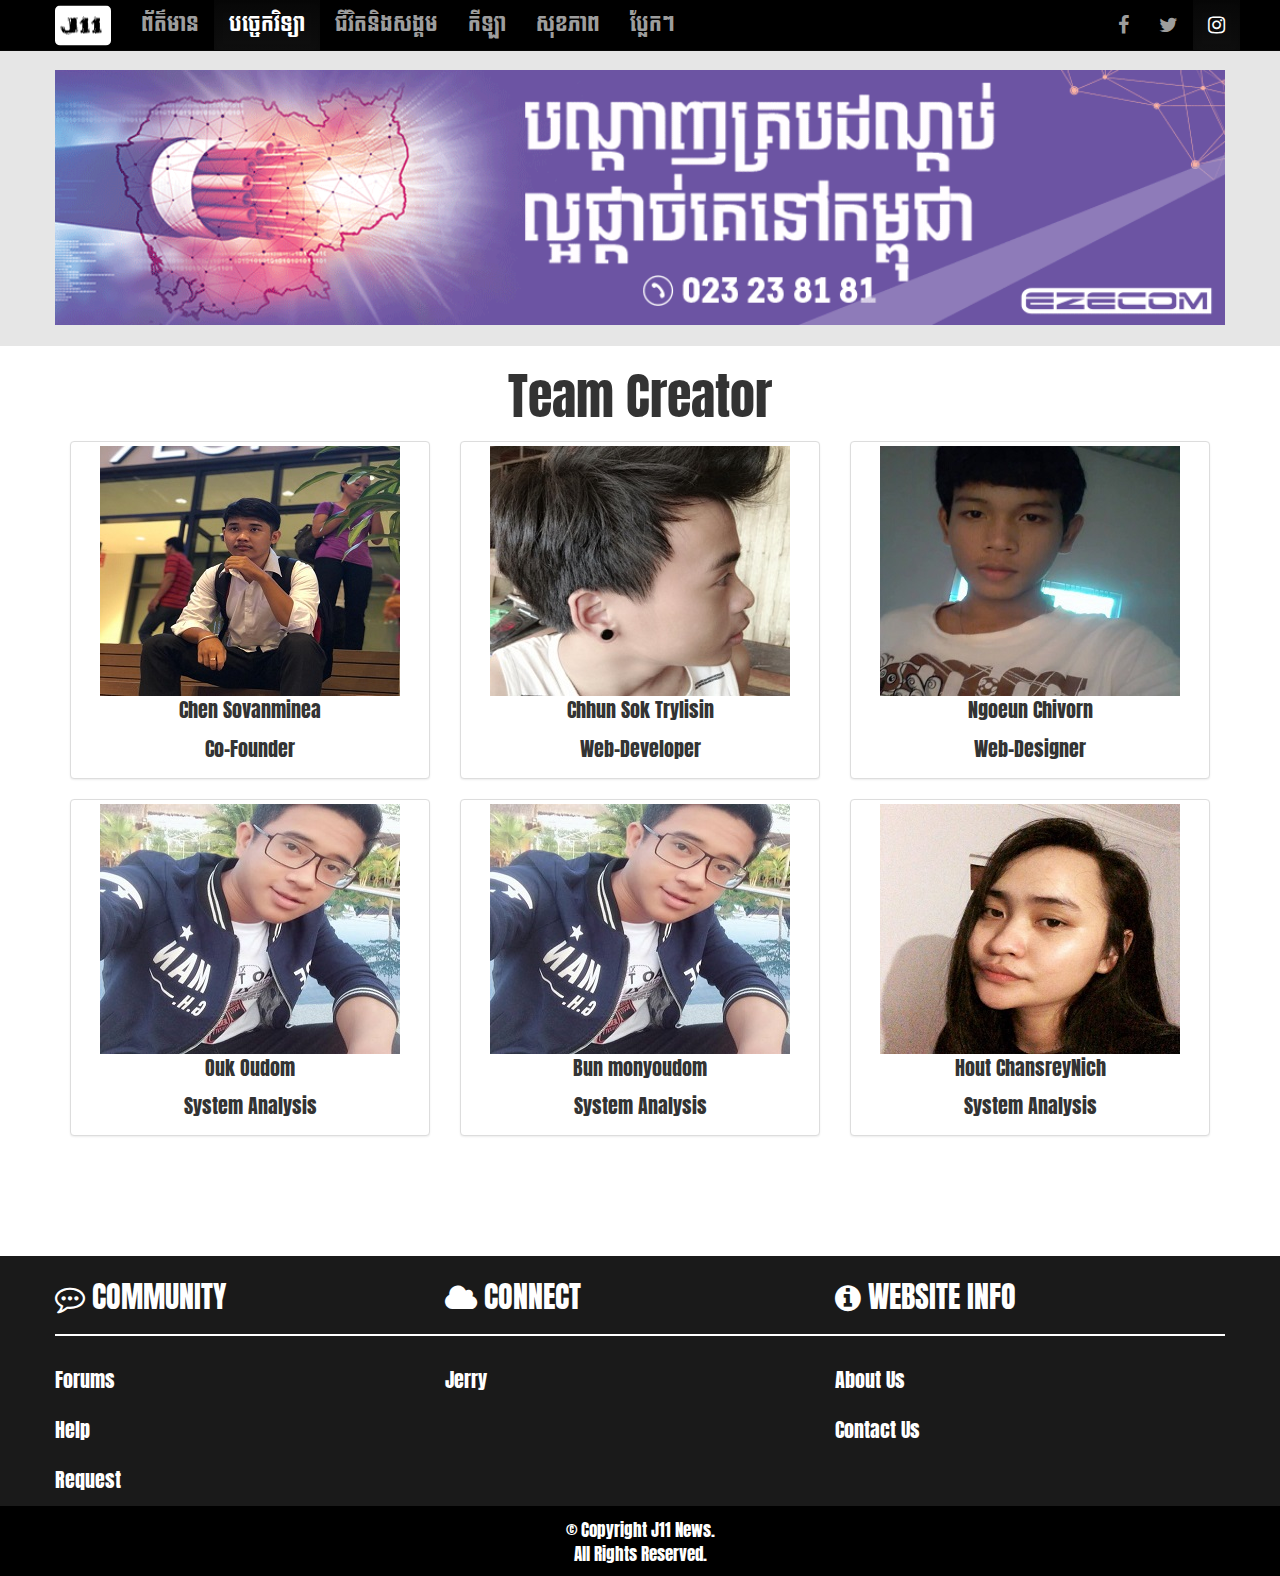
<file: pages/aboutus.html>
<!DOCTYPE html>
<html lang="en">

<head>
    <meta charset="UTF-8">
    <meta name="viewport" content="width=device-width, initial-scale=1.0">
    <link rel="SHORTCUT ICON" href="../img/xD.ico" type="image/x-icon">
    <title>About Us</title>
    <link rel="stylesheet" href="../css/bootstrap.min.css">
    <link rel="stylesheet" href="../css/bootstrap-theme.min.css">
    <link rel="stylesheet" href="../font-awesome-4.7.0/css/font-awesome.min.css">
    <link rel="stylesheet" href="../css/style.css">
    <script src="../js/jquery-3.4.0.min.js"></script>
    <link href="https://fonts.googleapis.com/css?family=Koulen|Battambang" rel="stylesheet">
    <link href="https://fonts.googleapis.com/css?family=Anton|Nunito+Sans" rel="stylesheet">
    <link rel="stylesheet" href="../css/animate.css">
</head>

<body>
    <!-- Fixed navbar -->
    <div class="container-fluid ">
        <div class="row">
            <nav class="navbar navbar-inverse navbar-fixed-top" style="background: black;">
                <div class="container">
                    <div class="row">
                        <div class="navbar-header">
                            <button type="button" class="navbar-toggle collapsed" data-toggle="collapse" data-target="#navbar" aria-expanded="false" aria-controls="navbar">
                                <span class="sr-only">Toggle navigation</span>
                                <span class="icon-bar"></span>
                                <span class="icon-bar"></span>
                                <span class="icon-bar"></span>
                            </button>
                            <a class="navbar-brand" href="#"><img src="../img/logo.png" class="img-responsive" alt="Image" style="transform: translateY(-9.5px);border-radius: 5px;"></a>
                        </div>
                        <div id="navbar" class="navbar-collapse collapse">
                            <ul class="nav navbar-nav" style="font-family: Koulen;font-size: 20px;">
                                <li ><a href="../index.html">ព័ត៌មាន</a></li>
                                <li class="active"><a href="technology.html">បច្ចេកវិទ្យា</a></li>
                                <li><a href="#">ជីវិតនិងសង្គម</a></li>
                                <li><a href="#">កីឡា</a></li>
                                <li><a href="#">សុខភាព</a></li>
                                <li><a href="#">ប្លែកៗ</a></li>
                            </ul>
                            <ul class="nav navbar-nav navbar-right" style="font-size: 20px;">
                                <li><a href="../navbar/"><i class="fa fa-facebook" aria-hidden="true"></i></a></li>
                                <li><a href="../navbar-static-top/"><i class="fa fa-twitter" aria-hidden="true"></i></a></li>
                                <li class="active"><a href="./"><i class="fa fa-instagram" aria-hidden="true"></i> <span class="sr-only">(current)</span></a></li>
                            </ul>
                        </div>
                    </div>
                    <!--/.nav-collapse -->
                </div>
            </nav>
        </div>
    </div>

    <div class="hidden-xs col-sm-12 col-md-12 col-lg-12 ">
        <div class="row">
            <div class="container-fluid" style="background: #e6e6e6;height: 326px;margin-top: 20px;">
                <div class="container">
                    <div class="row">
                        <div class="col-xs-12 col-sm-12 col-md-12 col-lg-12">
                            <div class="row bv">
                                <img class="badss gg" src="../img/3.gif" alt="Image">
                            </div>
                        </div>
                    </div>
                </div>
            </div>
        </div>
    </div>



	

<div class="container xc1" >
	<div class="row">
		<div class="col-xs-12 col-sm-12 col-md-12 col-lg-12">
			<p style="font-family: Anton;font-size: 50px;text-align: center;">Team Creator</p>
		</div>
	</div>
    <div class="row">
        <div class="col-xs-12 col-sm-4 col-md-4 col-lg-4">
            <div class="thumbnail gh">
                <img src="../img/zx.jpg" alt="...">
                <p>Chen Sovanminea</p>
                <p>Co-Founder</p>
            </div>
        </div>
        <div class="col-xs-12 col-sm-4 col-md-4 col-lg-4">
        	<div class="thumbnail gh">
                <img src="../img/lisin.jpg" alt="...">
                <p>Chhun Sok Trylisin</p>
                <p>Web-Developer</p>
            </div>
        </div>
        <div class="col-xs-12 col-sm-4 col-md-4 col-lg-4">
        	<div class="thumbnail gh">
                <img src="../img/chi.jpg" alt="...">
                <p>Ngoeun  Chivorn</p>
                <p>Web-Designer</p>
            </div>
        </div>
    </div>
    <div class="row">
        <div class="col-xs-12 col-sm-4 col-md-4 col-lg-4">
            <div class="thumbnail gh">
                <img src="../img/o.jpg" alt="..." >
                <p>Ouk Oudom</p>
                <p>System Analysis</p>
            </div>
        </div>
        <div class="col-xs-12 col-sm-4 col-md-4 col-lg-4">
        	<div class="thumbnail gh">
                <img src="../img/o.jpg" alt="...">
                <p>Bun monyoudom</p>
                <p>System Analysis</p>
            </div>
        </div>
        <div class="col-xs-12 col-sm-4 col-md-4 col-lg-4">
        	<div class="thumbnail gh">
                <img src="../img/s.jpg" alt="...">
                <p>Hout ChansreyNich</p>
                <p>System Analysis</p>
            </div>
        </div>
    </div>

</div>
			
			
			
			

		

		


					

	<div class="container-fluid footer3" >
		<div class="container" >
			<div class="row">
				<div class="col-xs-12 col-sm-4 col-md-4 col-lg-4" >
					<div class="row">
						<div class="com">
							<p><i class="fa fa-commenting-o" aria-hidden="true"></i> COMMUNITY</p>
						</div>
						<div class="for1">
							<a href="#" class="color">Forums</a>
						</div>
						<div class="for2">
							<a href="#" class="color">Help</a>
						</div>
						<div class="for3">
							<a href="#" class="color">Request</a>
						</div>
					</div>
				</div>
				<div class="col-xs-12 col-sm-4 col-md-4 col-lg-4">
					<div class="row">
						<div class="com">
							<p><i class="fa fa-cloud" aria-hidden="true"></i> CONNECT</p>
						</div>
						<div class="for1">
							<a href="#" class="color">Jerry</a>
						</div>
						
					</div>
				</div>
				<div class="col-xs-12 col-sm-4 col-md-4 col-lg-4">
					<div class="row">
						<div class="com">
							<p><i class="fa fa-info-circle" aria-hidden="true"></i> WEBSITE INFO</p>
						</div>
						<div class="for1">
							<a href="#" class="color">About Us</a>
						</div>
						<div class="for2">
							<a href="#" class="color">Contact Us</a>
						</div>
						
					</div>
				</div>
			</div>
		</div>
	</div>


	<div class="container-fluid l-f">
		<div class="container">
			<div class="row cc">
				<p>© Copyright J11 News.<br>All Rights Reserved.</br></p>
			</div>		
		</div>
	</div>

    <script src="../js/bootstrap.min.js"></script>
    <script src="../js/wow.js"></script>
    <script>new WOW().init();</script>
</body>

</html>
</file>
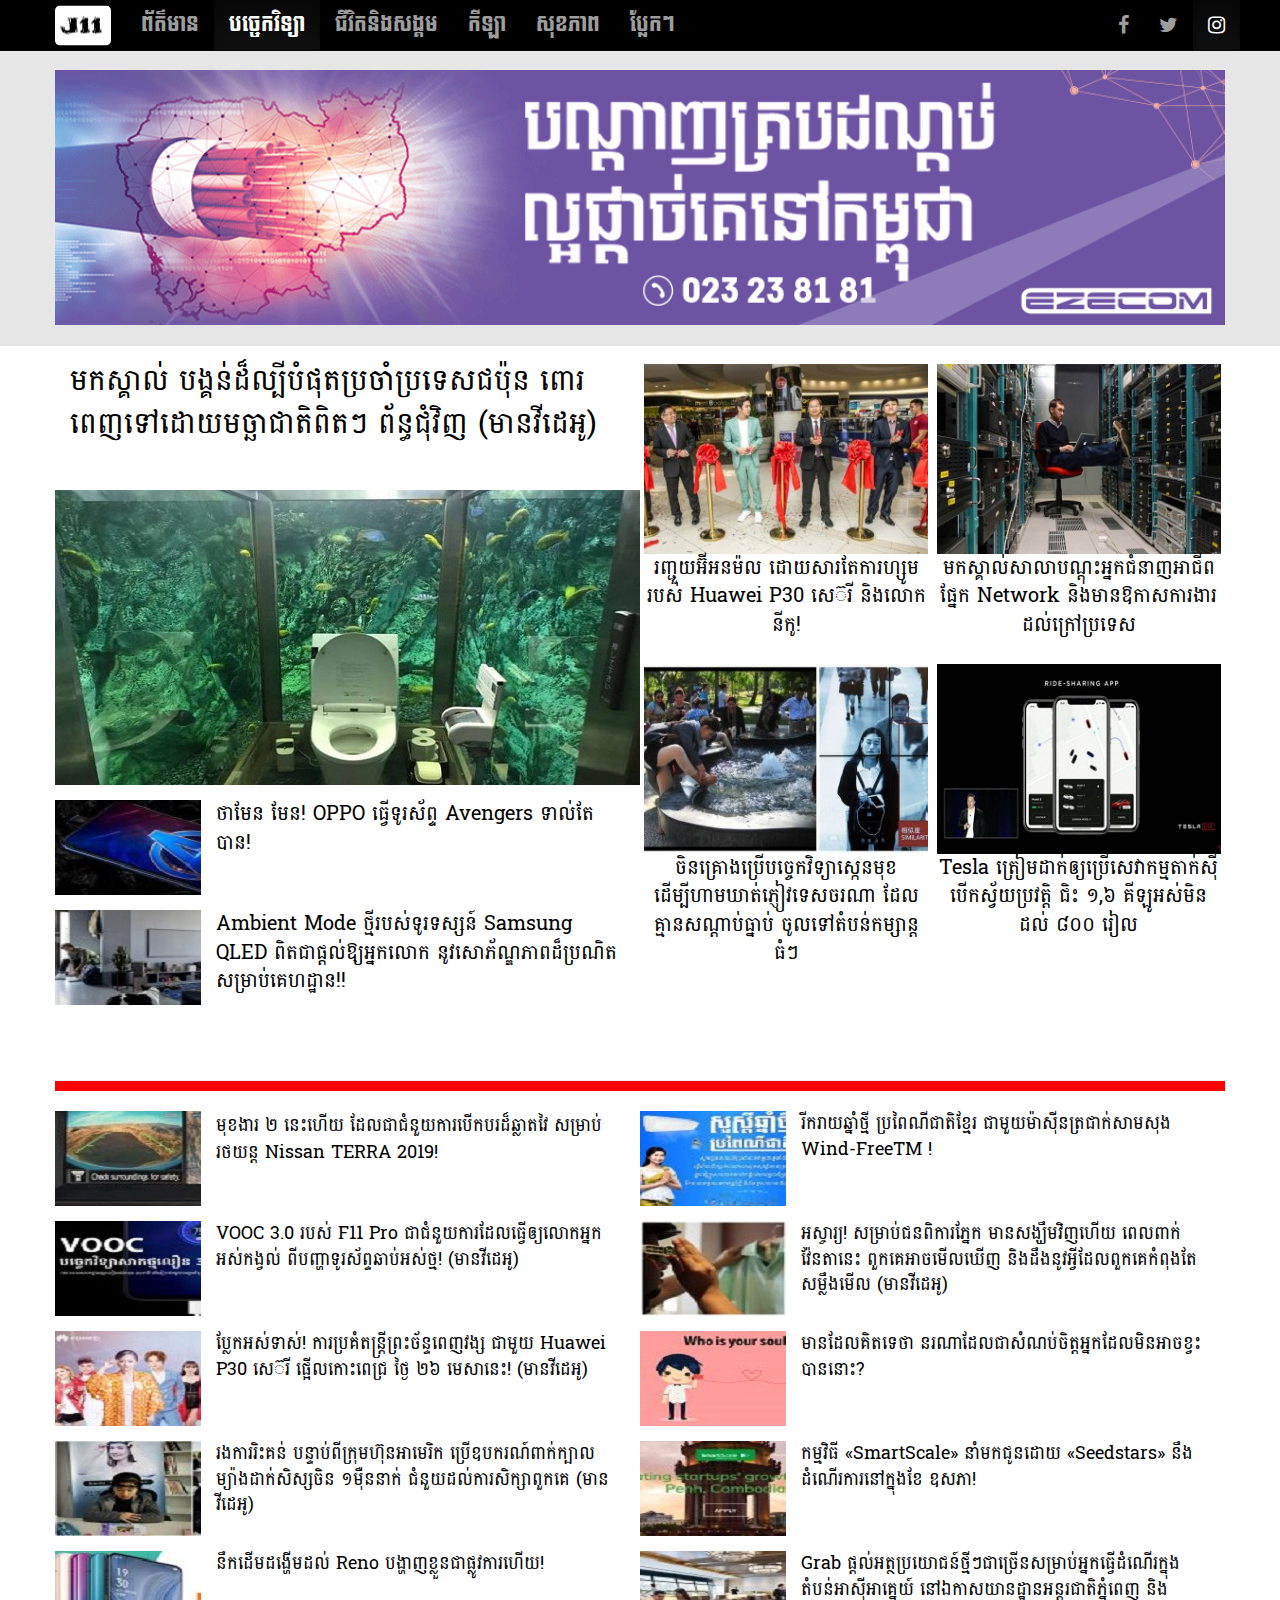
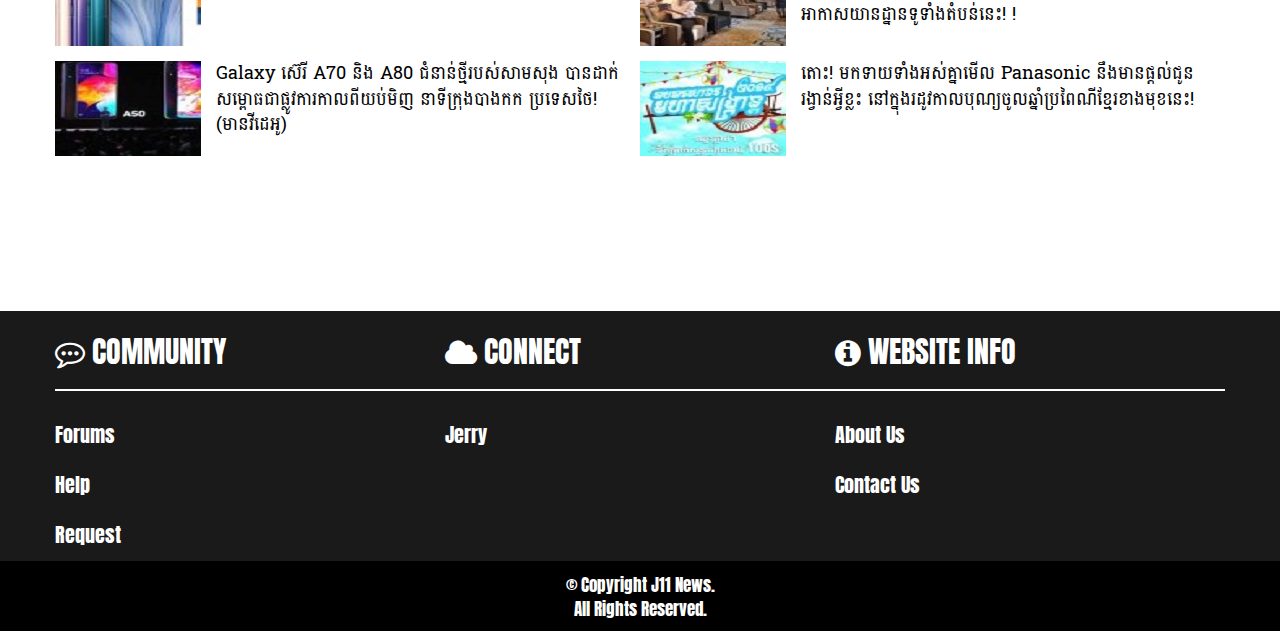
<file: pages/technology.html>
<!DOCTYPE html>
<html lang="en">

<head>
    <meta charset="UTF-8">
    <meta name="viewport" content="width=device-width, initial-scale=1.0">
    <link rel="SHORTCUT ICON" href="../img/xD.ico" type="image/x-icon">
    <title>Technology</title>
    <link rel="stylesheet" href="../css/bootstrap.min.css">
    <link rel="stylesheet" href="../css/bootstrap-theme.min.css">
    <link rel="stylesheet" href="../font-awesome-4.7.0/css/font-awesome.min.css">
    <link rel="stylesheet" href="../css/style.css">
    <script src="../js/jquery-3.4.0.min.js"></script>
    <link href="https://fonts.googleapis.com/css?family=Koulen|Battambang" rel="stylesheet">
    <link href="https://fonts.googleapis.com/css?family=Anton|Nunito+Sans" rel="stylesheet">
    <link rel="stylesheet" href="../css/animate.css">
</head>

<body>
    <!-- Fixed navbar -->
    <div class="container-fluid ">
        <div class="row">
            <nav class="navbar navbar-inverse navbar-fixed-top" style="background: black;">
                <div class="container">
                    <div class="row">
                        <div class="navbar-header">
                            <button type="button" class="navbar-toggle collapsed" data-toggle="collapse" data-target="#navbar" aria-expanded="false" aria-controls="navbar">
                                <span class="sr-only">Toggle navigation</span>
                                <span class="icon-bar"></span>
                                <span class="icon-bar"></span>
                                <span class="icon-bar"></span>
                            </button>
                            <a class="navbar-brand" href="#"><img src="../img/logo.png" class="img-responsive" alt="Image" style="transform: translateY(-9.5px);border-radius: 5px;"></a>
                        </div>
                        <div id="navbar" class="navbar-collapse collapse">
                            <ul class="nav navbar-nav" style="font-family: Koulen;font-size: 20px;">
                                <li ><a href="../index.html">ព័ត៌មាន</a></li>
                                <li class="active"><a href="technology.html">បច្ចេកវិទ្យា</a></li>
                                <li><a href="#">ជីវិតនិងសង្គម</a></li>
                                <li><a href="#">កីឡា</a></li>
                                <li><a href="#">សុខភាព</a></li>
                                <li><a href="#">ប្លែកៗ</a></li>
                            </ul>
                            <ul class="nav navbar-nav navbar-right" style="font-size: 20px;">
                                <li><a href="../navbar/"><i class="fa fa-facebook" aria-hidden="true"></i></a></li>
                                <li><a href="../navbar-static-top/"><i class="fa fa-twitter" aria-hidden="true"></i></a></li>
                                <li class="active"><a href="./"><i class="fa fa-instagram" aria-hidden="true"></i> <span class="sr-only">(current)</span></a></li>
                            </ul>
                        </div>
                    </div>
                    <!--/.nav-collapse -->
                </div>
            </nav>
        </div>
    </div>

    <div class="hidden-xs col-sm-12 col-md-12 col-lg-12 ">
        <div class="row">
            <div class="container-fluid" style="background: #e6e6e6;height: 326px;margin-top: 20px;">
                <div class="container">
                    <div class="row">
                        <div class="col-xs-12 col-sm-12 col-md-12 col-lg-12">
                            <div class="row bv">
                                <img class="badss gg" src="../img/3.gif" alt="Image">
                            </div>
                        </div>
                    </div>
                </div>
            </div>
        </div>
    </div>

    
	<div class="container bm b2">
		<div class=row>
			<div class="col-xs-12 col-sm-12 col-md-6 col-lg-6 m" style="height: 700px;">
				<div class="row1">
					<div class="msx">
						<p class="msx-p1 "><a href="../pages/News.html">មកស្គាល់ បង្គន់ដ៏ល្បីបំផុតប្រចាំប្រទេសជប៉ុន ពោរពេញទៅដោយមច្ឆាជាតិពិតៗ ព័ន្ធជុំវិញ (មានវីដេអូ)</a></p>
					</div>
					<div class="row">
						<div class="msx-img"></div>
					</div>
					<div class="row">
						<div class="dream">
							<div class="col-xs-3 col-sm-3 col-md-3 col-lg-3 xx" >
								<div class="row">
									<img src="../img/uu.jpg" class="img-responsive ll" alt="Image" width="100%">
								</div>
							</div>
							<div class="col-xs-9 col-sm-9 col-md-9 col-lg-9">
								<a href="../pages/News.html" class="ll">ថាមែន មែន! OPPO ធ្វើទូរស័ព្ទ Avengers ទាល់តែបាន!</a>
							</div>
						</div>
						<div class="dream">
							<div class="col-xs-3 col-sm-3 col-md-3 col-lg-3 xx" >
								<div class="row">
									<img src="../img/uu1.jpg" class="img-responsive ll" alt="Image" width="100%">
								</div>
							</div>
							<div class="col-xs-9 col-sm-9 col-md-9 col-lg-9">
								<a href="../pages/News.html" class="ll1">Ambient Mode ថ្មីរបស់ទូរទស្សន៍ Samsung QLED ពិតជាផ្តល់ឱ្យអ្នកលោក នូវសោភ័ណ្ឌភាពដ៏ប្រណិតសម្រាប់គេហដ្ឋាន!!</a>
							</div>
						</div>
					</div>
				</div>
			</div>
			<div class="col-xs-12 col-sm-6 col-md-3 col-lg-3" style="height: 700px;">
				<div class="row">
					<div class="bank" style="height: 300px;">
						<div class="thumbnail" style="border:none;box-shadow: none;border-radius: 0px;">
							<img src="../img/nico.jpg" class="img-responsive" alt="Image">
							<a href="../pages/News.html" class="lx"><p style="text-align: center;">រញ្ជួយអ៊ីអនម៉ល ដោយសារតែការហ្សូមរបស់ Huawei P30 សេ៊រី និងលោក នីកូ!</p> </a>
						</div>	
					</div>
				</div>
				<div class="row" >
					<div class="bank" style="height: 300px;">
						<div class="thumbnail" style="border:none;box-shadow: none;border-radius: 0px;">
							<img src="../img/gh2.jpg" class="img-responsive" alt="Image">
							<a href="../pages/News.html" class="lx" >
                            <p style="text-align: center;" class="john">ចិនគ្រោងប្រើបច្ចេកវិទ្យាស្កេនមុខ ដើម្បីហាមឃាត់ភ្ញៀវទេសចរណា ដែលគ្មានសណ្តាប់ធ្នាប់ ចូលទៅតំបន់កម្សាន្តធំៗ </p>                       </a>
						</div>	
					</div>
				</div>
			</div>
			<div class="col-xs-12 col-sm-6 col-md-3 col-lg-3" style="height: 700px;">
				<div class="row">
					<div class="bank" style="height: 300px;">
						<div class="thumbnail" style="border:none;box-shadow: none;border-radius: 0px;">
							<img src="../img/gh.jpg" class="img-responsive" alt="Image">
							<a href="../pages/News.html" class="lx"><p style="text-align: center;">មកស្គាល់សាលាបណ្ដុះអ្នកជំនាញអាជីពផ្នែក Network និងមានឱកាសការងារដល់ក្រៅប្រទេស</p>
						</div>	
					</div>
				</div>
				<div class="row" >
					<div class="bank" style="height: 300px;">
						<div class="thumbnail" style="border:none;box-shadow: none;border-radius: 0px;">
							<img src="../img/gh3.jpg" class="img-responsive" alt="Image">
							<a href="../pages/News.html" class="lx"><p style="text-align: center;">Tesla ​ត្រៀម​ដាក់​ឲ្យ​ប្រើ​សេវាកម្ម​តាក់ស៊ី​បើក​ស្វ័យប្រវត្តិ ជិះ ១,៦ គីឡូ​អស់មិនដល់ ៨០០ រៀល
                          </p>
						</div>	
					</div>
				</div>
			</div>
		</div>
	</div>

	<div class="container">
		<div class="row">
			<div class="col-xs-12 col-sm-12 col-md-12 col-lg-12">
				<div class="row">
					 <hr class="hr4" >
				</div>
			</div>
		</div>
	</div>	

	<div class="container xc">
		<div class="row">
			<div class="col-xs-12 col-sm-6 col-md-6 col-lg-6" style="height: 660px;">
				<div class="row">
					<div class="f1">
						<div class="col-xs-3 col-sm-3 col-md-3 col-lg-3" style="height: 95px;background: pink;">	
							<div class="row">
								<img src="../img/k1.jpg" class="img-responsive kl" alt="Image">
							</div>
						</div>
						<div class="col-xs-9 col-sm-9 col-md-9 col-lg-9" style="height: 95px;">
							<a href="../pages/News.html" class="kk">មុខងារ ២ នេះហើយ ដែលជាជំនួយការបើកបរដ៏ឆ្លាតវៃ សម្រាប់រថយន្ត Nissan TERRA 2019!</a>
						</div>
					</div>
				</div>
				<div class="row" style="margin-top: 15px;">
					<div class="f1">
						<div class="col-xs-3 col-sm-3 col-md-3 col-lg-3" style="height: 95px;background: pink;">	
							<div class="row">
								<img src="../img/k2.jpg" class="img-responsive kl" alt="Image">
							</div>
						</div>
						<div class="col-xs-9 col-sm-9 col-md-9 col-lg-9" style="height: 95px;">
							<a href="../pages/News.html" class="kk">
                                 VOOC 3.0 របស់ F11 Pro ជាជំនួយការដែលធ្វើឲ្យលោកអ្នកអស់កង្វល់ ពីបញ្ហាទូរស័ព្ទឆាប់អស់ថ្ម! (មានវីដេអូ)                                </a>
						</div>
					</div>
				</div>
				<div class="row" style="margin-top: 15px;">
					<div class="f1">
						<div class="col-xs-3 col-sm-3 col-md-3 col-lg-3" style="height: 95px;background: pink;">	
							<div class="row">
								<img src="../img/k3.jpg" class="img-responsive kl" alt="Image">
							</div>
						</div>
						<div class="col-xs-9 col-sm-9 col-md-9 col-lg-9" style="height: 95px;">
							<a href="../pages/News.html" class="kk">
                                 ប្លែកអស់ទាស់! ការប្រគំតន្រ្តីព្រះច័ន្ទពេញវង្ស ជាមួយ Huawei P30 សេ៊រី ផ្អើលកោះពេជ្រ ថ្ងៃ ២៦ មេសានេះ! (មានវីដេអូ)                                </a>
						</div>
					</div>
				</div>
				<div class="row" style="margin-top: 15px;">
					<div class="f1">
						<div class="col-xs-3 col-sm-3 col-md-3 col-lg-3" style="height: 95px;background: pink;">	
							<div class="row">
								<img src="../img/k4.jpg" class="img-responsive kl" alt="Image">
							</div>
						</div>
						<div class="col-xs-9 col-sm-9 col-md-9 col-lg-9" style="height: 95px;">
							<a href="#" class="kk">
                                 រងការរិះគន់ បន្ទាប់ពីក្រុមហ៊ុនអាមេរិក ប្រើឧបករណ៍ពាក់ក្បាលម្យ៉ាងដាក់សិស្សចិន ១ម៉ឺននាក់ ជំនួយដល់ការសិក្សាពួកគេ (មានវីដេអូ)                                </a>
						</div>
					</div>
				</div>
				<div class="row" style="margin-top: 15px;">
					<div class="f1">
						<div class="col-xs-3 col-sm-3 col-md-3 col-lg-3" style="height: 95px;background: pink;">	
							<div class="row">
								<img src="../img/k5.jpg" class="img-responsive kl" alt="Image">
							</div>
						</div>
						<div class="col-xs-9 col-sm-9 col-md-9 col-lg-9" style="height: 95px;">
							<a href="#" class="kk">
                                 
                                 នឹកដើមដង្ហើមដល់ Reno បង្ហាញខ្លួនជាផ្លូវការហើយ!</a>
						</div>
					</div>
				</div>
				<div class="row" style="margin-top: 15px;">
					<div class="f1">
						<div class="col-xs-3 col-sm-3 col-md-3 col-lg-3" style="height: 95px;background: pink;">	
							<div class="row">
								<img src="../img/k6.jpg" class="img-responsive kl" alt="Image">
							</div>
						</div>
						<div class="col-xs-9 col-sm-9 col-md-9 col-lg-9" style="height: 95px;">
							<a href="#" class="kk">
                                 Galaxy ស៊េរី A70 និង A80 ជំនាន់ថ្មីរបស់សាមសុង បានដាក់សម្ពោធជាផ្លូវការកាលពីយប់មិញ នាទីក្រុងបាងកក ប្រទេសថៃ! (មានវីដេអូ)                                </a>
						</div>
					</div>
				</div>
			</div>



			<div class="col-xs-12 col-sm-6 col-md-6 col-lg-6" style="height: 500px;">
				<div class="row">
					<div class="f1">
						<div class="col-xs-3 col-sm-3 col-md-3 col-lg-3" style="height: 95px;">	
							<div class="row">
								<img src="../img/mj1.jpg" class="img-responsive kl" alt="Image">
							</div>
						</div>
						<div class="col-xs-9 col-sm-9 col-md-9 col-lg-9" style="height: 95px;">
							<a href="#" class="kk">
                                 រីករាយឆ្នាំថ្មី ប្រពៃណីជាតិខ្មែរ ជាមួយម៉ាស៊ីនត្រជាក់សាមសុង Wind-FreeTM !                                </a>
						</div>
					</div>
				</div>
				<div class="row" style="margin-top: 15px;">
					<div class="f1">
						<div class="col-xs-3 col-sm-3 col-md-3 col-lg-3" style="height: 95px;">	
							<div class="row">
								<img src="../img/mj2.jpg" class="img-responsive kl" alt="Image">
							</div>
						</div>
						<div class="col-xs-9 col-sm-9 col-md-9 col-lg-9" style="height: 95px;">
							<a href="#" class="kk">
                                 
                                 អស្ចារ្យ! សម្រាប់ជនពិការភ្នែក មានសង្ឃឹមវិញហើយ ពេលពាក់វ៉ែនតានេះ ពួកគេអាចមើលឃើញ និងដឹងនូវអ្វីដែលពួកគេកំពុងតែសម្លឹងមើល (មានវីដេអូ)                                </a>
						</div>
					</div>
				</div>
				<div class="row" style="margin-top: 15px;">
					<div class="f1">
						<div class="col-xs-3 col-sm-3 col-md-3 col-lg-3" style="height: 95px;">	
							<div class="row">
								<img src="../img/mj3.jpg" class="img-responsive kl" alt="Image">
							</div>
						</div>
						<div class="col-xs-9 col-sm-9 col-md-9 col-lg-9" style="height: 95px;">
							<a href="#" class="kk">
                                
                                 មានដែលគិតទេថា នរណាដែលជាសំណប់ចិត្តអ្នកដែលមិនអាចខ្វះបាននោះ?                                </a>
						</div>
					</div>
				</div>
				<div class="row" style="margin-top: 15px;">
					<div class="f1">
						<div class="col-xs-3 col-sm-3 col-md-3 col-lg-3" style="height: 95px;background: pink;">	
							<div class="row">
								<img src="../img/mj4.jpg" class="img-responsive kl" alt="Image">
							</div>
						</div>
						<div class="col-xs-9 col-sm-9 col-md-9 col-lg-9" style="height: 95px;;">
							<a href="#" class="kk">
                                
                                 កម្មវិធី «SmartScale» នាំមកជូនដោយ «Seedstars» នឹងដំណើរការនៅក្នុងខែ ឧសភា!                                 </a>
						</div>
					</div>
				</div>
				<div class="row" style="margin-top: 15px;">
					<div class="f1">
						<div class="col-xs-3 col-sm-3 col-md-3 col-lg-3" style="height: 95px;background: pink;">	
							<div class="row">
								<img src="../img/mj5.jpg" class="img-responsive kl" alt="Image">
							</div>
						</div>
						<div class="col-xs-9 col-sm-9 col-md-9 col-lg-9" style="height: 95px;">
							<a href="#" class="kk">
                                 
                                 Grab ផ្តល់អត្ថប្រយោជន៍ថ្មីៗជាច្រើនសម្រាប់អ្នកធ្វើដំណើរក្នុងតំបន់អាស៊ីអាគ្នេយ៍ នៅឯកាសយានដ្ឋានអន្តរជាតិភ្នំពេញ  និងអាកាសយានដ្នានទូទាំងតំបន់នេះ!  !</a>
						</div>
					</div>
				</div>
				<div class="row" style="margin-top: 15px;">
					<div class="f1">
						<div class="col-xs-3 col-sm-3 col-md-3 col-lg-3" style="height: 95px;background: pink;">	
							<div class="row">
								<img src="../img/mj6.jpg" class="img-responsive kl" alt="Image">
							</div>
						</div>
						<div class="col-xs-9 col-sm-9 col-md-9 col-lg-9" style="height: 95px;">
							<a href="#" class="kk">
                                 
                                 តោះ! មកទាយទាំងអស់គ្នាមើល Panasonic នឹងមានផ្តល់ជូនរង្វាន់អ្វីខ្លះ នៅក្នុងរដូវកាលបុណ្យចូលឆ្នាំប្រពៃណីខ្មែរខាងមុខនេះ!                                </a>
						</div>
					</div>
				</div>
			</div>
		</div>
		
	</div>
			
			
			
			

		

		


					

	<div class="container-fluid footer1" >
		<div class="container" >
			<div class="row">
				<div class="col-xs-12 col-sm-4 col-md-4 col-lg-4" >
					<div class="row">
						<div class="com">
							<p><i class="fa fa-commenting-o" aria-hidden="true"></i> COMMUNITY</p>
						</div>
						<div class="for1">
							<a href="#" class="color">Forums</a>
						</div>
						<div class="for2">
							<a href="#" class="color">Help</a>
						</div>
						<div class="for3">
							<a href="#" class="color">Request</a>
						</div>
					</div>
				</div>
				<div class="col-xs-12 col-sm-4 col-md-4 col-lg-4">
					<div class="row">
						<div class="com">
							<p><i class="fa fa-cloud" aria-hidden="true"></i> CONNECT</p>
						</div>
						<div class="for1">
							<a href="#" class="color">Jerry</a>
						</div>
						
					</div>
				</div>
				<div class="col-xs-12 col-sm-4 col-md-4 col-lg-4">
					<div class="row">
						<div class="com">
							<p><i class="fa fa-info-circle" aria-hidden="true"></i> WEBSITE INFO</p>
						</div>
						<div class="for1">
							<a href="../pages/aboutus.html" class="color">About Us</a>
						</div>
						<div class="for2">
							<a href="#" class="color">Contact Us</a>
						</div>
						
					</div>
				</div>
			</div>
		</div>
	</div>


	<div class="container-fluid l-f">
		<div class="container">
			<div class="row cc">
				<p>© Copyright J11 News.<br>All Rights Reserved.</br></p>
			</div>		
		</div>
	</div>

    <script src="../js/bootstrap.min.js"></script>
    <script src="../js/wow.js"></script>
    <script>new WOW().init();</script>
</body>

</html>
</file>
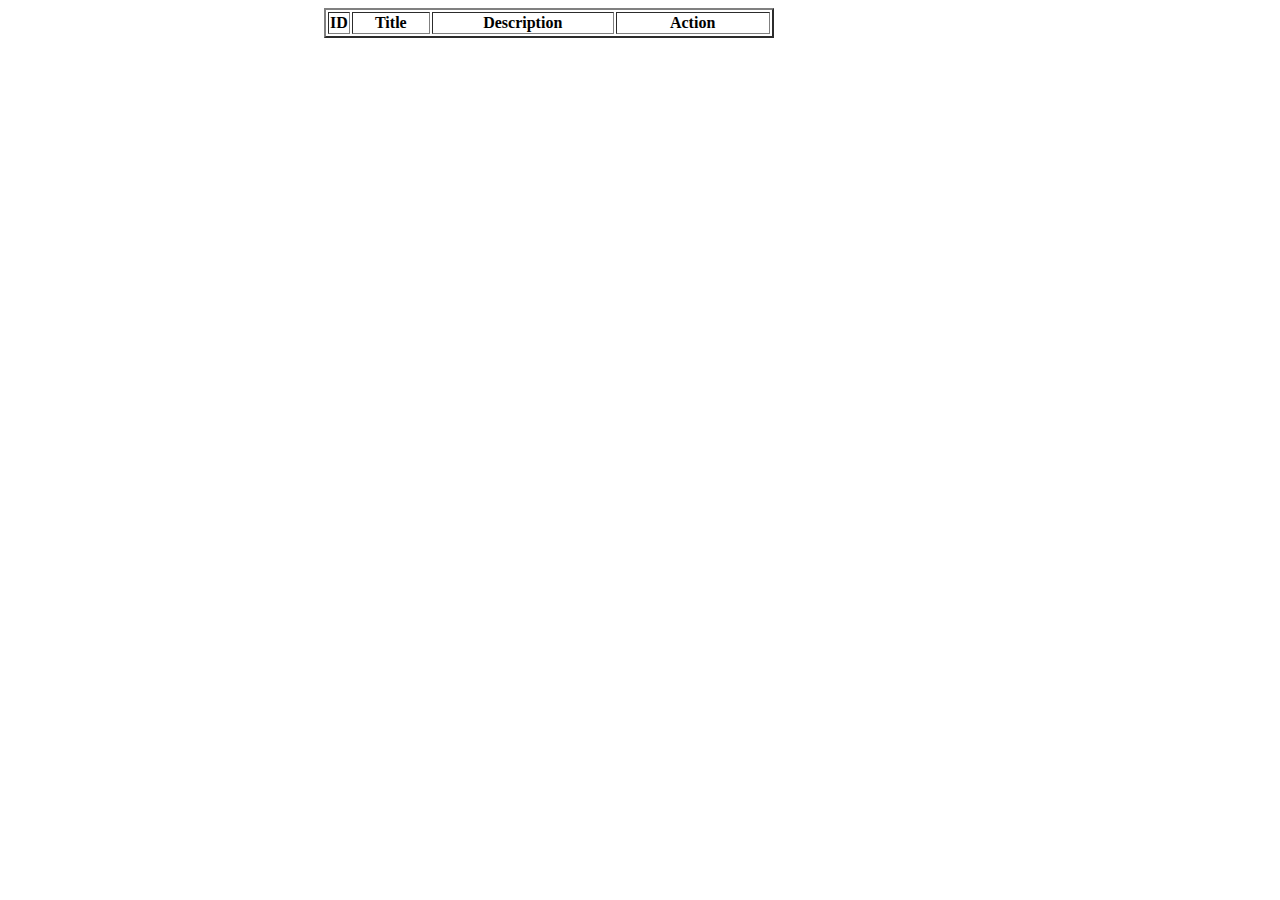
<file: testcode/ajax.html>
<!DOCTYPE html>
<html lang="en">

<head>
	<meta charset="UTF-8">
	<meta name="viewport" content="width=device-width, initial-scale=1.0">
	<meta http-equiv="X-UA-Compatible" content="ie=edge">
	<title>Document</title>

	<script src="https://ajax.googleapis.com/ajax/libs/jquery/3.4.1/jquery.min.js"></script>
	<style>
		
		
	</style>
</head>

<body>

	<div style="width: 50%;margin: auto">
		<table border="2" rule="all">
			<thead>
				<tr>
					<th style="width: 5%;">ID</th>
					<th>Title</th>
					<th>Description</th>
					<th style="width: 150px;text-align: center;">Action</th>
				</tr>
			</thead>
			<tbody id="tbody">

			</tbody>
		</table>
	</div>



	<script>
		$(document).ready(function () {
			show();
		})
		function show() {
			$.ajax({
				type: "GET",
				url: "http://www.api-ams.me/v1/api/articles?page=1&limit=5",
				dataType: "JSON",
				success: function (response) {
					let data = response['DATA'];
					console.log(data);
					let j = 1;
					for (let char of data) {
						// <td>${char.ID}</td>
						$('#tbody').append(`<tr>
						<td>${j++}</td>							
						<td>${char.TITLE}</td>
						<td>${char.DESCRIPTION}</td>
						<td><button>Update</button> <button id="del" >Delete</button></td>
						</tr>`);
					}

				}
			});
		}
		
	</script>

</body>

</html>
</file>
<file: AdminLTE-3.0.0-rc.1/plugins/daterangepicker/daterangepicker.css>
.daterangepicker {
  position: absolute;
  color: inherit;
  background-color: #fff;
  border-radius: 4px;
  border: 1px solid #ddd;
  width: 278px;
  max-width: none;
  padding: 0;
  margin-top: 7px;
  top: 100px;
  left: 20px;
  z-index: 3001;
  display: none;
  font-family: arial;
  font-size: 15px;
  line-height: 1em;
}

.daterangepicker:before, .daterangepicker:after {
  position: absolute;
  display: inline-block;
  border-bottom-color: rgba(0, 0, 0, 0.2);
  content: '';
}

.daterangepicker:before {
  top: -7px;
  border-right: 7px solid transparent;
  border-left: 7px solid transparent;
  border-bottom: 7px solid #ccc;
}

.daterangepicker:after {
  top: -6px;
  border-right: 6px solid transparent;
  border-bottom: 6px solid #fff;
  border-left: 6px solid transparent;
}

.daterangepicker.opensleft:before {
  right: 9px;
}

.daterangepicker.opensleft:after {
  right: 10px;
}

.daterangepicker.openscenter:before {
  left: 0;
  right: 0;
  width: 0;
  margin-left: auto;
  margin-right: auto;
}

.daterangepicker.openscenter:after {
  left: 0;
  right: 0;
  width: 0;
  margin-left: auto;
  margin-right: auto;
}

.daterangepicker.opensright:before {
  left: 9px;
}

.daterangepicker.opensright:after {
  left: 10px;
}

.daterangepicker.drop-up {
  margin-top: -7px;
}

.daterangepicker.drop-up:before {
  top: initial;
  bottom: -7px;
  border-bottom: initial;
  border-top: 7px solid #ccc;
}

.daterangepicker.drop-up:after {
  top: initial;
  bottom: -6px;
  border-bottom: initial;
  border-top: 6px solid #fff;
}

.daterangepicker.single .daterangepicker .ranges, .daterangepicker.single .drp-calendar {
  float: none;
}

.daterangepicker.single .drp-selected {
  display: none;
}

.daterangepicker.show-calendar .drp-calendar {
  display: block;
}

.daterangepicker.show-calendar .drp-buttons {
  display: block;
}

.daterangepicker.auto-apply .drp-buttons {
  display: none;
}

.daterangepicker .drp-calendar {
  display: none;
  max-width: 270px;
}

.daterangepicker .drp-calendar.left {
  padding: 8px 0 8px 8px;
}

.daterangepicker .drp-calendar.right {
  padding: 8px;
}

.daterangepicker .drp-calendar.single .calendar-table {
  border: none;
}

.daterangepicker .calendar-table .next span, .daterangepicker .calendar-table .prev span {
  color: #fff;
  border: solid black;
  border-width: 0 2px 2px 0;
  border-radius: 0;
  display: inline-block;
  padding: 3px;
}

.daterangepicker .calendar-table .next span {
  transform: rotate(-45deg);
  -webkit-transform: rotate(-45deg);
}

.daterangepicker .calendar-table .prev span {
  transform: rotate(135deg);
  -webkit-transform: rotate(135deg);
}

.daterangepicker .calendar-table th, .daterangepicker .calendar-table td {
  white-space: nowrap;
  text-align: center;
  vertical-align: middle;
  min-width: 32px;
  width: 32px;
  height: 24px;
  line-height: 24px;
  font-size: 12px;
  border-radius: 4px;
  border: 1px solid transparent;
  white-space: nowrap;
  cursor: pointer;
}

.daterangepicker .calendar-table {
  border: 1px solid #fff;
  border-radius: 4px;
  background-color: #fff;
}

.daterangepicker .calendar-table table {
  width: 100%;
  margin: 0;
  border-spacing: 0;
  border-collapse: collapse;
}

.daterangepicker td.available:hover, .daterangepicker th.available:hover {
  background-color: #eee;
  border-color: transparent;
  color: inherit;
}

.daterangepicker td.week, .daterangepicker th.week {
  font-size: 80%;
  color: #ccc;
}

.daterangepicker td.off, .daterangepicker td.off.in-range, .daterangepicker td.off.start-date, .daterangepicker td.off.end-date {
  background-color: #fff;
  border-color: transparent;
  color: #999;
}

.daterangepicker td.in-range {
  background-color: #ebf4f8;
  border-color: transparent;
  color: #000;
  border-radius: 0;
}

.daterangepicker td.start-date {
  border-radius: 4px 0 0 4px;
}

.daterangepicker td.end-date {
  border-radius: 0 4px 4px 0;
}

.daterangepicker td.start-date.end-date {
  border-radius: 4px;
}

.daterangepicker td.active, .daterangepicker td.active:hover {
  background-color: #357ebd;
  border-color: transparent;
  color: #fff;
}

.daterangepicker th.month {
  width: auto;
}

.daterangepicker td.disabled, .daterangepicker option.disabled {
  color: #999;
  cursor: not-allowed;
  text-decoration: line-through;
}

.daterangepicker select.monthselect, .daterangepicker select.yearselect {
  font-size: 12px;
  padding: 1px;
  height: auto;
  margin: 0;
  cursor: default;
}

.daterangepicker select.monthselect {
  margin-right: 2%;
  width: 56%;
}

.daterangepicker select.yearselect {
  width: 40%;
}

.daterangepicker select.hourselect, .daterangepicker select.minuteselect, .daterangepicker select.secondselect, .daterangepicker select.ampmselect {
  width: 50px;
  margin: 0 auto;
  background: #eee;
  border: 1px solid #eee;
  padding: 2px;
  outline: 0;
  font-size: 12px;
}

.daterangepicker .calendar-time {
  text-align: center;
  margin: 4px auto 0 auto;
  line-height: 30px;
  position: relative;
}

.daterangepicker .calendar-time select.disabled {
  color: #ccc;
  cursor: not-allowed;
}

.daterangepicker .drp-buttons {
  clear: both;
  text-align: right;
  padding: 8px;
  border-top: 1px solid #ddd;
  display: none;
  line-height: 12px;
  vertical-align: middle;
}

.daterangepicker .drp-selected {
  display: inline-block;
  font-size: 12px;
  padding-right: 8px;
}

.daterangepicker .drp-buttons .btn {
  margin-left: 8px;
  font-size: 12px;
  font-weight: bold;
  padding: 4px 8px;
}

.daterangepicker.show-ranges.single.rtl .drp-calendar.left {
  border-right: 1px solid #ddd;
}

.daterangepicker.show-ranges.single.ltr .drp-calendar.left {
  border-left: 1px solid #ddd;
}

.daterangepicker.show-ranges.rtl .drp-calendar.right {
  border-right: 1px solid #ddd;
}

.daterangepicker.show-ranges.ltr .drp-calendar.left {
  border-left: 1px solid #ddd;
}

.daterangepicker .ranges {
  float: none;
  text-align: left;
  margin: 0;
}

.daterangepicker.show-calendar .ranges {
  margin-top: 8px;
}

.daterangepicker .ranges ul {
  list-style: none;
  margin: 0 auto;
  padding: 0;
  width: 100%;
}

.daterangepicker .ranges li {
  font-size: 12px;
  padding: 8px 12px;
  cursor: pointer;
}

.daterangepicker .ranges li:hover {
  background-color: #eee;
}

.daterangepicker .ranges li.active {
  background-color: #08c;
  color: #fff;
}

/*  Larger Screen Styling */
@media (min-width: 564px) {
  .daterangepicker {
    width: auto;
  }

  .daterangepicker .ranges ul {
    width: 140px;
  }

  .daterangepicker.single .ranges ul {
    width: 100%;
  }

  .daterangepicker.single .drp-calendar.left {
    clear: none;
  }

  .daterangepicker.single .ranges, .daterangepicker.single .drp-calendar {
    float: left;
  }

  .daterangepicker {
    direction: ltr;
    text-align: left;
  }

  .daterangepicker .drp-calendar.left {
    clear: left;
    margin-right: 0;
  }

  .daterangepicker .drp-calendar.left .calendar-table {
    border-right: none;
    border-top-right-radius: 0;
    border-bottom-right-radius: 0;
  }

  .daterangepicker .drp-calendar.right {
    margin-left: 0;
  }

  .daterangepicker .drp-calendar.right .calendar-table {
    border-left: none;
    border-top-left-radius: 0;
    border-bottom-left-radius: 0;
  }

  .daterangepicker .drp-calendar.left .calendar-table {
    padding-right: 8px;
  }

  .daterangepicker .ranges, .daterangepicker .drp-calendar {
    float: left;
  }
}

@media (min-width: 730px) {
  .daterangepicker .ranges {
    width: auto;
  }

  .daterangepicker .ranges {
    float: left;
  }

  .daterangepicker.rtl .ranges {
    float: right;
  }

  .daterangepicker .drp-calendar.left {
    clear: none !important;
  }
}
</file>
<file: AdminLTE-3.0.0-rc.1/plugins/summernote/summernote-bs4.css>
@font-face{font-family:"summernote";font-style:normal;font-weight:normal;src:url("./font/summernote.eot?1d9aeaaff0a8939558a45be6cd52cd4c");src:url("./font/summernote.eot?1d9aeaaff0a8939558a45be6cd52cd4c#iefix") format("embedded-opentype"),url("./font/summernote.woff?1d9aeaaff0a8939558a45be6cd52cd4c") format("woff"),url("./font/summernote.ttf?1d9aeaaff0a8939558a45be6cd52cd4c") format("truetype")}[class^="note-icon-"]:before,[class*=" note-icon-"]:before{display:inline-block;font:normal normal normal 14px summernote;font-size:inherit;-webkit-font-smoothing:antialiased;text-decoration:inherit;text-rendering:auto;text-transform:none;vertical-align:middle;speak:none;-moz-osx-font-smoothing:grayscale}.note-icon-align-center:before,.note-icon-align-indent:before,.note-icon-align-justify:before,.note-icon-align-left:before,.note-icon-align-outdent:before,.note-icon-align-right:before,.note-icon-align:before,.note-icon-arrow-circle-down:before,.note-icon-arrow-circle-left:before,.note-icon-arrow-circle-right:before,.note-icon-arrow-circle-up:before,.note-icon-arrows-alt:before,.note-icon-arrows-h:before,.note-icon-arrows-v:before,.note-icon-bold:before,.note-icon-caret:before,.note-icon-chain-broken:before,.note-icon-circle:before,.note-icon-close:before,.note-icon-code:before,.note-icon-col-after:before,.note-icon-col-before:before,.note-icon-col-remove:before,.note-icon-eraser:before,.note-icon-float-left:before,.note-icon-float-none:before,.note-icon-float-right:before,.note-icon-font:before,.note-icon-frame:before,.note-icon-italic:before,.note-icon-link:before,.note-icon-magic:before,.note-icon-menu-check:before,.note-icon-minus:before,.note-icon-orderedlist:before,.note-icon-pencil:before,.note-icon-picture:before,.note-icon-question:before,.note-icon-redo:before,.note-icon-rollback:before,.note-icon-row-above:before,.note-icon-row-below:before,.note-icon-row-remove:before,.note-icon-special-character:before,.note-icon-square:before,.note-icon-strikethrough:before,.note-icon-subscript:before,.note-icon-summernote:before,.note-icon-superscript:before,.note-icon-table:before,.note-icon-text-height:before,.note-icon-trash:before,.note-icon-underline:before,.note-icon-undo:before,.note-icon-unorderedlist:before,.note-icon-video:before{display:inline-block;font-family:"summernote";font-style:normal;font-weight:normal;text-decoration:inherit}.note-icon-align-center:before{content:"\f101"}.note-icon-align-indent:before{content:"\f102"}.note-icon-align-justify:before{content:"\f103"}.note-icon-align-left:before{content:"\f104"}.note-icon-align-outdent:before{content:"\f105"}.note-icon-align-right:before{content:"\f106"}.note-icon-align:before{content:"\f107"}.note-icon-arrow-circle-down:before{content:"\f108"}.note-icon-arrow-circle-left:before{content:"\f109"}.note-icon-arrow-circle-right:before{content:"\f10a"}.note-icon-arrow-circle-up:before{content:"\f10b"}.note-icon-arrows-alt:before{content:"\f10c"}.note-icon-arrows-h:before{content:"\f10d"}.note-icon-arrows-v:before{content:"\f10e"}.note-icon-bold:before{content:"\f10f"}.note-icon-caret:before{content:"\f110"}.note-icon-chain-broken:before{content:"\f111"}.note-icon-circle:before{content:"\f112"}.note-icon-close:before{content:"\f113"}.note-icon-code:before{content:"\f114"}.note-icon-col-after:before{content:"\f115"}.note-icon-col-before:before{content:"\f116"}.note-icon-col-remove:before{content:"\f117"}.note-icon-eraser:before{content:"\f118"}.note-icon-float-left:before{content:"\f119"}.note-icon-float-none:before{content:"\f11a"}.note-icon-float-right:before{content:"\f11b"}.note-icon-font:before{content:"\f11c"}.note-icon-frame:before{content:"\f11d"}.note-icon-italic:before{content:"\f11e"}.note-icon-link:before{content:"\f11f"}.note-icon-magic:before{content:"\f120"}.note-icon-menu-check:before{content:"\f121"}.note-icon-minus:before{content:"\f122"}.note-icon-orderedlist:before{content:"\f123"}.note-icon-pencil:before{content:"\f124"}.note-icon-picture:before{content:"\f125"}.note-icon-question:before{content:"\f126"}.note-icon-redo:before{content:"\f127"}.note-icon-rollback:before{content:"\f128"}.note-icon-row-above:before{content:"\f129"}.note-icon-row-below:before{content:"\f12a"}.note-icon-row-remove:before{content:"\f12b"}.note-icon-special-character:before{content:"\f12c"}.note-icon-square:before{content:"\f12d"}.note-icon-strikethrough:before{content:"\f12e"}.note-icon-subscript:before{content:"\f12f"}.note-icon-summernote:before{content:"\f130"}.note-icon-superscript:before{content:"\f131"}.note-icon-table:before{content:"\f132"}.note-icon-text-height:before{content:"\f133"}.note-icon-trash:before{content:"\f134"}.note-icon-underline:before{content:"\f135"}.note-icon-undo:before{content:"\f136"}.note-icon-unorderedlist:before{content:"\f137"}.note-icon-video:before{content:"\f138"}.note-editor{position:relative}.note-editor .note-dropzone{position:absolute;z-index:100;display:none;color:#87cefa;background-color:#fff;opacity:.95}.note-editor .note-dropzone .note-dropzone-message{display:table-cell;font-size:28px;font-weight:700;text-align:center;vertical-align:middle}.note-editor .note-dropzone.hover{color:#098ddf}.note-editor.dragover .note-dropzone{display:table}.note-editor .note-editing-area{position:relative}.note-editor .note-editing-area .note-editable{outline:0}.note-editor .note-editing-area .note-editable sup{vertical-align:super}.note-editor .note-editing-area .note-editable sub{vertical-align:sub}.note-editor .note-editing-area img.note-float-left{margin-right:10px}.note-editor .note-editing-area img.note-float-right{margin-left:10px}.note-editor.note-frame{border:1px solid #a9a9a9}.note-editor.note-frame.codeview .note-editing-area .note-editable{display:none}.note-editor.note-frame.codeview .note-editing-area .note-codable{display:block}.note-editor.note-frame .note-editing-area{overflow:hidden}.note-editor.note-frame .note-editing-area .note-editable{padding:10px;overflow:auto;color:#000;word-wrap:break-word;background-color:#fff}.note-editor.note-frame .note-editing-area .note-editable[contenteditable="false"]{background-color:#e5e5e5}.note-editor.note-frame .note-editing-area .note-codable{display:none;width:100%;padding:10px;margin-bottom:0;font-family:Menlo,Monaco,monospace,sans-serif;font-size:14px;color:#ccc;background-color:#222;border:0;-webkit-border-radius:0;-moz-border-radius:0;border-radius:0;outline:0;box-shadow:none;-webkit-box-sizing:border-box;-moz-box-sizing:border-box;-ms-box-sizing:border-box;box-sizing:border-box;resize:none}.note-editor.note-frame.fullscreen{position:fixed;top:0;left:0;z-index:1050;width:100%!important}.note-editor.note-frame.fullscreen .note-editable{background-color:#fff}.note-editor.note-frame.fullscreen .note-resizebar{display:none}.note-editor.note-frame .note-status-output{display:block;width:100%;height:20px;margin-bottom:0;font-size:14px;line-height:1.42857143;color:#000;border:0;border-top:1px solid #e2e2e2}.note-editor.note-frame .note-status-output:empty{height:0;border-top:0 solid transparent}.note-editor.note-frame .note-status-output .pull-right{float:right!important}.note-editor.note-frame .note-status-output .text-muted{color:#777}.note-editor.note-frame .note-status-output .text-primary{color:#286090}.note-editor.note-frame .note-status-output .text-success{color:#3c763d}.note-editor.note-frame .note-status-output .text-info{color:#31708f}.note-editor.note-frame .note-status-output .text-warning{color:#8a6d3b}.note-editor.note-frame .note-status-output .text-danger{color:#a94442}.note-editor.note-frame .note-status-output .alert{padding:7px 10px 2px 10px;margin:-7px 0 0 0;color:#000;background-color:#f5f5f5;border-radius:0}.note-editor.note-frame .note-status-output .alert .note-icon{margin-right:5px}.note-editor.note-frame .note-status-output .alert-success{color:#3c763d!important;background-color:#dff0d8!important}.note-editor.note-frame .note-status-output .alert-info{color:#31708f!important;background-color:#d9edf7!important}.note-editor.note-frame .note-status-output .alert-warning{color:#8a6d3b!important;background-color:#fcf8e3!important}.note-editor.note-frame .note-status-output .alert-danger{color:#a94442!important;background-color:#f2dede!important}.note-editor.note-frame .note-statusbar{background-color:#f5f5f5;border-top:1px solid #ddd;border-bottom-right-radius:4px;border-bottom-left-radius:4px}.note-editor.note-frame .note-statusbar .note-resizebar{width:100%;height:9px;padding-top:1px;cursor:ns-resize}.note-editor.note-frame .note-statusbar .note-resizebar .note-icon-bar{width:20px;margin:1px auto;border-top:1px solid #a9a9a9}.note-editor.note-frame .note-statusbar.locked .note-resizebar{cursor:default}.note-editor.note-frame .note-statusbar.locked .note-resizebar .note-icon-bar{display:none}.note-editor.note-frame .note-placeholder{padding:10px}.note-popover.popover{display:none;max-width:none}.note-popover.popover .popover-content a{display:inline-block;max-width:200px;overflow:hidden;text-overflow:ellipsis;white-space:nowrap;vertical-align:middle}.note-popover.popover .arrow{left:20px!important}.note-toolbar{position:relative;z-index:500}.note-popover .popover-content,.card-header.note-toolbar{padding:0 0 5px 5px;margin:0;background:#f5f5f5}.note-popover .popover-content>.btn-group,.card-header.note-toolbar>.btn-group{margin-top:5px;margin-right:5px;margin-left:0}.note-popover .popover-content .btn-group .note-table,.card-header.note-toolbar .btn-group .note-table{min-width:0;padding:5px}.note-popover .popover-content .btn-group .note-table .note-dimension-picker,.card-header.note-toolbar .btn-group .note-table .note-dimension-picker{font-size:18px}.note-popover .popover-content .btn-group .note-table .note-dimension-picker .note-dimension-picker-mousecatcher,.card-header.note-toolbar .btn-group .note-table .note-dimension-picker .note-dimension-picker-mousecatcher{position:absolute!important;z-index:3;width:10em;height:10em;cursor:pointer}.note-popover .popover-content .btn-group .note-table .note-dimension-picker .note-dimension-picker-unhighlighted,.card-header.note-toolbar .btn-group .note-table .note-dimension-picker .note-dimension-picker-unhighlighted{position:relative!important;z-index:1;width:5em;height:5em;background:url('[data-uri]') repeat}.note-popover .popover-content .btn-group .note-table .note-dimension-picker .note-dimension-picker-highlighted,.card-header.note-toolbar .btn-group .note-table .note-dimension-picker .note-dimension-picker-highlighted{position:absolute!important;z-index:2;width:1em;height:1em;background:url('[data-uri]') repeat}.note-popover .popover-content .note-style .dropdown-style blockquote,.card-header.note-toolbar .note-style .dropdown-style blockquote,.note-popover .popover-content .note-style .dropdown-style pre,.card-header.note-toolbar .note-style .dropdown-style pre{padding:5px 10px;margin:0}.note-popover .popover-content .note-style .dropdown-style h1,.card-header.note-toolbar .note-style .dropdown-style h1,.note-popover .popover-content .note-style .dropdown-style h2,.card-header.note-toolbar .note-style .dropdown-style h2,.note-popover .popover-content .note-style .dropdown-style h3,.card-header.note-toolbar .note-style .dropdown-style h3,.note-popover .popover-content .note-style .dropdown-style h4,.card-header.note-toolbar .note-style .dropdown-style h4,.note-popover .popover-content .note-style .dropdown-style h5,.card-header.note-toolbar .note-style .dropdown-style h5,.note-popover .popover-content .note-style .dropdown-style h6,.card-header.note-toolbar .note-style .dropdown-style h6,.note-popover .popover-content .note-style .dropdown-style p,.card-header.note-toolbar .note-style .dropdown-style p{padding:0;margin:0}.note-popover .popover-content .note-color-all .dropdown-menu,.card-header.note-toolbar .note-color-all .dropdown-menu{min-width:337px}.note-popover .popover-content .note-color .dropdown-toggle,.card-header.note-toolbar .note-color .dropdown-toggle{width:20px;padding-left:5px}.note-popover .popover-content .note-color .dropdown-menu .note-palette,.card-header.note-toolbar .note-color .dropdown-menu .note-palette{display:inline-block;width:160px;margin:0}.note-popover .popover-content .note-color .dropdown-menu .note-palette:first-child,.card-header.note-toolbar .note-color .dropdown-menu .note-palette:first-child{margin:0 5px}.note-popover .popover-content .note-color .dropdown-menu .note-palette .note-palette-title,.card-header.note-toolbar .note-color .dropdown-menu .note-palette .note-palette-title{margin:2px 7px;font-size:12px;text-align:center;border-bottom:1px solid #eee}.note-popover .popover-content .note-color .dropdown-menu .note-palette .note-color-reset,.card-header.note-toolbar .note-color .dropdown-menu .note-palette .note-color-reset,.note-popover .popover-content .note-color .dropdown-menu .note-palette .note-color-select,.card-header.note-toolbar .note-color .dropdown-menu .note-palette .note-color-select{width:100%;padding:0 3px;margin:3px;font-size:11px;cursor:pointer;-webkit-border-radius:5px;-moz-border-radius:5px;border-radius:5px}.note-popover .popover-content .note-color .dropdown-menu .note-palette .note-color-row,.card-header.note-toolbar .note-color .dropdown-menu .note-palette .note-color-row{height:20px}.note-popover .popover-content .note-color .dropdown-menu .note-palette .note-color-reset:hover,.card-header.note-toolbar .note-color .dropdown-menu .note-palette .note-color-reset:hover{background:#eee}.note-popover .popover-content .note-color .dropdown-menu .note-palette .note-color-select-btn,.card-header.note-toolbar .note-color .dropdown-menu .note-palette .note-color-select-btn{display:none}.note-popover .popover-content .note-color .dropdown-menu .note-palette .note-holder-custom .note-color-btn,.card-header.note-toolbar .note-color .dropdown-menu .note-palette .note-holder-custom .note-color-btn{border:1px solid #eee}.note-popover .popover-content .note-para .dropdown-menu,.card-header.note-toolbar .note-para .dropdown-menu{min-width:216px;padding:5px}.note-popover .popover-content .note-para .dropdown-menu>div:first-child,.card-header.note-toolbar .note-para .dropdown-menu>div:first-child{margin-right:5px}.note-popover .popover-content .dropdown-menu,.card-header.note-toolbar .dropdown-menu{min-width:90px}.note-popover .popover-content .dropdown-menu.right,.card-header.note-toolbar .dropdown-menu.right{right:0;left:auto}.note-popover .popover-content .dropdown-menu.right::before,.card-header.note-toolbar .dropdown-menu.right::before{right:9px;left:auto!important}.note-popover .popover-content .dropdown-menu.right::after,.card-header.note-toolbar .dropdown-menu.right::after{right:10px;left:auto!important}.note-popover .popover-content .dropdown-menu.note-check a i,.card-header.note-toolbar .dropdown-menu.note-check a i{color:deepskyblue;visibility:hidden}.note-popover .popover-content .dropdown-menu.note-check a.checked i,.card-header.note-toolbar .dropdown-menu.note-check a.checked i{visibility:visible}.note-popover .popover-content .note-fontsize-10,.card-header.note-toolbar .note-fontsize-10{font-size:10px}.note-popover .popover-content .note-color-palette,.card-header.note-toolbar .note-color-palette{line-height:1}.note-popover .popover-content .note-color-palette div .note-color-btn,.card-header.note-toolbar .note-color-palette div .note-color-btn{width:20px;height:20px;padding:0;margin:0;border:1px solid #fff}.note-popover .popover-content .note-color-palette div .note-color-btn:hover,.card-header.note-toolbar .note-color-palette div .note-color-btn:hover{border:1px solid #000}.note-dialog>div{display:none}.note-dialog .form-group{margin-right:0;margin-left:0}.note-dialog .note-modal-form{margin:0}.note-dialog .note-image-dialog .note-dropzone{min-height:100px;margin-bottom:10px;font-size:30px;line-height:4;color:lightgray;text-align:center;border:4px dashed lightgray}@-moz-document url-prefix(){.note-image-input{height:auto}}.note-placeholder{position:absolute;display:none;color:gray}.note-handle .note-control-selection{position:absolute;display:none;border:1px solid black}.note-handle .note-control-selection>div{position:absolute}.note-handle .note-control-selection .note-control-selection-bg{width:100%;height:100%;background-color:black;-webkit-opacity:.3;-khtml-opacity:.3;-moz-opacity:.3;opacity:.3;-ms-filter:alpha(opacity=30);filter:alpha(opacity=30)}.note-handle .note-control-selection .note-control-handle{width:7px;height:7px;border:1px solid black}.note-handle .note-control-selection .note-control-holder{width:7px;height:7px;border:1px solid black}.note-handle .note-control-selection .note-control-sizing{width:7px;height:7px;background-color:white;border:1px solid black}.note-handle .note-control-selection .note-control-nw{top:-5px;left:-5px;border-right:0;border-bottom:0}.note-handle .note-control-selection .note-control-ne{top:-5px;right:-5px;border-bottom:0;border-left:none}.note-handle .note-control-selection .note-control-sw{bottom:-5px;left:-5px;border-top:0;border-right:0}.note-handle .note-control-selection .note-control-se{right:-5px;bottom:-5px;cursor:se-resize}.note-handle .note-control-selection .note-control-se.note-control-holder{cursor:default;border-top:0;border-left:none}.note-handle .note-control-selection .note-control-selection-info{right:0;bottom:0;padding:5px;margin:5px;font-size:12px;color:#fff;background-color:#000;-webkit-border-radius:5px;-moz-border-radius:5px;border-radius:5px;-webkit-opacity:.7;-khtml-opacity:.7;-moz-opacity:.7;opacity:.7;-ms-filter:alpha(opacity=70);filter:alpha(opacity=70)}.note-hint-popover{min-width:100px;padding:2px}.note-hint-popover .popover-content{max-height:150px;padding:3px;overflow:auto}.note-hint-popover .popover-content .note-hint-group .note-hint-item{display:block!important;padding:3px}.note-hint-popover .popover-content .note-hint-group .note-hint-item.active,.note-hint-popover .popover-content .note-hint-group .note-hint-item:hover{display:block;clear:both;font-weight:400;line-height:1.4;color:#fff;text-decoration:none;white-space:nowrap;cursor:pointer;background-color:#428bca;outline:0}
</file>
<file: css/style.css>
a{
	text-decoration: none;
	color: black;
}
.header{
	background: red;
	height: 150px;
}
.b1{
	margin-top: 360px;
}
.bads{
	width: 100%;margin-top: 50px;
}
.badss{
	width: 100%;margin-top: 50px;
}
.p1{
	font-family: Battambang;
	font-size: 25px;
}
.p2{
	font-size:20px;
	color: white;
	text-align: center; 
}
.hr1{
	height: 10px;background: red; margin-top: -20px
}
.hr2{
	height: 10px;background: red; margin-top: 20px
}
.hr4{
	height: 10px;background: red; margin-top: 20px
}
.t1{
	height: 570px;
	
	box-shadow: 2px 3px 4px 0px rgba(0,0,0,0.75);
}
.tt1{
	height: 50px;
	background: #33cc33;
	color: white;
	padding: 7px 5px;
}
.imgtt1{
	height: 240px;
	background-image: url(../img/h1.jpg);
	background-size: cover;
}
.subt1{
	height: 60px;
	background: rgba(0,0,0,0.7);
	position: relative;
	top:180px;
	font-family: Battambang;
	padding-top: 3px;
}
.tp1,.tp2,.tp3,.tp4{
	height: 70px;
	padding: 12px 8px;
}
.tp1{
	border-bottom: 1px solid rgba(0,0,0,0.2);
}
.tp2{
	border-bottom: 1px solid rgba(0,0,0,0.2);
}
.tp3{
	border-bottom: 1px solid rgba(0,0,0,0.2);
}

.t2{
	height: 570px;
	
	box-shadow: 2px 3px 4px 0px rgba(0,0,0,0.75);
}
.tt2{
	height: 50px;
	background: #80aaff;
	color: white;
	padding: 7px 5px;
}
.imgtt2{
	height: 240px;
	background-image: url(../img/h2.png);
	background-size: cover;
}
.subt2{
	height: 60px;
	background: rgba(0,0,0,0.7);
	position: relative;
	top:180px;
	font-family: Battambang;
	padding-top: 3px;
}
.t3{
	height: 570px;
	
	box-shadow: 2px 3px 4px 0px rgba(0,0,0,0.75);
}
.tt3{
	height: 50px;
	background: red;
	padding: 7px 5px;
	color: white;
}
.imgtt3{
	height: 240px;
	background-image: url(../img/h3.jpg);
	background-size: cover;
}
.subt3{
	height: 60px;
	background: rgba(0,0,0,0.7);
	position: relative;
	top:180px;
	font-family: Battambang;
	padding-top: 3px;
}

.t4{
	height: 570px;
	;
	box-shadow: 2px 3px 4px 0px rgba(0,0,0,0.75);
}
.tt4{
	height: 50px;
	background: #bf8040;
	padding: 7px 5px;
	color: white;
}
.imgtt4{
	height: 240px;
	background-image: url(../img/h4.jpg);
	background-size: cover;
}
.subt4{
	height: 60px;
	background: rgba(0,0,0,0.7);
	position: relative;
	top:180px;
	font-family: Battambang;
	padding-top: 3px;
}

.t5{
	height: 570px;
	
	box-shadow: 2px 3px 4px 0px rgba(0,0,0,0.75);
}
.tt5{
	height: 50px;
	background: #ffb366;
	padding: 7px 5px;
	color: white;
}
.imgtt5{
	height: 240px;
	background-image: url(../img/h5.jpg);
	background-size: cover;
}
.subt5{
	height: 60px;
	background: rgba(0,0,0,0.7);
	position: relative;
	top:180px;
	font-family: Battambang;
	padding-top: 3px;
}
.t6{
	height: 570px;
	
	box-shadow: 2px 3px 4px 0px rgba(0,0,0,0.75);
}
.tt6{
	height: 50px;
	background: #944dff;
	padding: 7px 5px;
	color: white;
}
.imgtt6{
	height: 240px;
	background-image: url(../img/h6.jpg);
	background-size: cover;
}
.subt6{
	height: 60px;
	background: rgba(0,0,0,0.7);
	position: relative;
	top:180px;
	font-family: Battambang;
	padding-top: 3px;
}


.title1{
	font-family: Koulen;
	font-size: 25px;
	
}
.j4{
	margin-top: 20px;
}
.j5{
	margin-top: 20px;
}
.j6{
	margin-top: 20px;
}


.b-p{
	height: 70px;
	
	font-size: 30px;
	padding-top: 5px;
	font-family: Anton;
}
.bp1{
	height: 87px;
	
	/*margin-top: 20px;*/
	padding-top: 3px;
}
.bp2{
	height: 87px;
	
	margin-top: 20px;
	padding-top: 3px;
}
.bp3{
	height: 87px;
	
	margin-top: 20px;
	padding-top: 3px;
}

.bp4{
	height: 87px;
	
	/*margin-top: 20px;*/
	padding-top: 3px;
}
.bp5{
	height: 87px;
	
	margin-top: 20px;
	padding-top: 3px;
}
.bp6{
	height: 87px;
	
	margin-top: 20px;
	padding-top: 3px;
}
.com{
	height: 80px;
	
	font-size: 30px;
	font-family: Anton;
	padding-top: 20px;
	border-bottom: 2px solid white;
}
.for1{
	margin-top: 20px;
	height: 50px;
	
	font-size: 20px;
	font-family: Anton;
	padding-top: 10px;
}
.for2{
	height: 50px;
	
	font-size: 20px;
	font-family: Anton;
	padding-top: 10px;
}
.for3{
	height: 50px;
	
	font-size: 20px;
	font-family: Anton;
	padding-top: 10px;
}
.color{
	color:white;
}








.footer{
	margin-top:60px;
	background: #1a1a1a;
	color: white;

}
.footer1{
	margin-top:300px;
	background: #1a1a1a;
	color: white;

}
.footer2{
	margin-top:200px;
	background: #1a1a1a;
	color: white;

}
.footer3{
	margin-top:100px;
	background: #1a1a1a;
	color: white;

}
.jerry{
	font-size: 18px;
	font-family: Anton;
}
.khmer{
	font-size: 17px;
	font-family: Battambang;
}
.anny{
	font-size: 17px;font-family: Battambang;
}
.l-f{
	height: 70px;
	background: black;
}
.cc{
	font-size: 17px;
	padding-top: 12px;
	font-family: Anton;
	text-align: center;
	color: white;
}
.b2{
 	height: 300px;
 	
 	margin-top: 360px;
 }
.msx{
	height: 130px;
	
}
.msx-p1{
	font-size: 30px;
	font-family: Battambang;
}
.msx-img{
	height: 295px;
	background: url(../img/bath.jpg);
}
.dream{
	height: 95px;
	
	margin-top: 15px;
}
.xx{
	height: 95px;
	background: cover;

}
.ll{
	font-family: Battambang;
	font-size: 20px;
}
.ll1{
	font-family: Battambang;
	font-size: 20px;
}

.lx{
	font-family: Battambang;
	font-size: 20px;
	text-align: center;
}
.xc{
	height: 500px;

}
.xc1{
	margin-top: 360px;

}
.f1{
	height: 95px;
	
}
.kk{
	font-family: Battambang;
	font-size: 18px;
}
.b5{
	height: 300px;background: red;margin-top: 360px;
}
.gh{
	font-family: Anton;
	font-size: 20px;
	text-align: center;
}




@media (max-width: 575px) { 
	.p1{
		font-size: 15px;
	}
	.j2{
		margin-top: 20px;
	}
	.j3{
		margin-top: 20px;
	}
	.b2{
		margin-top: 60px;
	}
	.ll1{
		font-size: 18px;
	}
	.b5{
		margin-top: 60px;
	}
	.xc1{
		margin-top: 60px;
	}
	.footer3{
		margin-top: 1430px;
	}
	.footer1{
		margin-top: 800px;
	}

	
	
 }

 
@media (max-width: 767px) {
	
}


@media (max-width: 991px) {
	.b1{
		margin-top: 60px;
	}
	
	.hr1{
		margin-top: 15px;
	}
	.j33{
		margin-top: 20px;
	}
	.j44{
		margin-top: 20px;
	}
	.b-p{
		padding:0px 5px;
	}
	.footer{
		margin-top: 350px;
	}
	
	.msx-p1{
		font-size: 24px;
		padding-top: 10px;
	}
	.bv{
		padding-top: 50px;
	}
	.ll{
		height: 95px;

	}
	
	.hr4{
		transform: translateY(-100px);
	}
	.kl{
		height: 95px;
	}
	.xc{
		transform: translateY(-100px); 
	}
	.footer2{
		margin-top: 75px;
	}

}


@media (max-width: 1199px) {
	iframe{
		height: 210px;
	}
	.bads{
		margin-top: 72px; 
	}
	.badss{
		margin-top: 72px; 
	}
	.p2{
		font-size: 17px;
	}
	.anny{
		font-size: 15px;
	}

}
/* tor */

.content-container {
	box-shadow: 0px 0px 5px 0px rgba(0,0,0,0.75);
	border-radius: 3px;
	margin-top: 60px;
}

.title {
	font-size: 27px;
	padding: 15px;
	font-weight: 700;
	font-family: Battambang;
}
.news-content {
	padding: 20px;
}
.image {
	width: 100%;
	margin: 0 auto;
	margin-bottom: 15px;
}

.jr {
	font-family: Battambang;
	margin-bottom: 15px;
}

.ad {
	padding-top: 57%;
	background-color: red;
	background-position: center;
	background-size: cover;
}
</file>
<file: AdminLTE-3.0.0-rc.1/plugins/jqvmap/jqvmap.min.css>
.jqvmap-label,.jqvmap-pin{pointer-events:none}.jqvmap-label{position:absolute;display:none;-webkit-border-radius:3px;-moz-border-radius:3px;border-radius:3px;background:#292929;color:#fff;font-family:sans-serif,Verdana;font-size:smaller;padding:3px}.jqvmap-zoomin,.jqvmap-zoomout{position:absolute;left:10px;-webkit-border-radius:3px;-moz-border-radius:3px;border-radius:3px;background:#000;padding:3px;color:#fff;width:10px;height:10px;cursor:pointer;line-height:10px;text-align:center}.jqvmap-zoomin{top:10px}.jqvmap-zoomout{top:30px}.jqvmap-region{cursor:pointer}.jqvmap-ajax_response{width:100%;height:500px}
</file>
<file: AdminLTE-3.0.0-rc.1/plugins/overlayScrollbars/css/OverlayScrollbars.min.css>
/*!
 * OverlayScrollbars
 * https://github.com/KingSora/OverlayScrollbars
 *
 * Version: 1.9.1
 *
 * Copyright KingSora | Rene Haas.
 * https://github.com/KingSora
 *
 * Released under the MIT license.
 * Date: 03.08.2019
 */
html.os-html,html.os-html>.os-host{display:block;overflow:hidden;box-sizing:border-box;height:100%!important;width:100%!important;min-width:100%!important;min-height:100%!important;margin:0!important;position:absolute!important}html.os-html>.os-host>.os-padding{position:absolute}body.os-dragging,body.os-dragging *{cursor:default}.os-host,.os-host-textarea{position:relative;overflow:visible!important;-webkit-box-orient:vertical;-webkit-box-direction:normal;-ms-flex-direction:column;flex-direction:column;-ms-flex-wrap:nowrap;flex-wrap:nowrap;-webkit-box-pack:start;-ms-flex-pack:start;justify-content:flex-start;-ms-flex-line-pack:start;align-content:flex-start;-webkit-box-align:start;-ms-flex-align:start;-ms-grid-row-align:flex-start;align-items:flex-start}.os-host-flexbox{overflow:hidden!important;display:-webkit-box;display:-ms-flexbox;display:flex}.os-host-flexbox>.os-size-auto-observer{height:inherit!important}.os-host-flexbox>.os-content-glue{-webkit-box-flex:1;-ms-flex-positive:1;flex-grow:1;-ms-flex-negative:0;flex-shrink:0}.os-host-flexbox>.os-size-auto-observer,.os-host-flexbox>.os-content-glue{min-height:0;min-width:0;-webkit-box-flex:0;-ms-flex-positive:0;flex-grow:0;-ms-flex-negative:1;flex-shrink:1;-ms-flex-preferred-size:auto;flex-basis:auto}#os-dummy-scrollbar-size{position:fixed;opacity:0;-ms-filter:'progid:DXImageTransform.Microsoft.Alpha(Opacity=0)';visibility:hidden;overflow:scroll;height:500px;width:500px}#os-dummy-scrollbar-size>div{width:200%;height:200%;margin:10px 0}#os-dummy-scrollbar-size,.os-viewport{-ms-overflow-style:scrollbar!important}.os-viewport-native-scrollbars-invisible#os-dummy-scrollbar-size,.os-viewport-native-scrollbars-invisible.os-viewport{scrollbar-width:none!important}.os-viewport-native-scrollbars-invisible#os-dummy-scrollbar-size::-webkit-scrollbar,.os-viewport-native-scrollbars-invisible.os-viewport::-webkit-scrollbar,.os-viewport-native-scrollbars-invisible#os-dummy-scrollbar-size::-webkit-scrollbar-corner,.os-viewport-native-scrollbars-invisible.os-viewport::-webkit-scrollbar-corner{display:none!important;width:0!important;height:0!important;visibility:hidden!important;background:0 0!important}.os-content-glue{box-sizing:inherit;max-height:100%;max-width:100%;width:100%;pointer-events:none}.os-padding{box-sizing:inherit;direction:inherit;position:absolute;overflow:visible;padding:0;margin:0;left:0;top:0;bottom:0;right:0;width:auto!important;height:auto!important;z-index:1}.os-host-overflow>.os-padding{overflow:hidden}.os-viewport{direction:inherit!important;box-sizing:inherit!important;resize:none!important;outline:0!important;position:absolute;overflow:hidden;top:0;left:0;bottom:0;right:0;padding:0;margin:0;-webkit-overflow-scrolling:touch}.os-content-arrange{position:absolute;z-index:-1;min-height:1px;min-width:1px;pointer-events:none}.os-content{direction:inherit;box-sizing:border-box!important;position:relative;display:block;height:100%;width:100%;height:100%;width:100%;visibility:visible}.os-content:before,.os-content:after{content:'';display:table;width:0;height:0;line-height:0;font-size:0}.os-content>.os-textarea{box-sizing:border-box!important;direction:inherit!important;background:0 0!important;outline:0 transparent!important;overflow:hidden!important;position:absolute!important;display:block!important;top:0!important;left:0!important;margin:0!important;border-radius:0!important;float:none!important;-webkit-filter:none!important;filter:none!important;border:0!important;resize:none!important;-webkit-transform:none!important;transform:none!important;max-width:none!important;max-height:none!important;box-shadow:none!important;-webkit-perspective:none!important;perspective:none!important;opacity:1!important;z-index:1!important;clip:auto!important;vertical-align:baseline!important;padding:0}.os-host-rtl>.os-padding>.os-viewport>.os-content>.os-textarea{right:0!important}.os-content>.os-textarea-cover{z-index:-1;pointer-events:none}.os-content>.os-textarea[wrap=off]{white-space:pre!important;margin:0!important}.os-text-inherit{font-family:inherit;font-size:inherit;font-weight:inherit;font-style:inherit;font-variant:inherit;text-transform:inherit;text-decoration:inherit;text-indent:inherit;text-align:inherit;text-shadow:inherit;text-overflow:inherit;letter-spacing:inherit;word-spacing:inherit;line-height:inherit;unicode-bidi:inherit;direction:inherit;color:inherit;cursor:text}.os-resize-observer,.os-resize-observer-host{box-sizing:inherit;display:block;opacity:0;position:absolute;top:0;left:0;height:100%;width:100%;overflow:hidden;pointer-events:none;z-index:-1}.os-resize-observer-host{padding:inherit;border:inherit;border-color:transparent;border-style:solid;box-sizing:border-box}.os-resize-observer-host:after{content:''}.os-resize-observer-host>.os-resize-observer,.os-resize-observer-host:after{height:200%;width:200%;padding:inherit;border:inherit;margin:0;display:block;box-sizing:content-box}.os-resize-observer.observed,object.os-resize-observer{box-sizing:border-box!important}.os-size-auto-observer{box-sizing:inherit!important;height:100%;width:inherit;max-width:1px;position:relative;float:left;max-height:1px;overflow:hidden;z-index:-1;padding:0;margin:0;pointer-events:none;-webkit-box-flex:inherit;-ms-flex-positive:inherit;flex-grow:inherit;-ms-flex-negative:0;flex-shrink:0;-ms-flex-preferred-size:0;flex-basis:0}.os-size-auto-observer>.os-resize-observer{width:1000%;height:1000%;min-height:1px;min-width:1px}.os-resize-observer-item{position:absolute;top:0;right:0;bottom:0;left:0;overflow:hidden;z-index:-1;opacity:0;direction:ltr!important;-webkit-box-flex:0!important;-ms-flex:none!important;flex:none!important}.os-resize-observer-item-final{position:absolute;left:0;top:0;-webkit-transition:none!important;transition:none!important;-webkit-box-flex:0!important;-ms-flex:none!important;flex:none!important}.os-resize-observer{-webkit-animation-duration:.001s;animation-duration:.001s;-webkit-animation-name:hs-resize-observer-dummy-animation;animation-name:hs-resize-observer-dummy-animation}.os-host-transition>.os-scrollbar,.os-host-transition>.os-scrollbar-corner{-webkit-transition:opacity .3s,visibility .3s,top .3s,right .3s,bottom .3s,left .3s;transition:opacity .3s,visibility .3s,top .3s,right .3s,bottom .3s,left .3s}html.os-html>.os-host>.os-scrollbar{position:absolute;z-index:999999}.os-scrollbar,.os-scrollbar-corner{position:absolute;opacity:1;-ms-filter:'progid:DXImageTransform.Microsoft.Alpha(Opacity=100)';z-index:1}.os-scrollbar-corner{bottom:0;right:0}.os-scrollbar{pointer-events:none}.os-scrollbar-track{pointer-events:auto;position:relative;height:100%;width:100%;padding:0!important;border:0!important}.os-scrollbar-handle{pointer-events:auto;position:absolute;width:100%;height:100%}.os-scrollbar-handle-off,.os-scrollbar-track-off{pointer-events:none}.os-scrollbar.os-scrollbar-unusable,.os-scrollbar.os-scrollbar-unusable *{pointer-events:none!important}.os-scrollbar.os-scrollbar-unusable .os-scrollbar-handle{opacity:0!important}.os-scrollbar-horizontal{bottom:0;left:0}.os-scrollbar-vertical{top:0;right:0}.os-host-rtl>.os-scrollbar-horizontal{right:0}.os-host-rtl>.os-scrollbar-vertical{right:auto;left:0}.os-host-rtl>.os-scrollbar-corner{right:auto;left:0}.os-scrollbar-auto-hidden,.os-padding+.os-scrollbar-corner,.os-host-resize-disabled.os-host-scrollbar-horizontal-hidden>.os-scrollbar-corner,.os-host-scrollbar-horizontal-hidden>.os-scrollbar-horizontal,.os-host-resize-disabled.os-host-scrollbar-vertical-hidden>.os-scrollbar-corner,.os-host-scrollbar-vertical-hidden>.os-scrollbar-vertical,.os-scrollbar-horizontal.os-scrollbar-auto-hidden+.os-scrollbar-vertical+.os-scrollbar-corner,.os-scrollbar-horizontal+.os-scrollbar-vertical.os-scrollbar-auto-hidden+.os-scrollbar-corner,.os-scrollbar-horizontal.os-scrollbar-auto-hidden+.os-scrollbar-vertical.os-scrollbar-auto-hidden+.os-scrollbar-corner{opacity:0;visibility:hidden;pointer-events:none}.os-scrollbar-corner-resize-both{cursor:nwse-resize}.os-host-rtl>.os-scrollbar-corner-resize-both{cursor:nesw-resize}.os-scrollbar-corner-resize-horizontal{cursor:ew-resize}.os-scrollbar-corner-resize-vertical{cursor:ns-resize}.os-dragging .os-scrollbar-corner.os-scrollbar-corner-resize{cursor:default}.os-host-resize-disabled.os-host-scrollbar-horizontal-hidden>.os-scrollbar-vertical{top:0;bottom:0}.os-host-resize-disabled.os-host-scrollbar-vertical-hidden>.os-scrollbar-horizontal,.os-host-rtl.os-host-resize-disabled.os-host-scrollbar-vertical-hidden>.os-scrollbar-horizontal{right:0;left:0}.os-scrollbar:hover,.os-scrollbar-corner.os-scrollbar-corner-resize{opacity:1!important;visibility:visible!important}.os-scrollbar-corner.os-scrollbar-corner-resize{background-image:url([data-uri]);background-repeat:no-repeat;background-position:100% 100%;pointer-events:auto!important}.os-host-rtl>.os-scrollbar-corner.os-scrollbar-corner-resize{-webkit-transform:scale(-1,1);transform:scale(-1,1)}.os-host-overflow{overflow:hidden!important}@-webkit-keyframes hs-resize-observer-dummy-animation{0%{z-index:0}to{z-index:-1}}@keyframes hs-resize-observer-dummy-animation{0%{z-index:0}to{z-index:-1}}.os-theme-none>.os-scrollbar-horizontal,.os-theme-none>.os-scrollbar-vertical,.os-theme-none>.os-scrollbar-corner{display:none!important}.os-theme-none>.os-scrollbar-corner-resize{display:block!important;min-width:10px;min-height:10px}.os-theme-dark>.os-scrollbar-horizontal,.os-theme-light>.os-scrollbar-horizontal{right:10px;height:10px}.os-theme-dark>.os-scrollbar-vertical,.os-theme-light>.os-scrollbar-vertical{bottom:10px;width:10px}.os-theme-dark.os-host-rtl>.os-scrollbar-horizontal,.os-theme-light.os-host-rtl>.os-scrollbar-horizontal{left:10px;right:0}.os-theme-dark>.os-scrollbar-corner,.os-theme-light>.os-scrollbar-corner{height:10px;width:10px}.os-theme-dark>.os-scrollbar-corner,.os-theme-light>.os-scrollbar-corner{background-color:transparent}.os-theme-dark>.os-scrollbar,.os-theme-light>.os-scrollbar{padding:2px;box-sizing:border-box;background:0 0}.os-theme-dark>.os-scrollbar.os-scrollbar-unusable,.os-theme-light>.os-scrollbar.os-scrollbar-unusable{background:0 0}.os-theme-dark>.os-scrollbar>.os-scrollbar-track,.os-theme-light>.os-scrollbar>.os-scrollbar-track{background:0 0}.os-theme-dark>.os-scrollbar-horizontal>.os-scrollbar-track>.os-scrollbar-handle,.os-theme-light>.os-scrollbar-horizontal>.os-scrollbar-track>.os-scrollbar-handle{min-width:30px}.os-theme-dark>.os-scrollbar-vertical>.os-scrollbar-track>.os-scrollbar-handle,.os-theme-light>.os-scrollbar-vertical>.os-scrollbar-track>.os-scrollbar-handle{min-height:30px}.os-theme-dark.os-host-transition>.os-scrollbar>.os-scrollbar-track>.os-scrollbar-handle,.os-theme-light.os-host-transition>.os-scrollbar>.os-scrollbar-track>.os-scrollbar-handle{-webkit-transition:background-color .3s;transition:background-color .3s}.os-theme-dark>.os-scrollbar>.os-scrollbar-track>.os-scrollbar-handle,.os-theme-light>.os-scrollbar>.os-scrollbar-track>.os-scrollbar-handle,.os-theme-dark>.os-scrollbar>.os-scrollbar-track,.os-theme-light>.os-scrollbar>.os-scrollbar-track{border-radius:10px}.os-theme-dark>.os-scrollbar>.os-scrollbar-track>.os-scrollbar-handle{background:rgba(0,0,0,.4)}.os-theme-light>.os-scrollbar>.os-scrollbar-track>.os-scrollbar-handle{background:rgba(255,255,255,.4)}.os-theme-dark>.os-scrollbar:hover>.os-scrollbar-track>.os-scrollbar-handle{background:rgba(0,0,0,.55)}.os-theme-light>.os-scrollbar:hover>.os-scrollbar-track>.os-scrollbar-handle{background:rgba(255,255,255,.55)}.os-theme-dark>.os-scrollbar>.os-scrollbar-track>.os-scrollbar-handle.active{background:rgba(0,0,0,.7)}.os-theme-light>.os-scrollbar>.os-scrollbar-track>.os-scrollbar-handle.active{background:rgba(255,255,255,.7)}.os-theme-dark>.os-scrollbar-horizontal .os-scrollbar-handle:before,.os-theme-dark>.os-scrollbar-vertical .os-scrollbar-handle:before,.os-theme-light>.os-scrollbar-horizontal .os-scrollbar-handle:before,.os-theme-light>.os-scrollbar-vertical .os-scrollbar-handle:before{content:'';position:absolute;left:0;right:0;top:0;bottom:0;display:block}.os-theme-dark.os-host-scrollbar-horizontal-hidden>.os-scrollbar-horizontal .os-scrollbar-handle:before,.os-theme-dark.os-host-scrollbar-vertical-hidden>.os-scrollbar-vertical .os-scrollbar-handle:before,.os-theme-light.os-host-scrollbar-horizontal-hidden>.os-scrollbar-horizontal .os-scrollbar-handle:before,.os-theme-light.os-host-scrollbar-vertical-hidden>.os-scrollbar-vertical .os-scrollbar-handle:before{display:none}.os-theme-dark>.os-scrollbar-horizontal .os-scrollbar-handle:before,.os-theme-light>.os-scrollbar-horizontal .os-scrollbar-handle:before{top:-6px;bottom:-2px}.os-theme-dark>.os-scrollbar-vertical .os-scrollbar-handle:before,.os-theme-light>.os-scrollbar-vertical .os-scrollbar-handle:before{left:-6px;right:-2px}.os-host-rtl.os-theme-dark>.os-scrollbar-vertical .os-scrollbar-handle:before,.os-host-rtl.os-theme-light>.os-scrollbar-vertical .os-scrollbar-handle:before{right:-6px;left:-2px}
</file>
